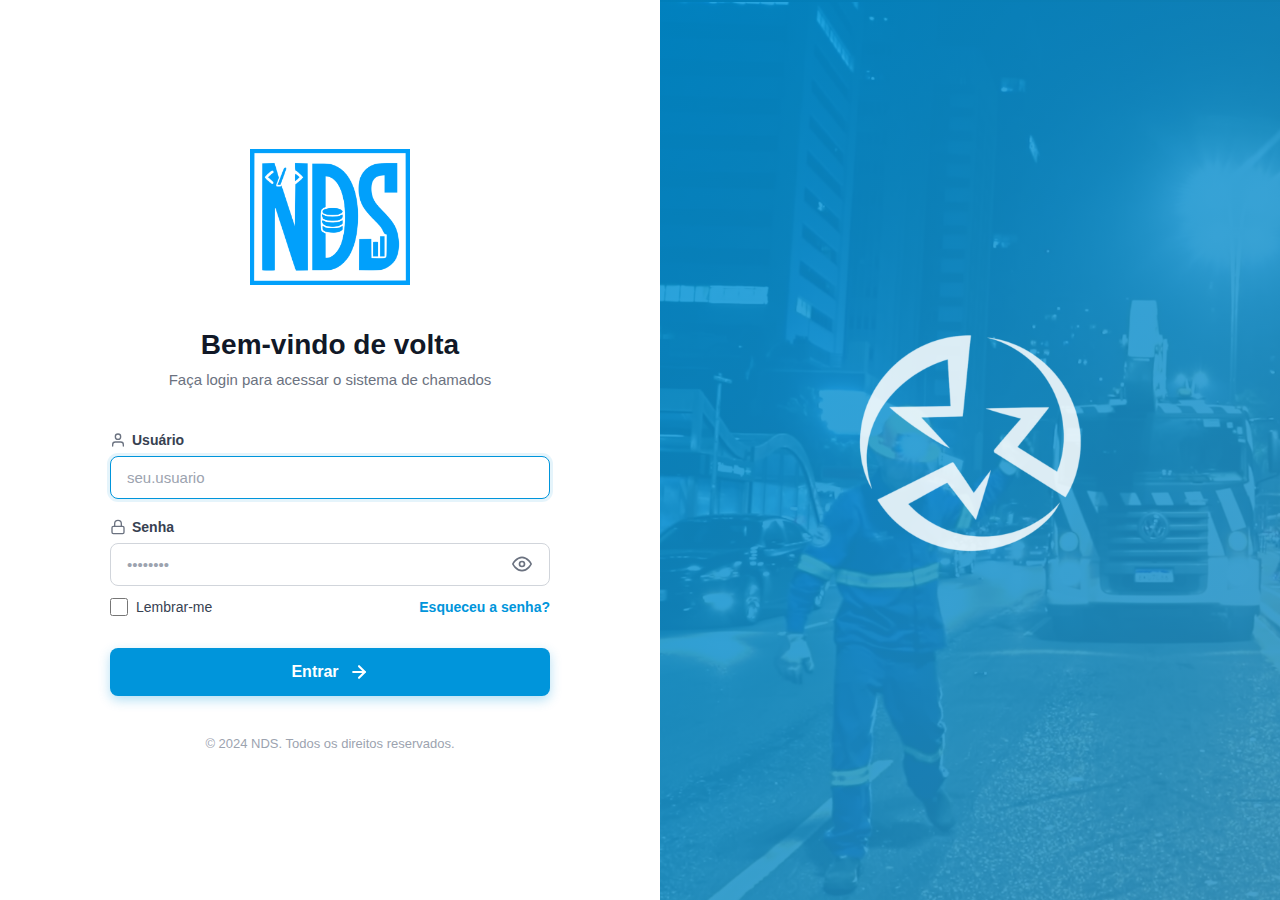
<file: modelos-teste/index.html>
<!DOCTYPE html>
<html lang="pt-BR">

<head>
    <meta charset="UTF-8">
    <meta name="viewport" content="width=device-width, initial-scale=1.0">
    <title>Sistema de Chamados - NDS</title>

    <!--
        CSS — Ordem de importação:
        1. 00-geral.css                    → Variáveis, reset, componentes globais
        2. 02-tela-principal.css           → Sidebar, layout, filtros, cards de chamados
        3. 03-novo-chamado-e-detalhes.css  → Formulário de novo chamado + tela de detalhes
        4. 04-etapas.css                   → Fluxo de etapas (workflow)
    -->
    <link rel="stylesheet" href="css/00-geral.css">
    <link rel="stylesheet" href="css/02-tela-principal.css">
    <link rel="stylesheet" href="css/03-novo-chamado-e-detalhes.css">
    <link rel="stylesheet" href="css/04-etapas.css">
    <link rel="stylesheet" href="css/06-user-search.css">

    <!-- Auth: verifica sessão antes de renderizar a página -->
    <script src="js/auth-integration.js"></script>
</head>

<body>

    <!-- =====================================================================
         OVERLAY DA SIDEBAR (Mobile)
         Fundo escuro que aparece quando a sidebar está aberta.
         Clicar nele fecha a sidebar. Gerenciado via JavaScript.
    ====================================================================== -->
    <div class="sidebar-overlay" id="sidebarOverlay"></div>


    <!-- =====================================================================
         SIDEBAR — NAVEGAÇÃO LATERAL
         Fixa na esquerda em desktop; desliza sobre a tela em mobile.
    ====================================================================== -->
    <aside class="sidebar" id="sidebar">

        <!-- Logo NDS -->
        <div class="logo">
            <img src="img/logo_nds.png" alt="Logo NDS" class="logo-nds">
        </div>

        <!-- Divisor abaixo do logo -->
        <div class="logo-divider"></div>

        <!-- Botão de ação principal: abrir formulário de novo chamado -->
        <button class="new-ticket-btn" id="btnNovoChamado" aria-label="Abrir formulário de novo chamado">
            <!-- Ícone de "+" -->
            <svg class="btn-icon" viewBox="0 0 24 24">
                <line x1="12" y1="5" x2="12" y2="19"></line>
                <line x1="5" y1="12" x2="19" y2="12"></line>
            </svg>
            Novo Chamado
        </button>

        <!-- Itens de navegação principal -->
        <nav class="nav-section" aria-label="Menu principal">
            <div class="nav-main">

                <!-- Dashboard -->
                <div class="nav-item active" data-page="dashboardPage" role="button" tabindex="0">
                    <span class="nav-icon">
                        <svg viewBox="0 0 24 24">
                            <rect x="3" y="3" width="7" height="7"></rect>
                            <rect x="14" y="3" width="7" height="7"></rect>
                            <rect x="14" y="14" width="7" height="7"></rect>
                            <rect x="3" y="14" width="7" height="7"></rect>
                        </svg>
                    </span>
                    <span>Dashboard</span>
                </div>

                <!-- Caixa de Entrada -->
                <div class="nav-item" data-page="caixaEntradaPage" role="button" tabindex="0">
                    <span class="nav-icon">
                        <svg viewBox="0 0 24 24">
                            <polyline points="22 12 16 12 14 15 10 15 8 12 2 12"></polyline>
                            <path
                                d="M5.45 5.11L2 12v6a2 2 0 0 0 2 2h16a2 2 0 0 0 2-2v-6l-3.45-6.89A2 2 0 0 0 16.76 4H7.24a2 2 0 0 0-1.79 1.11z">
                            </path>
                        </svg>
                    </span>
                    <span>Aguardando sua ação</span>
                    <span class="nav-badge" id="badgeEntrada" style="display:none;">0</span>
                </div>

                <!-- Caixa Log -->
                <div class="nav-item" data-page="caixaLogPage" role="button" tabindex="0">
                    <span class="nav-icon">
                        <svg viewBox="0 0 24 24">
                            <path d="M14 2H6a2 2 0 0 0-2 2v16a2 2 0 0 0 2 2h12a2 2 0 0 0 2-2V8z"></path>
                            <polyline points="14 2 14 8 20 8"></polyline>
                            <line x1="16" y1="13" x2="8" y2="13"></line>
                            <line x1="16" y1="17" x2="8" y2="17"></line>
                            <polyline points="10 9 9 9 8 9"></polyline>
                        </svg>
                    </span>
                    <span>Em andamento</span>
                    <span class="nav-badge" id="badgeLog" style="display:none;">0</span>
                </div>

                <!-- Caixa de Saída -->
                <div class="nav-item" data-page="caixaSaidaPage" role="button" tabindex="0">
                    <span class="nav-icon">
                        <svg viewBox="0 0 24 24">
                            <path d="M21 15v4a2 2 0 0 1-2 2H5a2 2 0 0 1-2-2v-4"></path>
                            <polyline points="7 10 12 15 17 10"></polyline>
                            <line x1="12" y1="15" x2="12" y2="3"></line>
                        </svg>
                    </span>
                    <span>Finalizados</span>
                    <span class="nav-badge" id="badgeSaida" style="display:none;">0</span>
                </div>

            </div>

            <!-- Divisor antes das configurações -->
            <div class="nav-divider"></div>

            <!-- Configurações (fixas no final da nav) -->
            <div class="nav-settings">
                <div class="nav-item" data-page="configPage" role="button" tabindex="0">
                    <span class="nav-icon">
                        <svg viewBox="0 0 24 24">
                            <circle cx="12" cy="12" r="3"></circle>
                            <path
                                d="M12 1v6m0 6v6m8.66-13.66l-4.24 4.24m-4.24 4.24l-4.24 4.24m13.66 0l-4.24-4.24m-4.24-4.24l-4.24-4.24">
                            </path>
                        </svg>
                    </span>
                    <span>Configurações</span>
                </div>
            </div>
        </nav>

        <!-- Perfil do usuário + botão de logout (rodapé da sidebar) -->
        <div class="sidebar-footer">
            <div class="user-profile">
                <!-- Iniciais do usuário (preenchidas via JavaScript) -->
                <div class="user-avatar" id="userAvatar">US</div>
                <div class="user-info">
                    <div class="user-name" id="userName">Usuário</div>
                    <div class="user-email" id="userEmail">Carregando...</div>
                </div>
                <!-- Botão de logout -->
                <button class="logout-btn" onclick="logout()" title="Sair do sistema" aria-label="Sair do sistema">
                    <svg viewBox="0 0 24 24">
                        <path d="M9 21H5a2 2 0 0 1-2-2V5a2 2 0 0 1 2-2h4"></path>
                        <polyline points="16 17 21 12 16 7"></polyline>
                        <line x1="21" y1="12" x2="9" y2="12"></line>
                    </svg>
                </button>
            </div>
        </div>

    </aside>
    <!-- /SIDEBAR -->


    <!-- =====================================================================
         CONTEÚDO PRINCIPAL
         Ocupa todo o espaço à direita da sidebar.
    ====================================================================== -->
    <main class="main-content">

        <!-- Cabeçalho mobile: visível apenas em telas pequenas -->
        <header class="mobile-header">
            <!-- Botão hambúrguer que abre/fecha a sidebar -->
            <button class="menu-toggle" id="menuToggle" aria-label="Abrir menu de navegação">
                <svg viewBox="0 0 24 24">
                    <line x1="3" y1="12" x2="21" y2="12"></line>
                    <line x1="3" y1="6" x2="21" y2="6"></line>
                    <line x1="3" y1="18" x2="21" y2="18"></line>
                </svg>
            </button>
            <h1 class="mobile-header-title">Sistema de Chamados</h1>
        </header>

        <!-- Área de conteúdo com scroll -->
        <div class="content">

            <!-- =============================================================
                 PÁGINA: DASHBOARD
                 Visível por padrão (classe .active). Conteúdo inserido via JS.
            ============================================================== -->
            <div id="dashboardPage" class="page-content active">
                <div class="page-header">
                    <h1 class="page-title">Dashboard</h1>
                </div>
                <div class="table-container">
                    <p>Conteúdo do dashboard...</p>
                </div>
            </div>

            <!-- =============================================================
                 PÁGINA: CAIXA DE ENTRADA
                 Lista chamados que aguardam ação do usuário logado.
            ============================================================== -->
            <div id="caixaEntradaPage" class="page-content">
                <div class="page-header">
                    <h1 class="page-title">Aguardando sua ação</h1>
                </div>

                <!-- Filtros de busca -->
                <div class="filters-container">
                    <div class="filter-group">
                        <input type="text" class="filter-input" id="filtroEntradaNumero"
                            placeholder="Buscar por número ou nome...">
                    </div>
                    <div class="filter-group">
                        <input type="date" class="filter-input" id="filtroEntradaData">
                    </div>
                    <div class="filter-group">
                        <select class="filter-select" id="filtroEntradaTipo">
                            <option value="">Todos os tipos</option>
                            <option value="manutencao">Manutenção</option>
                            <option value="pedido_anual">Pedido Anual</option>
                            <option value="pedido_avulso">Pedido Avulso</option>
                        </select>
                    </div>
                </div>

                <!-- Grade de cards — preenchida via JavaScript -->
                <div class="tickets-grid" id="ticketsEntradaGrid"></div>
            </div>

            <!-- =============================================================
                 PÁGINA: CAIXA LOG
                 Histórico de todos os chamados finalizados/arquivados.
            ============================================================== -->
            <div id="caixaLogPage" class="page-content">
                <div class="page-header">
                    <h1 class="page-title">Em andamento</h1>
                </div>

                <!-- Filtros de busca -->
                <div class="filters-container">
                    <div class="filter-group">
                        <input type="text" class="filter-input" id="filtroLogNumero"
                            placeholder="Buscar por número ou nome...">
                    </div>
                    <div class="filter-group">
                        <input type="date" class="filter-input" id="filtroLogData">
                    </div>
                    <div class="filter-group">
                        <select class="filter-select" id="filtroLogTipo">
                            <option value="">Todos os tipos</option>
                            <option value="manutencao">Manutenção</option>
                            <option value="pedido_anual">Pedido Anual</option>
                            <option value="pedido_avulso">Pedido Avulso</option>
                        </select>
                    </div>
                </div>

                <!-- Grade de cards — preenchida via JavaScript -->
                <div class="tickets-grid" id="ticketsLogGrid"></div>
            </div>

            <!-- =============================================================
                 PÁGINA: CAIXA DE SAÍDA
                 Chamados criados pelo usuário logado (acompanhamento).
            ============================================================== -->
            <div id="caixaSaidaPage" class="page-content">
                <div class="page-header">
                    <h1 class="page-title">Finalizados</h1>
                </div>

                <!-- Filtros de busca -->
                <div class="filters-container">
                    <div class="filter-group">
                        <input type="text" class="filter-input" id="filtroSaidaNumero"
                            placeholder="Buscar por número ou nome...">
                    </div>
                    <div class="filter-group">
                        <input type="date" class="filter-input" id="filtroSaidaData">
                    </div>
                    <div class="filter-group">
                        <select class="filter-select" id="filtroSaidaTipo">
                            <option value="">Todos os tipos</option>
                            <option value="manutencao">Manutenção</option>
                            <option value="pedido_anual">Pedido Anual</option>
                            <option value="pedido_avulso">Pedido Avulso</option>
                        </select>
                    </div>
                </div>

                <!-- Grade de cards — preenchida via JavaScript -->
                <div class="tickets-grid" id="ticketsSaidaGrid"></div>
            </div>

        </div>
        <!-- /ÁREA DE CONTEÚDO -->

    </main>
    <!-- /CONTEÚDO PRINCIPAL -->


    <!-- =====================================================================
         TELA SOBREPOSTA: NOVO CHAMADO
         Painel que cobre o conteúdo principal ao criar um chamado.
         Ativado via JavaScript (classe .active) ao clicar em "Novo Chamado".
    ====================================================================== -->
    <div class="new-ticket-screen" id="newTicketScreen">

        <!-- Cabeçalho fixo com botão voltar e título -->
        <div class="ticket-header">
            <div class="ticket-header-left">
                <button class="back-btn" id="btnVoltar" aria-label="Voltar para a lista">
                    <svg viewBox="0 0 24 24">
                        <line x1="19" y1="12" x2="5" y2="12"></line>
                        <polyline points="12 19 5 12 12 5"></polyline>
                    </svg>
                </button>
                <h2 class="ticket-title">Novo Chamado</h2>
            </div>
        </div>

        <!-- Formulário de criação de chamado -->
        <div class="ticket-form-container">
            <div class="ticket-form-card">
                <form id="newTicketForm">
                    <div class="form-grid">

                        <!-- CAMPO: TIPO DE CHAMADO -->
                        <div class="form-group">
                            <label class="form-label required">Tipo de Chamado</label>
                            <select class="form-select" id="ticketType" required>
                                <option value="">Selecione o tipo</option>
                                <option value="manutencao">Manutenção</option>
                                <option value="pedido_anual">Pedido Anual</option>
                                <option value="pedido_avulso">Pedido Avulso</option>
                            </select>
                        </div>

                        <!-- =====================================================
                             SEÇÃO: MANUTENÇÃO
                             Oculta por padrão; exibida quando tipo = "manutencao".
                        ====================================================== -->
                        <div class="ticket-fields hidden" id="manutencaoFields">
                            <h3 class="section-title">Detalhes da Manutenção</h3>

                            <!-- Linha com Unidade e Local lado a lado -->
                            <div class="form-row-2">
                                <div class="form-group">
                                    <label class="form-label required">Unidade</label>
                                    <select class="form-select" id="unidade">
                                        <option value="">Selecione</option>
                                        <option value="CANTEIRO ZONA OESTE">CANTEIRO ZONA OESTE</option>
                                        <option value="CANTEIRO ZONA LESTE">CANTEIRO ZONA LESTE</option>
                                        <option value="CANTEIRO ZONA SUL">CANTEIRO ZONA SUL</option>
                                        <option value="CANTEIRO CAIEIRAS">CANTEIRO CAIEIRAS</option>
                                        <option value="BOSQUE">BOSQUE</option>
                                        <option value="HUNGRIA">HUNGRIA</option>
                                    </select>
                                </div>

                                <div class="form-group">
                                    <label class="form-label required">Local</label>
                                    <select class="form-select" id="local">
                                        <option value="">Selecione</option>
                                        <option value="SALA">SALA</option>
                                        <option value="COZINHA">COZINHA</option>
                                        <option value="BANHEIRO">BANHEIRO</option>
                                        <option value="VESTIARIO">VESTIÁRIO</option>
                                        <option value="REFEITORIO">REFEITÓRIO</option>
                                        <option value="CPD">CPD</option>
                                        <option value="PATIO">PÁTIO</option>
                                        <option value="OUTRO">OUTRO</option>
                                    </select>
                                </div>
                            </div>

                            <!-- Campo extra: especificar local (exibido quando Local = "OUTRO") -->
                            <div class="form-group hidden" id="localOutroGroup">
                                <label class="form-label required">Especifique o Local</label>
                                <input type="text" class="form-input" id="localOutro" placeholder="Digite o local">
                            </div>

                            <!-- =====================================================
                                 CAMPO: SOLICITANTE (busca de usuário com autocomplete)
                                 O dropdown de sugestões e a lógica de seleção são
                                 gerenciados por js/user-search.js.
                                 O ID do usuário selecionado fica em #solicitanteId (hidden).
                            ====================================================== -->
                            <div class="form-group">
                                <label class="form-label required">Solicitante</label>
                                <div class="user-search-wrapper">
                                    <div class="user-search-input-wrapper">
                                        <!-- Ícone de lupa (estilizado em 06-user-search.css) -->
                                        <svg class="search-icon" viewBox="0 0 24 24">
                                            <circle cx="11" cy="11" r="8"></circle>
                                            <line x1="21" y1="21" x2="16.65" y2="16.65"></line>
                                        </svg>
                                        <input
                                            type="text"
                                            class="user-search-input"
                                            id="solicitanteSearch"
                                            placeholder="Pesquisar por nome ou matrícula..."
                                            autocomplete="off"
                                        >
                                    </div>
                                    <!-- Dropdown de sugestões (preenchido via js/user-search.js) -->
                                    <div class="user-search-dropdown" id="solicitanteDropdown" role="listbox"></div>
                                    <!-- Chip exibido após seleção do usuário -->
                                    <div class="user-selected-chip" id="solicitanteChip">
                                        <div class="chip-avatar" id="solicitanteChipAvatar">--</div>
                                        <span class="chip-name" id="solicitanteChipName"></span>
                                        <button type="button" class="chip-remove" id="solicitanteChipRemove" aria-label="Remover seleção">
                                            <svg viewBox="0 0 24 24">
                                                <line x1="18" y1="6" x2="6" y2="18"></line>
                                                <line x1="6" y1="6" x2="18" y2="18"></line>
                                            </svg>
                                        </button>
                                    </div>
                                    <!-- Campo oculto que armazena o ID do usuário selecionado -->
                                    <input type="hidden" id="solicitanteId" name="solicitanteId">
                                </div>
                            </div>

                            <!-- =====================================================
                                 CAMPO: E-MAIL DO SOLICITANTE
                                 Campo livre para digitação do e-mail de contato.
                            ====================================================== -->
                            <div class="form-group">
                                <label class="form-label required">E-mail do Solicitante</label>
                                <input
                                    type="email"
                                    class="form-input"
                                    id="emailSolicitante"
                                    name="emailSolicitante"
                                    placeholder="exemplo@empresa.com.br"
                                    autocomplete="email"
                                >
                            </div>

                            <!-- Checkboxes: tipo de manutenção (múltipla seleção) -->
                            <div class="form-group">
                                <label class="form-label required">Tipo de Manutenção (Selecione uma ou mais)</label>
                                <div class="tipo-manutencao-checkboxes">
                                    <label class="tipo-checkbox">
                                        <input type="checkbox" name="tipoManutencao" value="ELÉTRICA">
                                        <span>Elétrica</span>
                                    </label>
                                    <label class="tipo-checkbox">
                                        <input type="checkbox" name="tipoManutencao" value="HIDRÁULICA">
                                        <span>Hidráulica</span>
                                    </label>
                                    <label class="tipo-checkbox">
                                        <input type="checkbox" name="tipoManutencao" value="PINTURA">
                                        <span>Pintura</span>
                                    </label>
                                    <label class="tipo-checkbox">
                                        <input type="checkbox" name="tipoManutencao" value="CARPINTARIA">
                                        <span>Carpintaria</span>
                                    </label>
                                    <label class="tipo-checkbox">
                                        <input type="checkbox" name="tipoManutencao" value="LIMPEZA">
                                        <span>Limpeza</span>
                                    </label>
                                    <label class="tipo-checkbox">
                                        <input type="checkbox" name="tipoManutencao" value="OUTRO" id="checkOutroTipo">
                                        <span>Outro</span>
                                    </label>
                                </div>
                            </div>

                            <!-- Campo extra: especificar tipo (exibido quando "Outro" está marcado) -->
                            <div class="form-group hidden" id="tipoManutencaoOutroGroup">
                                <label class="form-label required">Especifique o Tipo de Manutenção</label>
                                <input type="text" class="form-input" id="tipoManutencaoOutro"
                                    placeholder="Digite o tipo de manutenção">
                            </div>

                            <!-- Título do chamado -->
                            <div class="form-group">
                                <label class="form-label required">Título</label>
                                <input type="text" class="form-input" id="tituloManutencao"
                                    placeholder="Breve descrição do problema">
                            </div>

                            <!-- Observação detalhada -->
                            <div class="form-group">
                                <label class="form-label required">Observação Detalhada</label>
                                <textarea class="form-textarea" id="observacaoManutencao"
                                    placeholder="Descreva detalhadamente o problema..."></textarea>
                            </div>

                            <!-- Upload de foto (opcional) -->
                            <div class="form-group">
                                <label class="form-label">Foto (Opcional)</label>
                                <div class="file-upload">
                                    <label for="fotoUpload" class="file-upload-btn">
                                        <svg viewBox="0 0 24 24">
                                            <path d="M21 15v4a2 2 0 0 1-2 2H5a2 2 0 0 1-2-2v-4"></path>
                                            <polyline points="17 8 12 3 7 8"></polyline>
                                            <line x1="12" y1="3" x2="12" y2="15"></line>
                                        </svg>
                                        Selecionar Foto
                                    </label>
                                    <input type="file" id="fotoUpload" accept="image/*" style="display: none;">
                                    <span class="file-name" id="fileName">Nenhum arquivo selecionado</span>
                                </div>
                            </div>
                        </div>
                        <!-- /SEÇÃO MANUTENÇÃO -->

                        <!-- =====================================================
                             SEÇÃO: PEDIDO ANUAL
                             Oculta por padrão; exibida quando tipo = "pedido_anual".
                        ====================================================== -->
                        <div class="ticket-fields hidden" id="pedidoAnualFields">
                            <h3 class="section-title">Detalhes do Pedido Anual</h3>

                            <div class="form-group">
                                <label class="form-label required">Descrição do Item</label>
                                <input type="text" class="form-input" id="descricaoPedidoAnual"
                                    placeholder="Ex: Notebooks para laboratório">
                            </div>

                            <div class="form-group">
                                <label class="form-label required">Quantidade</label>
                                <input type="number" class="form-input" id="quantidadePedidoAnual" min="1"
                                    placeholder="0">
                            </div>

                            <div class="form-group">
                                <label class="form-label required">Justificativa</label>
                                <textarea class="form-textarea" id="justificativaPedidoAnual"
                                    placeholder="Explique a necessidade deste pedido..."></textarea>
                            </div>

                            <div class="form-group">
                                <label class="form-label">Documento Anexo (Opcional)</label>
                                <div class="file-upload">
                                    <label for="documentoPedidoAnual" class="file-upload-btn">
                                        <svg viewBox="0 0 24 24">
                                            <path d="M21 15v4a2 2 0 0 1-2 2H5a2 2 0 0 1-2-2v-4"></path>
                                            <polyline points="17 8 12 3 7 8"></polyline>
                                            <line x1="12" y1="3" x2="12" y2="15"></line>
                                        </svg>
                                        Selecionar Documento
                                    </label>
                                    <input type="file" id="documentoPedidoAnual" accept=".pdf,.doc,.docx"
                                        style="display: none;">
                                    <span class="file-name" id="fileNameAnual">Nenhum arquivo selecionado</span>
                                </div>
                            </div>
                        </div>
                        <!-- /SEÇÃO PEDIDO ANUAL -->

                        <!-- =====================================================
                             SEÇÃO: PEDIDO AVULSO
                             Oculta por padrão; exibida quando tipo = "pedido_avulso".
                        ====================================================== -->
                        <div class="ticket-fields hidden" id="pedidoAvulsoFields">
                            <h3 class="section-title">Detalhes do Pedido Avulso</h3>

                            <div class="form-group">
                                <label class="form-label required">Item Solicitado</label>
                                <input type="text" class="form-input" id="itemPedidoAvulso" placeholder="Ex: Papel A4">
                            </div>

                            <div class="form-group">
                                <label class="form-label required">Quantidade</label>
                                <input type="number" class="form-input" id="quantidadePedidoAvulso" min="1"
                                    placeholder="0">
                            </div>

                            <div class="form-group">
                                <label class="form-label required">Urgência</label>
                                <select class="form-select" id="urgenciaPedidoAvulso">
                                    <option value="">Selecione</option>
                                    <option value="BAIXA">Baixa</option>
                                    <option value="MÉDIA">Média</option>
                                    <option value="ALTA">Alta</option>
                                    <option value="URGENTE">Urgente</option>
                                </select>
                            </div>

                            <div class="form-group">
                                <label class="form-label required">Motivo</label>
                                <textarea class="form-textarea" id="motivoPedidoAvulso"
                                    placeholder="Explique o motivo deste pedido avulso..."></textarea>
                            </div>

                            <div class="form-group">
                                <label class="form-label">Documento Anexo (Opcional)</label>
                                <div class="file-upload">
                                    <label for="documentoPedidoAvulso" class="file-upload-btn">
                                        <svg viewBox="0 0 24 24">
                                            <path d="M21 15v4a2 2 0 0 1-2 2H5a2 2 0 0 1-2-2v-4"></path>
                                            <polyline points="17 8 12 3 7 8"></polyline>
                                            <line x1="12" y1="3" x2="12" y2="15"></line>
                                        </svg>
                                        Selecionar Documento
                                    </label>
                                    <input type="file" id="documentoPedidoAvulso" accept=".pdf,.doc,.docx"
                                        style="display: none;">
                                    <span class="file-name" id="fileNameAvulso">Nenhum arquivo selecionado</span>
                                </div>
                            </div>
                        </div>
                        <!-- /SEÇÃO PEDIDO AVULSO -->

                    </div>
                    <!-- /form-grid -->

                    <!-- Botões de ação do formulário -->
                    <div class="form-actions">
                        <button type="button" class="btn-cancel" id="btnCancelar">Cancelar</button>
                        <button type="submit" class="btn-submit">Criar Chamado</button>
                    </div>

                </form>
            </div>
        </div>

    </div>
    <!-- /TELA NOVO CHAMADO -->


    <!-- =====================================================================
         TELA SOBREPOSTA: DETALHES DO CHAMADO
         Desliza da direita para a esquerda ao selecionar um card.
         Ativada via JavaScript (classe .active).
    ====================================================================== -->
    <div class="chamado-detalhes-screen" id="ticketDetailsScreen">

        <div class="chamado-detalhes-header">
            <div class="chamado-detalhes-header-left">

                <button class="chamado-voltar-btn" id="btnVoltarDetalhes" aria-label="Voltar para a lista">
                    <svg viewBox="0 0 24 24" fill="none" stroke="currentColor" stroke-width="2.5" stroke-linecap="round"
                        stroke-linejoin="round">
                        <polyline points="15 18 9 12 15 6"></polyline>
                    </svg>
                    Voltar
                </button>

                <div class="chamado-detalhes-titulo-wrapper">
                    <div class="chamado-detalhes-top">
                        <h2 class="chamado-detalhes-numero" id="detailsTicketNumber">#20260001</h2>
                        <span class="chamado-detalhes-badge" id="detailsStatusBadge">Em andamento</span>
                    </div>
                    <p class="chamado-detalhes-titulo" id="detailsTicketTitle">Título do Chamado</p>
                </div>
            </div>
        </div>

        <div class="chamado-progresso-wrapper">
            <div class="chamado-progresso-scroll">
                <div class="chamado-progresso-linha" id="progressoLinha"></div>
            </div>
        </div>

        <div class="chamado-etapa-atual-panel" id="etapaAtualPanel">
            <div class="chamado-etapa-atual-info">
                <div class="chamado-etapa-atual-icone" id="etapaAtualIcone">2</div>
                <div>
                    <p class="chamado-etapa-atual-label">Etapa atual</p>
                    <h3 class="chamado-etapa-atual-titulo" id="etapaAtualTitulo">Agendamento da Avaliação</h3>
                    <p class="chamado-etapa-atual-resp">
                        Responsável: <strong id="etapaAtualResponsavel">Administração de Manutenção</strong>
                    </p>
                </div>
            </div>
            <div id="etapaAtualPermissao" class="chamado-etapa-sem-permissao">
                Sem permissão para atender esta etapa
            </div>
        </div>

        <div class="chamado-abas-wrapper">

            <div class="chamado-abas-nav" role="tablist">

                <button class="chamado-aba-btn active" data-aba="mensagens" role="tab" aria-selected="true">
                    <svg viewBox="0 0 24 24" fill="none" stroke="currentColor" stroke-width="2" stroke-linecap="round"
                        stroke-linejoin="round">
                        <path d="M21 15a2 2 0 0 1-2 2H7l-4 4V5a2 2 0 0 1 2-2h14a2 2 0 0 1 2 2z"></path>
                    </svg>
                    Mensagens
                    <span class="chamado-aba-badge" id="badgeMensagens">0</span>
                </button>

                <button class="chamado-aba-btn" data-aba="formulario" role="tab" aria-selected="false">
                    <svg viewBox="0 0 24 24" fill="none" stroke="currentColor" stroke-width="2" stroke-linecap="round"
                        stroke-linejoin="round">
                        <path d="M14 2H6a2 2 0 0 0-2 2v16a2 2 0 0 0 2 2h12a2 2 0 0 0 2-2V8z"></path>
                        <polyline points="14 2 14 8 20 8"></polyline>
                        <line x1="16" y1="13" x2="8" y2="13"></line>
                        <line x1="16" y1="17" x2="8" y2="17"></line>
                    </svg>
                    Formulário
                </button>

                <button class="chamado-aba-btn" data-aba="anexos" role="tab" aria-selected="false">
                    <svg viewBox="0 0 24 24" fill="none" stroke="currentColor" stroke-width="2" stroke-linecap="round"
                        stroke-linejoin="round">
                        <path
                            d="M21.44 11.05l-9.19 9.19a6 6 0 0 1-8.49-8.49l9.19-9.19a4 4 0 0 1 5.66 5.66l-9.2 9.19a2 2 0 0 1-2.83-2.83l8.49-8.48">
                        </path>
                    </svg>
                    Anexos
                </button>
            </div>

            <div class="chamado-aba-conteudo active" id="aba-mensagens" role="tabpanel">
                <div class="chamado-mensagens-lista" id="historyMessages"></div>
            </div>

            <div class="chamado-aba-conteudo" id="aba-formulario" role="tabpanel">
                <div id="chamadoFormularioContainer"></div>
            </div>

            <div class="chamado-aba-conteudo" id="aba-anexos" role="tabpanel">
                <div class="chamado-anexos-lista" id="chamadoAnexosLista">
                    <div class="chamado-sem-anexos">
                        <svg viewBox="0 0 24 24" fill="none" stroke="currentColor" stroke-width="1.5"
                            stroke-linecap="round">
                            <path
                                d="M21.44 11.05l-9.19 9.19a6 6 0 0 1-8.49-8.49l9.19-9.19a4 4 0 0 1 5.66 5.66l-9.2 9.19a2 2 0 0 1-2.83-2.83l8.49-8.48">
                            </path>
                        </svg>
                        <p>Nenhum anexo enviado</p>
                    </div>
                </div>
            </div>

        </div>
        <!-- /ABAS -->

    </div>
    <!-- /TELA DETALHES DO CHAMADO -->


    <!-- Scripts (carregados no final para não bloquear a renderização) -->
    <script src="js/fluxo-chamados.js"></script>
    <script src="js/renderizador-etapas.js"></script>
    <script src="js/user-search.js"></script>
    <script src="js/script.js"></script>
    <script src="js/user-search.js"></script>

</body>

</html>
</file>
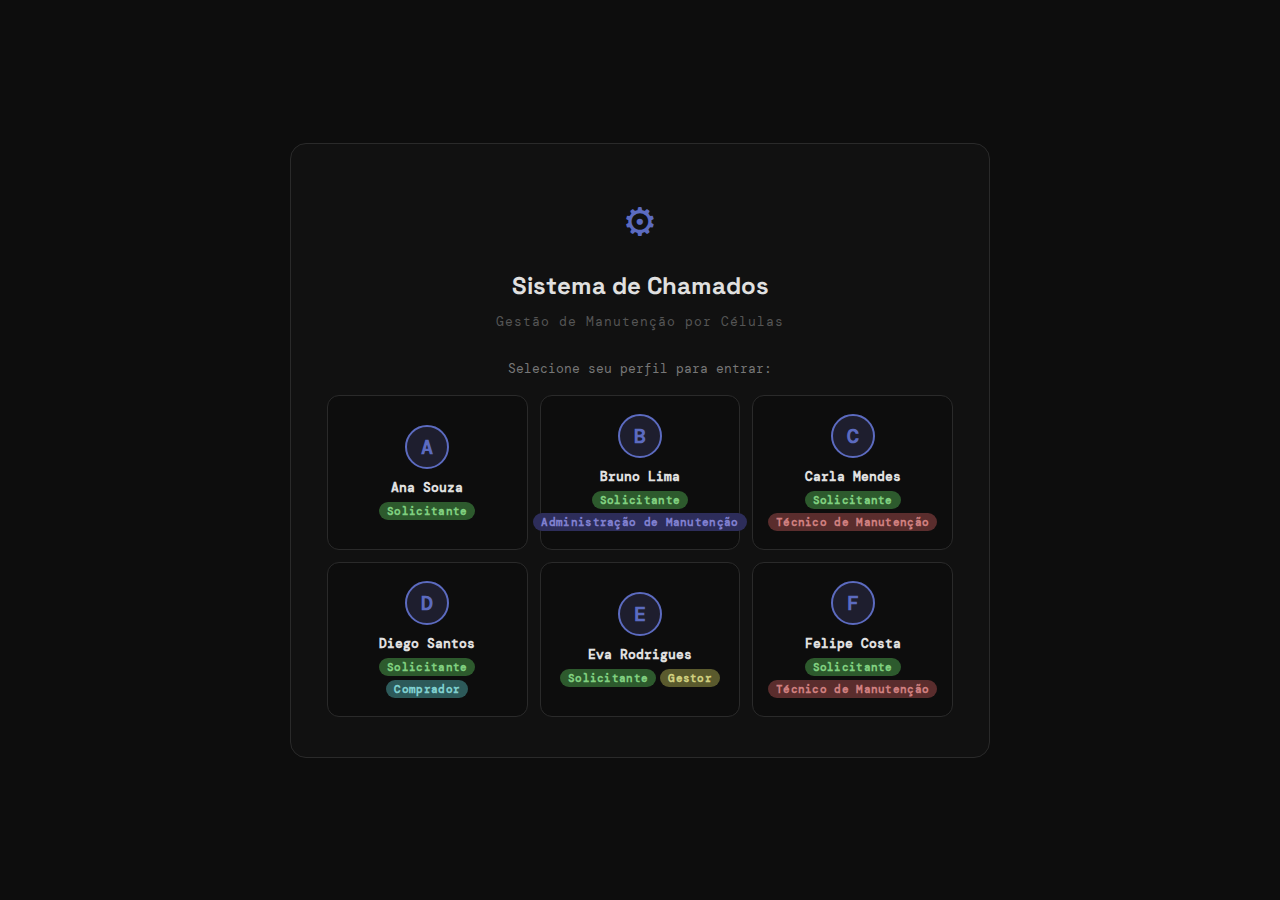
<file: novo/index.html>
<!DOCTYPE html>
<html lang="pt-BR">

<head>
  <meta charset="UTF-8">
  <meta name="viewport" content="width=device-width, initial-scale=1.0">
  <title>Sistema de Chamados — Gestão de Manutenção</title>
  <link
    href="https://fonts.googleapis.com/css2?family=DM+Mono:ital,wght@0,300;0,400;0,500;1,400&family=Space+Grotesk:wght@400;500;600;700&display=swap"
    rel="stylesheet">
  <style>
    *,
    *::before,
    *::after {
      box-sizing: border-box;
      margin: 0;
      padding: 0;
    }

    :root {
      --bg: #0d0d0d;
      --bg1: #111111;
      --bg2: #1a1a1a;
      --border: #1e1e1e;
      --border2: #2a2a2a;
      --text: #e0e0e0;
      --muted: #555;
      --muted2: #888;
      --accent: #5c6bc0;
      --accent-l: #7f7fcf;
      --green: #4caf50;
      --red: #ef5350;
      --yellow: #ffa726;
      --mono: 'DM Mono', 'Courier New', monospace;
      --sans: 'Space Grotesk', sans-serif;
    }

    body {
      background: var(--bg);
      color: var(--text);
      font-family: var(--mono);
      min-height: 100vh;
      font-size: 14px;
      line-height: 1.5;
    }

    /* ── NOTIFICAÇÃO ── */
    #notif {
      position: fixed;
      top: 16px;
      right: 16px;
      z-index: 9999;
      padding: 12px 20px;
      border-radius: 8px;
      border: 1px solid;
      font-size: 14px;
      font-weight: 600;
      box-shadow: 0 4px 20px rgba(0, 0, 0, .5);
      transition: opacity .3s, transform .3s;
      display: none;
      align-items: center;
      gap: 8px;
      max-width: 340px;
    }

    #notif.show {
      display: flex;
    }

    #notif.ok {
      background: #1e4d2b;
      border-color: #2d7a47;
      color: #7fcf7f;
    }

    #notif.erro {
      background: #4d1e1e;
      border-color: #7a2d2d;
      color: #cf7f7f;
    }

    /* ── HEADER ── */
    #header {
      background: var(--bg1);
      border-bottom: 1px solid var(--border2);
      padding: 14px 28px;
      display: flex;
      justify-content: space-between;
      align-items: center;
      position: sticky;
      top: 0;
      z-index: 100;
    }

    .header-logo {
      display: flex;
      align-items: center;
      gap: 14px;
    }

    .logo-icon {
      font-size: 28px;
      color: var(--accent);
    }

    .logo-title {
      font-weight: 700;
      font-size: 15px;
      letter-spacing: 2px;
      color: var(--text);
    }

    .logo-sub {
      font-size: 11px;
      color: var(--muted);
      letter-spacing: 1px;
    }

    .header-user {
      display: flex;
      align-items: center;
      gap: 16px;
    }

    .user-info {
      text-align: right;
    }

    .user-name {
      font-weight: 700;
      font-size: 14px;
      color: var(--text);
    }

    .user-cats {
      display: flex;
      gap: 6px;
      justify-content: flex-end;
      margin-top: 4px;
      flex-wrap: wrap;
    }

    /* ── MAIN ── */
    main {
      max-width: 1100px;
      margin: 0 auto;
      padding: 24px 20px;
    }

    /* ── TELAS ── */
    .screen {
      display: none;
    }

    .screen.active {
      display: block;
    }

    /* ── LOGIN ── */
    #screen-login {
      min-height: 100vh;
      background: var(--bg);
      display: none;
      align-items: center;
      justify-content: center;
      padding: 20px;
    }

    #screen-login.active {
      display: flex;
    }

    .login-box {
      background: var(--bg1);
      border: 1px solid var(--border2);
      border-radius: 16px;
      padding: 40px 36px;
      max-width: 700px;
      width: 100%;
      text-align: center;
    }

    .login-icon {
      font-size: 48px;
      margin-bottom: 12px;
      color: var(--accent);
    }

    .login-title {
      font-size: 24px;
      font-weight: 700;
      color: var(--text);
      margin-bottom: 8px;
      font-family: var(--sans);
    }

    .login-sub {
      color: var(--muted);
      font-size: 13px;
      letter-spacing: 1px;
      margin-bottom: 28px;
    }

    .login-instr {
      color: #777;
      font-size: 13px;
      margin-bottom: 16px;
    }

    .login-grid {
      display: grid;
      grid-template-columns: repeat(auto-fill, minmax(180px, 1fr));
      gap: 12px;
    }

    .login-card {
      background: var(--bg);
      border: 1px solid var(--border2);
      border-radius: 12px;
      padding: 18px 12px;
      cursor: pointer;
      transition: border-color .2s, transform .15s, box-shadow .2s;
      color: var(--text);
      font-family: var(--mono);
    }

    .login-card:hover {
      border-color: var(--accent);
      transform: translateY(-2px);
      box-shadow: 0 6px 20px rgba(92, 107, 192, .2);
    }

    .login-avatar {
      width: 44px;
      height: 44px;
      border-radius: 50%;
      background: #1e1e2e;
      border: 2px solid var(--accent);
      display: flex;
      align-items: center;
      justify-content: center;
      font-size: 20px;
      font-weight: 700;
      color: var(--accent);
      margin: 0 auto 10px;
    }

    .login-name {
      font-weight: 600;
      font-size: 13px;
      color: var(--text);
    }

    .login-tags {
      display: flex;
      flex-wrap: wrap;
      gap: 4px;
      justify-content: center;
      margin-top: 6px;
    }

    /* ── PÁGINA GENÉRICA ── */
    .page-wrap {
      display: flex;
      flex-direction: column;
      gap: 20px;
    }

    .page-header {
      display: flex;
      align-items: center;
      gap: 16px;
      flex-wrap: wrap;
    }

    .page-title {
      font-size: 20px;
      font-weight: 700;
      color: var(--text);
      font-family: var(--sans);
    }

    .page-sub {
      font-size: 13px;
      color: #666;
      margin-top: 4px;
    }

    /* ── BOTÕES ── */
    .btn-sair {
      background: var(--bg2);
      border: 1px solid #333;
      color: var(--muted2);
      padding: 6px 14px;
      border-radius: 6px;
      cursor: pointer;
      font-size: 13px;
      font-family: var(--mono);
      transition: border-color .2s, color .2s;
    }

    .btn-sair:hover {
      border-color: var(--accent);
      color: var(--text);
    }

    .btn-voltar {
      background: none;
      border: 1px solid #333;
      color: var(--muted2);
      padding: 8px 14px;
      border-radius: 8px;
      cursor: pointer;
      font-size: 13px;
      font-family: var(--mono);
      transition: border-color .2s;
      white-space: nowrap;
    }

    .btn-voltar:hover {
      border-color: var(--accent);
      color: var(--text);
    }

    .btn-primary {
      background: var(--accent);
      border: none;
      color: #fff;
      padding: 10px 20px;
      border-radius: 8px;
      cursor: pointer;
      font-weight: 700;
      font-size: 14px;
      letter-spacing: .5px;
      font-family: var(--mono);
      transition: opacity .2s, transform .15s;
    }

    .btn-primary:hover {
      opacity: .88;
      transform: translateY(-1px);
    }

    .btn-primary:disabled {
      opacity: .4;
      cursor: not-allowed;
      transform: none;
    }

    .btn-secondary {
      background: var(--bg2);
      border: 1px solid #333;
      color: #aaa;
      padding: 10px 20px;
      border-radius: 8px;
      cursor: pointer;
      font-size: 14px;
      font-family: var(--mono);
      transition: border-color .2s;
    }

    .btn-secondary:hover {
      border-color: var(--muted);
    }

    /* ── FILTROS ── */
    .filtro-row {
      display: flex;
      gap: 8px;
      flex-wrap: wrap;
    }

    .filtro-btn {
      background: var(--bg2);
      border: 1px solid #2a2a2a;
      color: #666;
      padding: 7px 14px;
      border-radius: 20px;
      cursor: pointer;
      font-size: 13px;
      font-family: var(--mono);
      transition: all .2s;
    }

    .filtro-btn:hover {
      border-color: var(--accent);
      color: var(--accent-l);
    }

    .filtro-btn.active {
      background: #1e1e2e;
      border-color: var(--accent);
      color: var(--accent-l);
    }

    /* ── CARDS ── */
    .cards-grid {
      display: grid;
      grid-template-columns: repeat(auto-fill, minmax(320px, 1fr));
      gap: 16px;
    }

    .card {
      background: var(--bg1);
      border: 1px solid var(--border);
      border-radius: 12px;
      padding: 18px;
      cursor: pointer;
      transition: border-color .2s, box-shadow .2s, transform .15s;
      position: relative;
      overflow: hidden;
    }

    .card:hover {
      transform: translateY(-2px);
      box-shadow: 0 8px 24px rgba(0, 0, 0, .4);
    }

    .card.destaque {
      border-color: var(--accent);
      box-shadow: 0 0 0 1px rgba(92, 107, 192, .18), 0 4px 20px rgba(92, 107, 192, .15);
    }

    .card.encerrado {
      opacity: .7;
      border-color: #1e2e1e;
    }

    .card-badge {
      position: absolute;
      top: 0;
      right: 0;
      background: var(--accent);
      color: #fff;
      font-size: 11px;
      font-weight: 700;
      padding: 4px 10px;
      border-radius: 0 12px 0 8px;
    }

    .card-top {
      display: flex;
      justify-content: space-between;
      align-items: center;
      margin-bottom: 10px;
    }

    .card-id {
      font-size: 12px;
      color: var(--muted);
      font-weight: 700;
      letter-spacing: 1px;
    }

    .card-title {
      font-weight: 700;
      font-size: 15px;
      color: var(--text);
      margin-bottom: 10px;
      line-height: 1.4;
      font-family: var(--sans);
    }

    .card-meta {
      display: flex;
      gap: 14px;
      font-size: 12px;
      color: var(--muted);
      margin-bottom: 10px;
      flex-wrap: wrap;
    }

    .card-step {
      background: var(--bg2);
      border-radius: 8px;
      padding: 8px 12px;
      margin-bottom: 10px;
    }

    .card-step-num {
      font-size: 11px;
      color: var(--accent);
      font-weight: 700;
      letter-spacing: 1px;
    }

    .card-step-name {
      font-size: 13px;
      color: #aaa;
      margin-top: 2px;
    }

    /* ── STATUS TAG ── */
    .status-tag {
      font-size: 11px;
      font-weight: 700;
      padding: 3px 10px;
      border-radius: 12px;
      letter-spacing: .5px;
      white-space: nowrap;
    }

    .status-open {
      background: #1e2a3a;
      color: #5c9bc0;
    }

    .status-done {
      background: #1e2e1e;
      color: #5cb05c;
    }

    /* ── PROGRESSO ── */
    .progress-wrap {
      height: 4px;
      background: var(--bg2);
      border-radius: 2px;
      margin-top: 10px;
      overflow: hidden;
    }

    .progress-bar {
      height: 100%;
      border-radius: 2px;
      transition: width .4s ease;
    }

    .vazio {
      text-align: center;
      padding: 60px 20px;
      color: var(--muted);
    }

    .vazio-icon {
      font-size: 48px;
      margin-bottom: 12px;
      opacity: .3;
    }

    .vazio-msg {
      color: var(--muted2);
    }

    /* ── FORM ── */
    .form-box {
      background: var(--bg1);
      border: 1px solid var(--border);
      border-radius: 12px;
      padding: 24px;
      max-width: 700px;
    }

    label.lbl {
      display: block;
      font-size: 12px;
      color: #666;
      margin-bottom: 6px;
      letter-spacing: .5px;
      font-weight: 600;
    }

    input.inp,
    textarea.inp {
      width: 100%;
      background: var(--bg);
      border: 1px solid var(--border2);
      border-radius: 8px;
      padding: 10px 12px;
      color: var(--text);
      font-size: 14px;
      margin-bottom: 16px;
      outline: none;
      font-family: var(--mono);
      transition: border-color .2s;
    }

    input.inp:focus,
    textarea.inp:focus {
      border-color: var(--accent);
    }

    textarea.inp {
      resize: vertical;
    }

    .etapa-banner {
      background: #1e1e2e;
      border: 1px solid #2a2a3e;
      border-radius: 8px;
      padding: 10px 14px;
      margin-bottom: 20px;
      display: flex;
      gap: 12px;
      align-items: center;
    }

    .etapa-num-big {
      font-size: 11px;
      font-weight: 700;
      color: var(--accent);
      letter-spacing: 1px;
    }

    .etapa-nome-big {
      font-size: 14px;
      color: #9fa8da;
    }

    /* ── BARRA ETAPAS ── */
    .steps-bar {
      display: flex;
      overflow-x: auto;
      gap: 0;
      background: var(--bg1);
      border: 1px solid var(--border);
      border-radius: 12px;
      padding: 12px 16px;
      scrollbar-width: thin;
      scrollbar-color: var(--border2) transparent;
    }

    .steps-bar::-webkit-scrollbar {
      height: 4px;
    }

    .steps-bar::-webkit-scrollbar-track {
      background: transparent;
    }

    .steps-bar::-webkit-scrollbar-thumb {
      background: var(--border2);
      border-radius: 2px;
    }

    .step-item {
      display: flex;
      flex-direction: column;
      align-items: center;
      min-width: 80px;
      padding: 0 8px;
      text-align: center;
      gap: 4px;
    }

    .step-circle {
      width: 28px;
      height: 28px;
      border-radius: 50%;
      display: flex;
      align-items: center;
      justify-content: center;
      font-size: 12px;
      font-weight: 700;
      color: var(--bg);
    }

    .step-label {
      font-size: 10px;
      line-height: 1.3;
    }

    .step-item.past .step-circle {
      background: var(--green);
    }

    .step-item.past .step-label {
      color: var(--green);
    }

    .step-item.current .step-circle {
      background: var(--accent-l);
    }

    .step-item.current .step-label {
      color: var(--accent-l);
    }

    .step-item.future .step-circle {
      background: #333;
    }

    .step-item.future .step-label {
      color: #333;
    }

    /* ── ETAPA ATUAL BOX ── */
    .current-step-box {
      background: var(--bg1);
      border: 1px solid #2a2a3e;
      border-radius: 12px;
      padding: 20px;
      display: flex;
      justify-content: space-between;
      align-items: center;
      gap: 16px;
      flex-wrap: wrap;
    }

    .current-step-num {
      font-weight: 700;
      font-size: 15px;
      color: #9fa8da;
      font-family: var(--sans);
    }

    .current-step-desc {
      color: #666;
      font-size: 13px;
      margin-top: 4px;
    }

    .btn-atender {
      background: var(--accent);
      color: #fff;
      border: none;
      padding: 12px 22px;
      border-radius: 8px;
      cursor: pointer;
      font-weight: 700;
      font-size: 14px;
      white-space: nowrap;
      font-family: var(--mono);
      transition: opacity .2s, transform .15s;
    }

    .btn-atender:hover {
      opacity: .88;
      transform: translateY(-1px);
    }

    .sem-permissao {
      font-size: 12px;
      color: var(--muted);
      padding: 10px 14px;
      background: var(--bg2);
      border-radius: 8px;
      border: 1px solid var(--border2);
    }

    /* ── FORM ATENDER ── */
    .form-atender {
      background: var(--bg1);
      border: 1px solid #2a2a3e;
      border-radius: 12px;
      padding: 24px;
    }

    .form-atender h3 {
      color: var(--text);
      margin-bottom: 16px;
      font-size: 15px;
      font-family: var(--sans);
    }

    .btn-opcao {
      flex: 1;
      background: var(--bg2);
      border: 1px solid #333;
      color: var(--muted2);
      padding: 10px 16px;
      border-radius: 8px;
      cursor: pointer;
      font-size: 13px;
      font-weight: 600;
      font-family: var(--mono);
      transition: all .2s;
    }

    .btn-opcao:hover {
      border-color: var(--muted);
    }

    .btn-opcao.ativo-verde {
      background: #1a2a1a;
      border-color: var(--green);
      color: #7fcf7f;
    }

    .btn-opcao.ativo-vermelho {
      background: #2a1a1a;
      border-color: var(--red);
      color: #cf7f7f;
    }

    .stock-hint {
      margin-top: 8px;
      font-size: 13px;
      color: var(--muted2);
    }

    /* ── ESTRELAS ── */
    .estrela-btn {
      background: none;
      border: none;
      cursor: pointer;
      font-size: 28px;
      transition: transform .15s;
      padding: 2px;
    }

    .estrela-btn:hover {
      transform: scale(1.2);
    }

    /* ── HISTÓRICO ── */
    .historico-wrap {
      display: flex;
      flex-direction: column;
      gap: 14px;
    }

    .historico-title {
      font-size: 15px;
      font-weight: 700;
      color: var(--muted2);
      letter-spacing: 1px;
      padding-bottom: 8px;
      border-bottom: 1px solid var(--border);
      font-family: var(--sans);
    }

    .msg-card {
      background: var(--bg1);
      border: 1px solid var(--border);
      border-left: 3px solid var(--accent);
      border-radius: 10px;
      padding: 16px 18px;
      animation: fadeIn .3s ease;
    }

    @keyframes fadeIn {
      from {
        opacity: 0;
        transform: translateY(6px);
      }

      to {
        opacity: 1;
        transform: none;
      }
    }

    .msg-header {
      display: flex;
      justify-content: space-between;
      align-items: center;
      margin-bottom: 6px;
    }

    .msg-num {
      font-size: 12px;
      font-weight: 700;
      color: var(--accent);
      letter-spacing: 1px;
    }

    .msg-etapa {
      font-size: 12px;
      color: var(--muted);
      margin-bottom: 6px;
    }

    .msg-meta {
      display: flex;
      gap: 16px;
      font-size: 12px;
      color: var(--muted);
      margin-bottom: 10px;
      flex-wrap: wrap;
    }

    .msg-texto {
      font-size: 14px;
      color: #ccc;
      line-height: 1.6;
    }

    .msg-anexo {
      margin-top: 10px;
      padding: 6px 10px;
      background: var(--bg2);
      border: 1px solid var(--border2);
      border-radius: 6px;
      font-size: 12px;
      color: var(--accent-l);
      display: inline-block;
    }

    .avaliacao-final {
      background: var(--bg1);
      border: 1px solid #1e2e1e;
      border-radius: 10px;
      padding: 16px 18px;
      text-align: center;
    }

    /* ── TAG CATEGORIA ── */
    .tag-cat {
      font-size: 11px;
      padding: 2px 8px;
      border-radius: 10px;
      font-weight: 600;
      letter-spacing: .3px;
      white-space: nowrap;
    }

    /* ── ANEXO ── */
    .anexo-wrap {
      margin-bottom: 16px;
    }

    .btn-anexo {
      background: var(--bg2);
      border: 1px dashed #333;
      color: #666;
      padding: 10px 16px;
      border-radius: 8px;
      cursor: pointer;
      font-size: 13px;
      font-family: var(--mono);
      transition: border-color .2s, color .2s;
    }

    .btn-anexo:hover {
      border-color: var(--accent);
      color: var(--accent-l);
    }

    .anexo-ativo {
      background: #1a1a2a;
      border: 1px solid #2a2a3e;
      border-radius: 8px;
      padding: 10px 14px;
      font-size: 13px;
      color: var(--accent-l);
      display: flex;
      align-items: center;
      gap: 8px;
    }

    .btn-remover-anexo {
      background: none;
      border: none;
      color: var(--red);
      cursor: pointer;
      font-size: 16px;
      line-height: 1;
      padding: 0 2px;
      transition: opacity .2s;
    }

    .btn-remover-anexo:hover {
      opacity: .7;
    }

    /* ── CHAMADO INFO ── */
    .chamado-info-row {
      display: flex;
      justify-content: space-between;
      align-items: center;
      gap: 16px;
      flex-wrap: wrap;
    }

    .chamado-meta-row {
      display: flex;
      gap: 14px;
      font-size: 12px;
      color: var(--muted);
      flex-wrap: wrap;
    }

    .step-item.sub .step-circle {
      width: 24px;
      height: 24px;
      font-size: 10px;
      border: 1px dashed currentColor;
      background: transparent !important;
      color: inherit;
    }

    .step-item.sub.past .step-circle {
      background: transparent !important;
      color: var(--green);
      border-color: var(--green);
    }

    .step-item.sub.current .step-circle {
      background: transparent !important;
      color: var(--accent-l);
      border-color: var(--accent-l);
    }

    .step-item.sub.future .step-circle {
      background: transparent !important;
      color: #333;
      border-color: #333;
    }

    .step-item.sub .step-circle {
      display: flex;
      align-items: center;
      justify-content: center;
    }

    .step-item.sub {
      min-width: 68px;
    }

    /* ── MODAL ── */
    .modal-overlay {
      position: fixed;
      inset: 0;
      background: rgba(0, 0, 0, .7);
      z-index: 1000;
      display: flex;
      align-items: center;
      justify-content: center;
      padding: 20px;
      animation: fadeIn .2s ease;
    }

    .modal-box {
      background: var(--bg1);
      border: 1px solid var(--border2);
      border-radius: 16px;
      padding: 28px;
      width: 100%;
      max-width: 500px;
      box-shadow: 0 20px 60px rgba(0, 0, 0, .6);
    }

    .modal-title {
      font-size: 16px;
      font-weight: 700;
      color: var(--text);
      margin-bottom: 6px;
      font-family: var(--sans);
      display: flex;
      align-items: center;
      gap: 8px;
    }

    .modal-sub {
      font-size: 13px;
      color: var(--muted);
      margin-bottom: 20px;
    }

    select.inp {
      width: 100%;
      background: var(--bg);
      border: 1px solid var(--border2);
      border-radius: 8px;
      padding: 10px 12px;
      color: var(--text);
      font-size: 14px;
      margin-bottom: 16px;
      outline: none;
      font-family: var(--mono);
      transition: border-color .2s;
      cursor: pointer;
      appearance: none;
    }

    select.inp:focus {
      border-color: var(--accent);
    }

    .btn-danger {
      background: #4d1e1e;
      border: 1px solid var(--red);
      color: #cf7f7f;
      padding: 10px 20px;
      border-radius: 8px;
      cursor: pointer;
      font-weight: 700;
      font-size: 14px;
      font-family: var(--mono);
      transition: opacity .2s;
    }

    .btn-danger:hover {
      opacity: .85;
    }

    @media (max-width: 600px) {
      #header {
        padding: 12px 16px;
      }

      main {
        padding: 16px 12px;
      }

      .login-box {
        padding: 28px 20px;
      }

      .form-box {
        padding: 16px;
      }

      .form-atender {
        padding: 16px;
      }

      .current-step-box {
        flex-direction: column;
        align-items: flex-start;
      }
    }
  </style>
</head>

<body>

  <!-- NOTIFICAÇÃO -->
  <div id="notif"></div>

  <!-- HEADER (oculto na tela de login) -->
  <div id="header" style="display:none">
    <div class="header-logo">
      <div class="logo-icon">⚙</div>
      <div>
        <div class="logo-title">SISTEMA DE CHAMADOS</div>
        <div class="logo-sub">Gestão de Manutenção</div>
      </div>
    </div>
    <div class="header-user">
      <div class="user-info">
        <div class="user-name" id="header-nome"></div>
        <div class="user-cats" id="header-cats"></div>
      </div>
      <button class="btn-sair" onclick="fazerLogout()">Sair</button>
    </div>
  </div>

  <!-- TELA LOGIN -->
  <div id="screen-login" class="screen active">
    <div class="login-box">
      <div class="login-icon">⚙</div>
      <h1 class="login-title">Sistema de Chamados</h1>
      <p class="login-sub">Gestão de Manutenção por Células</p>
      <p class="login-instr">Selecione seu perfil para entrar:</p>
      <div class="login-grid" id="login-grid"></div>
    </div>
  </div>

  <!-- MAIN (telas internas) -->
  <main id="main-area" style="display:none">

    <!-- TELA LISTA -->
    <div id="screen-lista" class="screen">
      <div class="page-wrap">
        <div class="page-header">
          <div>
            <h2 class="page-title">Central de Chamados</h2>
            <p class="page-sub" id="lista-sub">0 chamado(s) registrado(s)</p>
          </div>
          <button class="btn-primary" onclick="irParaNovo()">+ Novo Chamado</button>
        </div>
        <div class="filtro-row" id="filtro-row">
          <button class="filtro-btn active" data-filtro="todos" onclick="setFiltro(this,'todos')">Todos</button>
          <button class="filtro-btn" data-filtro="meus" onclick="setFiltro(this,'meus')">Aguardando minha ação</button>
          <button class="filtro-btn" data-filtro="encerrados" onclick="setFiltro(this,'encerrados')">Encerrados</button>
        </div>
        <div id="cards-container"></div>
      </div>
    </div>

    <!-- TELA NOVO CHAMADO -->
    <div id="screen-novo" class="screen">
      <div class="page-wrap">
        <div class="page-header">
          <button class="btn-voltar" onclick="irParaLista()">← Voltar</button>
          <h2 class="page-title">Novo Chamado</h2>
        </div>
        <div class="form-box">
          <div class="etapa-banner">
            <span class="etapa-num-big">Etapa 1</span>
            <span class="etapa-nome-big">Abertura do Chamado</span>
          </div>
          <label class="lbl">Título do Chamado *</label>
          <input class="inp" type="text" id="novo-titulo" placeholder="Ex: Ar-condicionado sala 3 não funciona"
            oninput="validarNovo()">
          <label class="lbl">Descrição do Problema *</label>
          <textarea class="inp" id="novo-desc" rows="5" placeholder="Descreva detalhadamente o problema observado..."
            oninput="validarNovo()"></textarea>
          <label class="lbl">Anexar Imagem (opcional)</label>
          <div id="novo-anexo-wrap" class="anexo-wrap"></div>
          <div style="display:flex;gap:12px;margin-top:24px">
            <button class="btn-secondary" onclick="irParaLista()">Cancelar</button>
            <button class="btn-primary" id="btn-enviar" onclick="criarChamado()" disabled>Enviar Chamado</button>
          </div>
        </div>
      </div>
    </div>

    <!-- TELA CHAMADO -->
    <div id="screen-chamado" class="screen">
      <div class="page-wrap">
        <div class="page-header">
          <button class="btn-voltar" onclick="irParaLista()">← Voltar</button>
          <div>
            <h2 class="page-title" id="chamado-titulo-hdr"></h2>
            <p class="page-sub" id="chamado-sub-hdr"></p>
          </div>
          <span id="chamado-status-tag" class="status-tag" style="align-self:center"></span>
        </div>
        <div id="chamado-steps-bar" class="steps-bar"></div>
        <div id="chamado-current-box"></div>
        <div id="chamado-form-atender"></div>
        <div class="historico-wrap">
          <h3 class="historico-title">Histórico do Chamado</h3>
          <div id="chamado-historico"></div>
        </div>
      </div>
    </div>

  </main>

  <!-- MODAL VOLTAR ETAPA -->
  <div id="modal-voltar" style="display:none">
    <div class="modal-overlay" onclick="fecharModalVoltar(event)">
      <div class="modal-box" onclick="event.stopPropagation()">
        <div class="modal-title">↩ Voltar Etapa</div>
        <div class="modal-sub" id="modal-voltar-sub"></div>
        <label class="lbl">Motivo da Devolução *</label>
        <select class="inp" id="modal-motivo-select" onchange="syncMotivoSelect()">
          <option value="">— Selecione um motivo —</option>
          <option>Informações insuficientes</option>
          <option>Erro no diagnóstico</option>
          <option>Orçamento incorreto ou incompleto</option>
          <option>Material recebido com defeito ou divergente</option>
          <option>Serviço executado incorretamente</option>
          <option>Documento / anexo faltando</option>
          <option>Solicitação de revisão pelo gestor</option>
          <option>Outro</option>
        </select>
        <label class="lbl">Observação *</label>
        <textarea class="inp" id="modal-obs" rows="4"
          placeholder="Descreva o motivo detalhado da devolução..."></textarea>
        <div style="display:flex;gap:12px;margin-top:8px">
          <button class="btn-secondary" onclick="fecharModalVoltar()">Cancelar</button>
          <button class="btn-danger" onclick="confirmarVoltarEtapa()">↩ Confirmar Devolução</button>
        </div>
      </div>
    </div>
  </div>

  <script>
    // ── DADOS ──────────────────────────────────────────────────────────────────────

    const USUARIOS = [
      { id: 1, nome: "Ana Souza", categorias: ["Solicitante"] },
      { id: 2, nome: "Bruno Lima", categorias: ["Solicitante", "Administração de Manutenção"] },
      { id: 3, nome: "Carla Mendes", categorias: ["Solicitante", "Técnico de Manutenção"] },
      { id: 4, nome: "Diego Santos", categorias: ["Solicitante", "Comprador"] },
      { id: 5, nome: "Eva Rodrigues", categorias: ["Solicitante", "Gestor"] },
      { id: 6, nome: "Felipe Costa", categorias: ["Solicitante", "Técnico de Manutenção"] },
    ];

    const ETAPAS = {
      1: { nome: "Abertura do Chamado", responsavel: "Solicitante", descricao: "Descrição do problema pelo solicitante", grupo: null },
      2: { nome: "Agendamento da Avaliação", responsavel: "Administração de Manutenção", descricao: "Agendamento da visita técnica", grupo: null },
      3: { nome: "Avaliação Técnica", responsavel: "Técnico de Manutenção", descricao: "Diagnóstico do problema", grupo: null },
      4: { nome: "Verificação de Estoque", responsavel: "Técnico de Manutenção", descricao: "Verificação de disponibilidade de material", grupo: null },
      "5.1": { nome: "Cotação", responsavel: "Comprador", descricao: "Informar data prevista e enviar os 3 orçamentos", grupo: 5, subIdx: 1 },
      "5.2": { nome: "Envio do Orçamento", responsavel: "Comprador", descricao: "Enviar os 3 orçamentos obtidos para aprovação", grupo: 5, subIdx: 2 },
      "5.3": { nome: "Aprovação do Gestor", responsavel: "Gestor", descricao: "Aprovar ou reprovar os orçamentos — reprovação retorna à Cotação", grupo: 5, subIdx: 3 },
      "5.4": { nome: "Programar Entrega", responsavel: "Comprador", descricao: "Informar a data prevista de chegada da mercadoria", grupo: 5, subIdx: 4 },
      6: { nome: "Recebimento de Mercadoria", responsavel: "Administração de Manutenção", descricao: "Confirmação do recebimento e nota fiscal", grupo: null },
      7: { nome: "Programação do Serviço", responsavel: "Técnico de Manutenção", descricao: "Agendamento da execução", grupo: null },
      8: { nome: "Execução da Manutenção", responsavel: "Técnico de Manutenção", descricao: "Realização e registro do serviço (foto obrigatória)", grupo: null },
      9: { nome: "Finalização do Chamado", responsavel: "Solicitante", descricao: "Avaliação e encerramento", grupo: null },
    };

    // Ordem canônica das etapas para a barra de progresso
    const ETAPAS_ORDEM = [1, 2, 3, 4, "5.1", "5.2", "5.3", "5.4", 6, 7, 8, 9];

    const CORES = {
      "Solicitante": { tag: "#2d5a2d", text: "#7fcf7f", dot: "#4caf50" },
      "Administração de Manutenção": { tag: "#2d2d5a", text: "#7f7fcf", dot: "#5c6bc0" },
      "Técnico de Manutenção": { tag: "#5a2d2d", text: "#cf7f7f", dot: "#ef5350" },
      "Comprador": { tag: "#2d5a5a", text: "#7fcfcf", dot: "#26c6da" },
      "Gestor": { tag: "#5a5a2d", text: "#cfcf7f", dot: "#ffa726" },
    };

    const NOMES_ANEXO = [
      "foto_problema.jpg", "diagnostico.pdf", "nota_fiscal.pdf",
      "orcamento.pdf", "foto_servico.jpg", "comprovante.pdf",
    ];

    // ── ESTADO ────────────────────────────────────────────────────────────────────

    let usuarioAtual = null;
    let chamados = [];
    let chamadoAberto = null;
    let filtroAtual = "todos";
    let novoAnexo = null;
    let atenderObs = "";
    let atenderAnexo = null;
    let atenderMaterial = null;
    let atenderAprovacao = null;
    let atenderAvaliacao = 0;
    let modoAtender = false;

    // ── UTILS ─────────────────────────────────────────────────────────────────────

    function gerarId() {
      const ano = new Date().getFullYear();
      const seq = String(chamados.length + 1).padStart(4, "0");
      return Number(`${ano}${seq}`);
    }

    function dataAgora() {
      return new Date().toLocaleString("pt-BR", {
        day: "2-digit", month: "2-digit", year: "numeric", hour: "2-digit", minute: "2-digit"
      });
    }

    function mostrarNotif(msg, tipo = "ok") {
      const el = document.getElementById("notif");
      el.className = "show " + tipo;
      el.innerHTML = `<span>${tipo === "ok" ? "✓" : "✕"}</span> ${msg}`;
      clearTimeout(window._notifTimer);
      window._notifTimer = setTimeout(() => { el.className = ""; }, 3200);
    }

    function tagCat(cat, extra = "") {
      const c = CORES[cat] || { tag: "#333", text: "#ccc" };
      return `<span class="tag-cat${extra}" style="background:${c.tag};color:${c.text}">${cat}</span>`;
    }

    function barraProgresso(etapa, encerrado) {
      const total = ETAPAS_ORDEM.length;
      const idx = ETAPAS_ORDEM.indexOf(etapa);
      const atual = encerrado ? total : Math.max(0, idx);
      const pct = (atual / total) * 100;
      const cor = encerrado ? "#4caf50" : "#5c6bc0";
      return `<div class="progress-wrap"><div class="progress-bar" style="width:${pct}%;background:${cor}"></div></div>`;
    }

    function estrelas(n) {
      return "★".repeat(n) + "☆".repeat(5 - n);
    }

    // ── NAVEGAÇÃO ─────────────────────────────────────────────────────────────────

    function mostrarTela(id) {
      document.querySelectorAll(".screen").forEach(s => s.classList.remove("active"));
      document.getElementById("screen-" + id).classList.add("active");
    }

    function irParaLogin() {
      document.getElementById("header").style.display = "none";
      document.getElementById("main-area").style.display = "none";
      mostrarTela("login");
    }

    function irParaLista() {
      renderLista();
      mostrarTela("lista");
    }

    function irParaNovo() {
      novoAnexo = null;
      document.getElementById("novo-titulo").value = "";
      document.getElementById("novo-desc").value = "";
      renderAnexo("novo-anexo-wrap", novoAnexo, val => { novoAnexo = val; });
      validarNovo();
      mostrarTela("novo");
    }

    function fazerLogout() {
      usuarioAtual = null;
      chamadoAberto = null;
      document.getElementById("header").style.display = "none";
      document.getElementById("main-area").style.display = "none";
      mostrarTela("login");
    }

    // ── LOGIN ─────────────────────────────────────────────────────────────────────

    function renderLogin() {
      const grid = document.getElementById("login-grid");
      grid.innerHTML = USUARIOS.map(u => {
        const inicial = u.nome.charAt(0);
        const tags = u.categorias.map(c => tagCat(c)).join("");
        return `
      <button class="login-card" onclick="loginComo(${u.id})">
        <div class="login-avatar">${inicial}</div>
        <div class="login-name">${u.nome}</div>
        <div class="login-tags">${tags}</div>
      </button>`;
      }).join("");
    }

    function loginComo(id) {
      usuarioAtual = USUARIOS.find(u => u.id === id);
      document.getElementById("header-nome").textContent = usuarioAtual.nome;

      const cats = document.getElementById("header-cats");
      cats.innerHTML = usuarioAtual.categorias
        .filter(c => c !== "Solicitante")
        .map(c => tagCat(c))
        .join("") + tagCat("Solicitante");

      document.getElementById("header").style.display = "flex";
      document.getElementById("main-area").style.display = "block";
      irParaLista();
    }

    // ── LISTA ─────────────────────────────────────────────────────────────────────

    function meusEtapasFn() {
      return Object.keys(ETAPAS)
        .filter(k => usuarioAtual.categorias.includes(ETAPAS[k].responsavel))
        .map(k => isNaN(k) ? k : Number(k));
    }

    function setFiltro(btn, valor) {
      filtroAtual = valor;
      document.querySelectorAll(".filtro-btn").forEach(b => b.classList.remove("active"));
      btn.classList.add("active");
      renderCards();
    }

    function renderLista() {
      document.getElementById("lista-sub").textContent = `${chamados.length} chamado(s) registrado(s)`;
      renderCards();
    }

    function renderCards() {
      const container = document.getElementById("cards-container");
      const meusEtapas = meusEtapasFn();

      const filtrados = chamados.filter(c => {
        if (filtroAtual === "meus") {
          if (c.status === "encerrado") return false;
          if (!meusEtapas.some(e => String(e) === String(c.etapaAtual))) return false;
          if (c.etapaAtual === 9 && c.solicitante.id !== usuarioAtual.id) return false;
          return true;
        }
        if (filtroAtual === "encerrados") return c.status === "encerrado";
        return true;
      });

      if (filtrados.length === 0) {
        container.innerHTML = `<div class="vazio"><div class="vazio-icon">📋</div><div class="vazio-msg">Nenhum chamado encontrado</div></div>`;
        return;
      }

      const html = filtrados.map(c => {
        const etapa = ETAPAS[c.etapaAtual];
        const minhaVez = meusEtapas.includes(c.etapaAtual) && c.status !== "encerrado";
        const enc = c.status === "encerrado";
        const badge = "";
        const statusCls = enc ? "status-done" : "status-open";
        const statusTxt = enc ? "Encerrado" : "Em andamento";
        const stepBox = !enc ? `<div class="card-step"><div class="card-step-num">Etapa ${c.etapaAtual}</div><div class="card-step-name">${etapa?.nome}</div></div>` : "";
        const avBox = (enc && c.avaliacao) ? `<div style="margin-top:8px;color:#ffa726;font-size:14px">${estrelas(c.avaliacao)}</div>` : "";
        return `
      <div class="card${minhaVez ? " destaque" : ""}${enc ? " encerrado" : ""}" onclick="abrirChamado(${c.id})">
        ${badge}
        <div class="card-top">
          <span class="card-id">#${c.id}</span>
          <span class="status-tag ${statusCls}">${statusTxt}</span>
        </div>
        <div class="card-title">${c.titulo}</div>
        <div class="card-meta">
          <span>👤 ${c.solicitante.nome}</span>
          <span>🕐 ${c.criadoEm}</span>
        </div>
        ${stepBox}${avBox}
        ${barraProgresso(c.etapaAtual, enc)}
      </div>`;
      }).join("");

      container.innerHTML = `<div class="cards-grid">${html}</div>`;
    }

    // ── NOVO CHAMADO ──────────────────────────────────────────────────────────────

    function validarNovo() {
      const t = document.getElementById("novo-titulo").value.trim();
      const d = document.getElementById("novo-desc").value.trim();
      document.getElementById("btn-enviar").disabled = !(t && d);
    }

    function criarChamado() {
      const titulo = document.getElementById("novo-titulo").value.trim();
      const descricao = document.getElementById("novo-desc").value.trim();
      if (!titulo || !descricao) return;

      const novo = {
        id: gerarId(),
        titulo,
        etapaAtual: 2,
        status: "aberto",
        criadoEm: dataAgora(),
        solicitante: usuarioAtual,
        mensagens: [{
          num: 1,
          etapa: 1,
          nomeEtapa: ETAPAS[1].nome,
          usuario: usuarioAtual.nome,
          categoria: "Solicitante",
          data: dataAgora(),
          texto: descricao,
          anexo: novoAnexo || null,
        }],
        avaliacao: null,
      };

      chamados.unshift(novo);
      mostrarNotif(`Chamado #${novo.id} aberto com sucesso!`);
      irParaLista();
    }

    // ── CHAMADO ABERTO ────────────────────────────────────────────────────────────

    function abrirChamado(id) {
      chamadoAberto = chamados.find(c => c.id === id);
      modoAtender = false;
      atenderObs = "";
      atenderAnexo = null;
      atenderMaterial = null;
      atenderAprovacao = null;
      atenderAvaliacao = 0;
      renderChamado();
      mostrarTela("chamado");
    }

    function renderChamado() {
      if (!chamadoAberto) return;
      const c = chamadoAberto;
      const etapaAtual = c.etapaAtual;
      const etapaInfo = ETAPAS[etapaAtual];
      const enc = c.status === "encerrado";

      // Verifica se o usuário tem permissão para atender a etapa atual
      const podeAtender = !enc
        && usuarioAtual.categorias.includes(etapaInfo?.responsavel)
        && (etapaAtual !== 9 || chamadoAberto.solicitante.id === usuarioAtual.id);

      // header
      document.getElementById("chamado-titulo-hdr").textContent = `Chamado #${c.id}`;
      document.getElementById("chamado-sub-hdr").textContent = c.titulo;
      const stTag = document.getElementById("chamado-status-tag");
      stTag.className = "status-tag " + (enc ? "status-done" : "status-open");
      stTag.textContent = enc ? "Encerrado" : "Em andamento";

      // barra de etapas
      const bar = document.getElementById("chamado-steps-bar");
      bar.innerHTML = ETAPAS_ORDEM.map(key => {
        const e = ETAPAS[key];
        const idxAtual = ETAPAS_ORDEM.indexOf(c.etapaAtual);
        const idxItem = ETAPAS_ORDEM.indexOf(key);
        const passada = enc ? true : idxItem < idxAtual;
        const atual = !enc && String(key) === String(c.etapaAtual);
        const cls = atual ? "current" : passada ? "past" : "future";
        const isSub = e.grupo !== null && e.grupo !== undefined;
        const label = (passada && !atual) ? "✓" : String(key);
        return `
      <div class="step-item ${cls}${isSub ? " sub" : ""}">
        <div class="step-circle">${label}</div>
        <div class="step-label">${e.nome}</div>
      </div>`;
      }).join("");

      // box etapa atual
      const box = document.getElementById("chamado-current-box");
      if (!enc) {
        const corResp = CORES[etapaInfo.responsavel]?.dot || "#aaa";

        // ── CORREÇÃO: botão "Voltar Etapa" só aparece para quem pode atender a etapa atual
        const podeVoltar = podeAtender
          && MOTIVOS_VOLTAR[etapaAtual] !== null
          && MOTIVOS_VOLTAR[etapaAtual] !== undefined;

        const btnAtender = podeAtender && !modoAtender
          ? `<button class="btn-atender" onclick="abrirModoAtender()">Atender Chamado</button>`
          : !podeAtender
            ? `<div class="sem-permissao">Sem permissão para atender esta etapa</div>`
            : "";
        const btnVoltar = podeVoltar && !modoAtender
          ? `<button class="btn-secondary" onclick="abrirModalVoltar()" style="border-color:#ef535044;color:#cf7f7f">↩ Voltar Etapa</button>`
          : "";
        box.innerHTML = `
      <div class="current-step-box">
        <div>
          <div class="current-step-num">Etapa ${etapaAtual} — ${etapaInfo.nome}</div>
          <div class="current-step-desc">${etapaInfo.descricao}</div>
          <div style="margin-top:6px;font-size:13px;color:#888">
            Responsável: <span style="color:${corResp}">${etapaInfo.responsavel}</span>
          </div>
        </div>
        <div style="display:flex;gap:10px;flex-wrap:wrap;justify-content:flex-end">
          ${btnVoltar}
          ${btnAtender}
        </div>
      </div>`;
        box.style.display = "";
      } else {
        box.innerHTML = "";
        box.style.display = "none";
      }

      // form atender
      renderFormAtender();

      // histórico
      renderHistorico();
    }

    function abrirModoAtender() {
      modoAtender = true;
      atenderObs = "";
      atenderAnexo = null;
      atenderMaterial = null;
      atenderAprovacao = null;
      atenderAvaliacao = 0;
      renderChamado();
    }

    function cancelarAtender() {
      modoAtender = false;
      atenderAprovacao = null;
      renderChamado();
    }

    function renderFormAtender() {
      const formEl = document.getElementById("chamado-form-atender");
      if (!modoAtender) { formEl.innerHTML = ""; return; }

      const c = chamadoAberto;
      const etapaAtual = c.etapaAtual;
      const etapaInfo = ETAPAS[etapaAtual];

      const placeholders = {
        2: "Informe a data e horário agendado para a visita técnica...",
        3: "Descreva o diagnóstico técnico do problema...",
        4: "Registre a verificação de estoque...",
        "5.1": "Informe a data prevista para o envio dos orçamentos...",
        "5.2": "Descreva os orçamentos obtidos e anexe os arquivos...",
        "5.3": "Justifique sua decisão de aprovação ou reprovação...",
        "5.4": "Informe a data prevista de chegada da mercadoria...",
        6: "Confirme o recebimento da mercadoria e registre a nota fiscal...",
        7: "Informe a data programada para execução do serviço...",
        8: "Registre a execução do serviço realizado...",
        9: "Descreva sua experiência (opcional)...",
      };
      const ph = placeholders[etapaAtual] || "Digite sua observação...";

      // estoque (etapa 4)
      const estoqueHtml = etapaAtual === 4 ? `
    <div style="margin-bottom:16px">
      <label class="lbl">Situação do Estoque *</label>
      <div style="display:flex;gap:12px">
        <button id="btn-mat-sim" class="btn-opcao${atenderMaterial === true ? " ativo-verde" : ""}" onclick="setMaterial(true)">✓ Material Disponível</button>
        <button id="btn-mat-nao" class="btn-opcao${atenderMaterial === false ? " ativo-vermelho" : ""}" onclick="setMaterial(false)">✗ Sem Material</button>
      </div>
      ${atenderMaterial !== null ? `<div class="stock-hint">${atenderMaterial ? "→ Chamado avançará para Etapa 7 (Programação do Serviço)" : "→ Chamado avançará para Etapa 5 (Processo de Compras)"}</div>` : ""}
    </div>` : "";

      // avaliação (etapa 9)
      const aval = NOTAS_ESTRELAS().map(n => `
    <button class="estrela-btn" onclick="setAvaliacao(${n})"
      style="color:${n <= atenderAvaliacao ? "#ffa726" : "#444"}">
      ${n <= atenderAvaliacao ? "★" : "☆"}
    </button>`).join("");
      const avaliacaoHtml = etapaAtual === 9 ? `
    <div style="margin-bottom:16px">
      <label class="lbl">Avaliação do Atendimento *</label>
      <div style="display:flex;gap:8px;margin-top:8px">${aval}</div>
    </div>` : "";

      // aprovação gestor (etapa 5.3)
      const aprovacaoHtml = etapaAtual === "5.3" ? `
    <div style="margin-bottom:16px">
      <label class="lbl">Decisão do Gestor *</label>
      <div style="display:flex;gap:12px">
        <button class="btn-opcao${atenderAprovacao === true ? " ativo-verde" : ""}" onclick="setAprovacao(true)">✓ Aprovar Orçamento</button>
        <button class="btn-opcao${atenderAprovacao === false ? " ativo-vermelho" : ""}" onclick="setAprovacao(false)">✗ Reprovar — Nova Cotação</button>
      </div>
      ${atenderAprovacao !== null ? `<div class="stock-hint">${atenderAprovacao
          ? "→ Chamado avançará para Etapa 5.4 (Programar Entrega)"
          : "→ Chamado retornará à Etapa 5.1 (Cotação)"}</div>` : ""}
    </div>` : "";

      const anexoLabel = etapaAtual === 8 ? "Foto do Serviço (OBRIGATÓRIO) *" : etapaAtual === "5.2" ? "Orçamentos (opcional)" : "Anexar Arquivo (opcional)";
      const btnLabel = etapaAtual === 9 ? "Finalizar Chamado"
        : etapaAtual === "5.3" && atenderAprovacao === false ? "Reprovar e Recotizar"
          : "Avançar Chamado →";

      formEl.innerHTML = `
    <div class="form-atender">
      <h3>Atendendo — Etapa ${etapaAtual}: ${etapaInfo.nome}</h3>
      ${estoqueHtml}
      ${aprovacaoHtml}
      ${avaliacaoHtml}
      <label class="lbl">Observação *</label>
      <textarea class="inp" id="atender-obs" rows="4" placeholder="${ph}" oninput="atenderObs=this.value">${atenderObs}</textarea>
      <label class="lbl">${anexoLabel}</label>
      <div id="atender-anexo-wrap" class="anexo-wrap"></div>
      <div style="display:flex;gap:12px;margin-top:20px">
        <button class="btn-secondary" onclick="cancelarAtender()">Cancelar</button>
        <button class="btn-primary" onclick="avancarChamado()">${btnLabel}</button>
      </div>
    </div>`;

      renderAnexo("atender-anexo-wrap", atenderAnexo, val => {
        atenderAnexo = val;
        renderFormAtender();
      });
    }

    function NOTAS_ESTRELAS() { return [1, 2, 3, 4, 5]; }

    function setMaterial(val) {
      atenderMaterial = val;
      renderFormAtender();
    }

    function setAprovacao(val) {
      atenderAprovacao = val;
      renderFormAtender();
    }

    function setAvaliacao(n) {
      atenderAvaliacao = n;
      renderFormAtender();
    }

    function proximaEtapa(etapaAtual) {
      if (etapaAtual === 4) {
        if (atenderMaterial === null) { mostrarNotif("Informe se há material em estoque.", "erro"); return null; }
        return atenderMaterial ? 7 : "5.1";
      }
      if (etapaAtual === "5.3") {
        if (atenderAprovacao === null) { mostrarNotif("Informe se os orçamentos foram aprovados.", "erro"); return null; }
        return atenderAprovacao ? "5.4" : "5.1";
      }
      if (etapaAtual === 9) return "encerrar";
      const mapa = { 1: 2, 2: 3, 3: 4, "5.1": "5.2", "5.2": "5.3", "5.4": 6, 6: 7, 7: 8, 8: 9 };
      return mapa[etapaAtual] ?? etapaAtual + 1;
    }

    function validarAvanco(etapaAtual) {
      const obs = document.getElementById("atender-obs")?.value.trim() || atenderObs.trim();
      atenderObs = obs;
      if (etapaAtual === 8 && !atenderAnexo) {
        mostrarNotif("A Etapa 8 exige anexo de foto do serviço realizado!", "erro"); return false;
      }
      if (etapaAtual === 9 && atenderAvaliacao === 0) {
        mostrarNotif("Por favor, avalie o atendimento antes de finalizar.", "erro"); return false;
      }
      if (etapaAtual === "5.3" && atenderAprovacao === null) {
        mostrarNotif("Informe se os orçamentos foram aprovados ou reprovados.", "erro"); return false;
      }
      if (!obs) {
        mostrarNotif("O campo de observação é obrigatório.", "erro"); return false;
      }
      return true;
    }

    function avancarChamado() {
      const c = chamadoAberto;
      const etapaAtual = c.etapaAtual;
      const etapaInfo = ETAPAS[etapaAtual];
      atenderObs = document.getElementById("atender-obs")?.value.trim() || atenderObs;

      if (!validarAvanco(etapaAtual)) return;
      const prox = proximaEtapa(etapaAtual);
      if (prox === null) return;

      const novaMsg = {
        num: c.mensagens.length + 1,
        etapa: etapaAtual,
        nomeEtapa: etapaInfo.nome,
        usuario: usuarioAtual.nome,
        categoria: usuarioAtual.categorias.find(ct => ct === etapaInfo.responsavel) || usuarioAtual.categorias[0],
        data: dataAgora(),
        texto: atenderObs,
        anexo: atenderAnexo,
        ...(etapaAtual === 4 ? { temMaterial: atenderMaterial } : {}),
        ...(etapaAtual === "5.3" ? { aprovado: atenderAprovacao } : {}),
        ...(etapaAtual === 9 ? { avaliacao: atenderAvaliacao } : {}),
      };

      const atualizado = {
        ...c,
        mensagens: [...c.mensagens, novaMsg],
        etapaAtual: prox === "encerrar" ? 9 : prox,
        status: prox === "encerrar" ? "encerrado" : "aberto",
        avaliacao: prox === "encerrar" ? atenderAvaliacao : c.avaliacao,
      };

      chamados = chamados.map(ch => ch.id === atualizado.id ? atualizado : ch);
      chamadoAberto = atualizado;
      modoAtender = false;
      atenderObs = "";
      atenderAnexo = null;
      atenderMaterial = null;
      atenderAprovacao = null;
      atenderAvaliacao = 0;

      let notifMsg;
      if (prox === "encerrar") notifMsg = "Chamado encerrado com sucesso!";
      else if (etapaAtual === "5.3" && !atenderAprovacao) notifMsg = "Orçamento reprovado — retornando à Cotação (5.1)";
      else notifMsg = `Chamado avançado para Etapa ${prox}`;
      mostrarNotif(notifMsg);
      renderChamado();
    }

    function renderHistorico() {
      const c = chamadoAberto;
      const enc = c.status === "encerrado";
      const wrap = document.getElementById("chamado-historico");

      const msgs = c.mensagens.map(msg => {
        const cor = CORES[msg.categoria] || { tag: "#333", text: "#ccc", dot: "#888" };
        const materialInfo = msg.temMaterial !== undefined
          ? `<div style="margin-top:8px;font-size:13px;color:${msg.temMaterial ? "#4caf50" : "#ef5350"}">
           ${msg.temMaterial ? "✓ Material disponível em estoque" : "✗ Material indisponível — encaminhado para compras"}
         </div>` : "";
        const aprovadoInfo = msg.aprovado !== undefined
          ? `<div style="margin-top:8px;font-size:13px;color:${msg.aprovado ? "#4caf50" : "#ef5350"}">
           ${msg.aprovado ? "✓ Orçamento aprovado pelo Gestor" : "✗ Orçamento reprovado — retornou à Cotação (5.1)"}
         </div>` : "";
        const avalInfo = msg.avaliacao
          ? `<div style="margin-top:8px;color:#ffa726;font-size:16px">${estrelas(msg.avaliacao)}</div>` : "";
        const devolucaoInfo = msg.devolucao
          ? `<div style="margin-top:8px;padding:8px 12px;background:#2a1a1a;border:1px solid #ef535044;border-radius:8px;font-size:13px">
           <span style="color:#cf7f7f;font-weight:700">↩ Devolução</span>
           <span style="color:#888"> — Motivo: </span><span style="color:#e0a0a0">${msg.devolucao.motivo}</span>
           <div style="color:#666;margin-top:2px;font-size:12px">Devolvido para Etapa ${msg.devolucao.para} — ${msg.devolucao.nomeEtapa}</div>
         </div>` : "";
        const anexoInfo = msg.anexo
          ? `<div class="msg-anexo">📎 ${msg.anexo.nome}</div>` : "";

        return `
      <div class="msg-card" style="border-left-color:${cor.dot}">
        <div class="msg-header">
          <div class="msg-num">Mensagem ${msg.num}</div>
          <span class="tag-cat" style="background:${cor.tag};color:${cor.text}">${msg.categoria}</span>
        </div>
        <div class="msg-etapa">Etapa ${msg.etapa} — ${msg.nomeEtapa}</div>
        <div class="msg-meta">
          <span>👤 ${msg.usuario}</span>
          <span>🕐 ${msg.data}</span>
        </div>
        <div class="msg-texto">${msg.texto}</div>
        ${materialInfo}${aprovadoInfo}${avalInfo}${devolucaoInfo}${anexoInfo}
      </div>`;
      }).join("");

      const avaliacaoFinal = (enc && c.avaliacao)
        ? `<div class="avaliacao-final">
         <div style="font-size:13px;color:#888;margin-bottom:4px">Avaliação do solicitante</div>
         <div style="font-size:26px;color:#ffa726">${estrelas(c.avaliacao)}</div>
       </div>` : "";

      wrap.innerHTML = msgs + avaliacaoFinal;
    }

    // ── VOLTAR ETAPA ─────────────────────────────────────────────────────────────

    const MOTIVOS_VOLTAR = {
      1: null, // primeira etapa, não pode voltar
      2: 1,
      3: 2,
      4: 3,
      "5.1": 4,
      "5.2": "5.1",
      "5.3": "5.2",
      "5.4": "5.3",
      6: "5.4",
      7: 6,
      8: 7,
      9: 8,
    };

    function abrirModalVoltar() {
      const c = chamadoAberto;
      const etapaAtual = c.etapaAtual;
      const anterior = MOTIVOS_VOLTAR[etapaAtual];
      if (!anterior) return;
      const sub = document.getElementById("modal-voltar-sub");
      sub.innerHTML = `Etapa atual: <strong style="color:#9fa8da">Etapa ${etapaAtual} — ${ETAPAS[etapaAtual].nome}</strong><br>
    Será devolvida para: <strong style="color:#cf7f7f">Etapa ${anterior} — ${ETAPAS[anterior].nome}</strong>`;
      document.getElementById("modal-motivo-select").value = "";
      document.getElementById("modal-obs").value = "";
      document.getElementById("modal-voltar").style.display = "block";
    }

    function fecharModalVoltar(event) {
      if (event && event.target !== document.querySelector("#modal-voltar .modal-overlay")) return;
      document.getElementById("modal-voltar").style.display = "none";
    }

    function syncMotivoSelect() {
      const sel = document.getElementById("modal-motivo-select").value;
      const obs = document.getElementById("modal-obs");
      if (sel && sel !== "Outro" && !obs.value) obs.placeholder = sel;
    }

    function confirmarVoltarEtapa() {
      const motivo = document.getElementById("modal-motivo-select").value;
      const obs = document.getElementById("modal-obs").value.trim();
      if (!motivo) { mostrarNotif("Selecione um motivo de devolução.", "erro"); return; }
      if (!obs) { mostrarNotif("O campo de observação é obrigatório.", "erro"); return; }

      const c = chamadoAberto;
      const etapaAtual = c.etapaAtual;
      const anterior = MOTIVOS_VOLTAR[etapaAtual];
      const etapaInfo = ETAPAS[etapaAtual];

      const novaMsg = {
        num: c.mensagens.length + 1,
        etapa: etapaAtual,
        nomeEtapa: etapaInfo.nome,
        usuario: usuarioAtual.nome,
        categoria: usuarioAtual.categorias.find(ct => ct === etapaInfo.responsavel) || usuarioAtual.categorias[0],
        data: dataAgora(),
        texto: obs,
        anexo: null,
        devolucao: { motivo, para: anterior, nomeEtapa: ETAPAS[anterior].nome },
      };

      const atualizado = { ...c, mensagens: [...c.mensagens, novaMsg], etapaAtual: anterior };
      chamados = chamados.map(ch => ch.id === atualizado.id ? atualizado : ch);
      chamadoAberto = atualizado;

      document.getElementById("modal-voltar").style.display = "none";
      modoAtender = false;
      mostrarNotif(`Chamado devolvido para Etapa ${anterior} — ${ETAPAS[anterior].nome}`);
      renderChamado();
    }

    // ── SIMULADOR ANEXO ───────────────────────────────────────────────────────────

    function renderAnexo(containerId, valor, onChange) {
      const wrap = document.getElementById(containerId);
      if (!wrap) return;
      if (!valor) {
        wrap.innerHTML = `<button class="btn-anexo" onclick="simularUpload('${containerId}')">📎 Simular Upload de Arquivo</button>`;
        wrap._onChange = onChange;
      } else {
        wrap.innerHTML = `
      <div class="anexo-ativo">
        <span>📎 ${valor.nome}</span>
        <button class="btn-remover-anexo" onclick="removerAnexo('${containerId}')">✕</button>
      </div>`;
        wrap._onChange = onChange;
      }
    }

    function simularUpload(containerId) {
      const nome = NOMES_ANEXO[Math.floor(Math.random() * NOMES_ANEXO.length)];
      const wrap = document.getElementById(containerId);
      const cb = wrap._onChange;
      cb({ nome });
      renderAnexo(containerId, { nome }, cb);

      if (containerId === "novo-anexo-wrap") novoAnexo = { nome };
      if (containerId === "atender-anexo-wrap") {
        atenderAnexo = { nome };
        renderFormAtender();
      }
    }

    function removerAnexo(containerId) {
      const wrap = document.getElementById(containerId);
      const cb = wrap._onChange;
      cb(null);

      if (containerId === "novo-anexo-wrap") novoAnexo = null;
      if (containerId === "atender-anexo-wrap") {
        atenderAnexo = null;
        renderFormAtender();
      }
      renderAnexo(containerId, null, cb);
    }

    // ── INIT ──────────────────────────────────────────────────────────────────────

    renderLogin();
  </script>
</body>

</html>
</file>
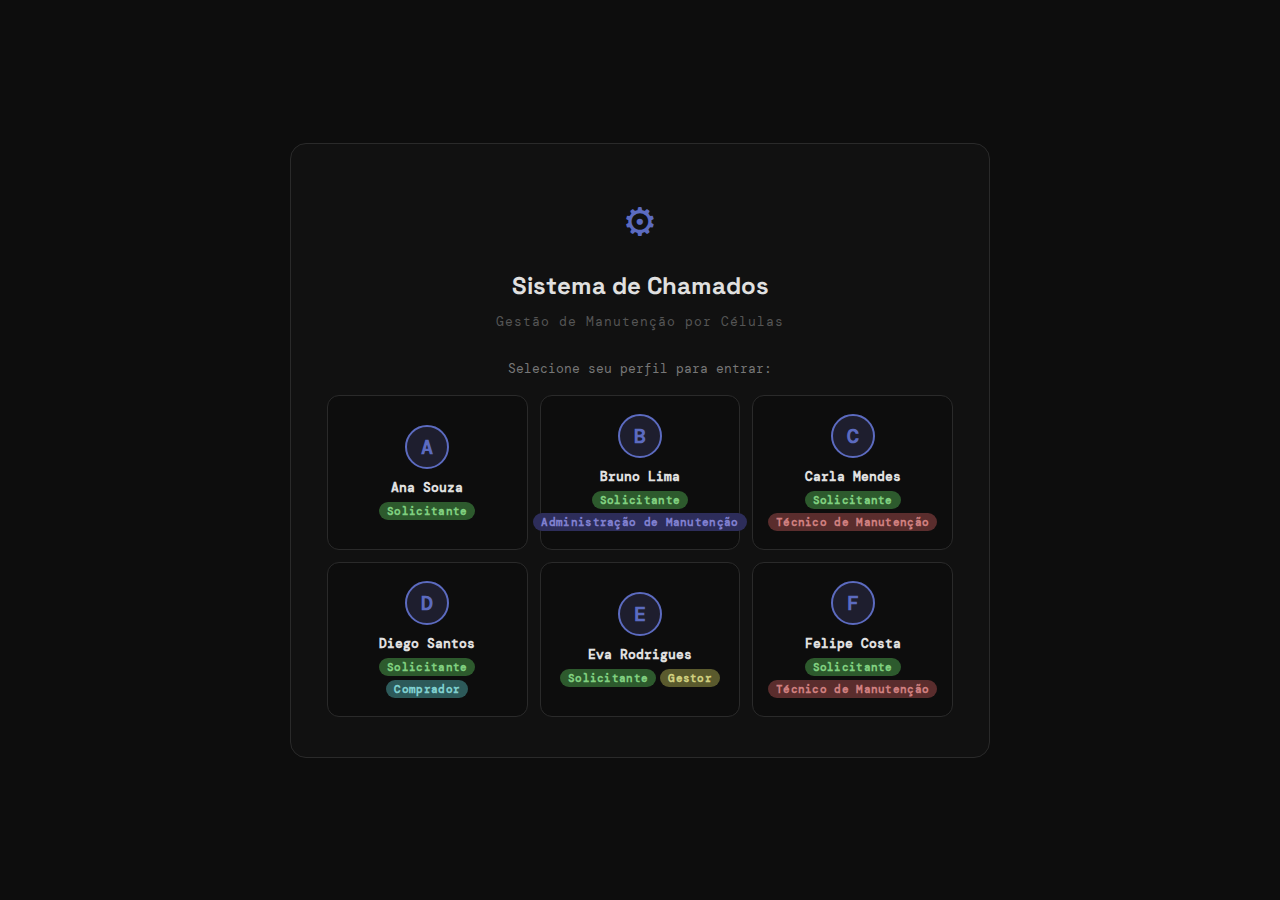
<file: novo_3 - Copia/index.html>
<!DOCTYPE html>
<html lang="pt-BR">

<head>
  <meta charset="UTF-8">
  <meta name="viewport" content="width=device-width, initial-scale=1.0">
  <title>Sistema de Chamados — Gestão de Manutenção</title>
  <link href="https://fonts.googleapis.com/css2?family=DM+Mono:ital,wght@0,300;0,400;0,500;1,400&family=Space+Grotesk:wght@400;500;600;700&display=swap" rel="stylesheet">
  <link rel="stylesheet" href="styles.css">
</head>

<body>

  <!-- NOTIFICAÇÃO -->
  <div id="notif"></div>

  <!-- HEADER (oculto na tela de login) -->
  <div id="header" style="display:none">
    <div class="header-logo">
      <div class="logo-icon">⚙</div>
      <div>
        <div class="logo-title">SISTEMA DE CHAMADOS</div>
        <div class="logo-sub">Gestão de Manutenção</div>
      </div>
    </div>
    <div class="header-user">
      <div class="user-info">
        <div class="user-name" id="header-nome"></div>
        <div class="user-cats" id="header-cats"></div>
      </div>
      <button class="btn-sair" onclick="fazerLogout()">Sair</button>
    </div>
  </div>

  <!-- TELA LOGIN -->
  <div id="screen-login" class="screen active">
    <div class="login-box">
      <div class="login-icon">⚙</div>
      <h1 class="login-title">Sistema de Chamados</h1>
      <p class="login-sub">Gestão de Manutenção por Células</p>
      <p class="login-instr">Selecione seu perfil para entrar:</p>
      <div class="login-grid" id="login-grid"></div>
    </div>
  </div>

  <!-- MAIN (telas internas) -->
  <main id="main-area" style="display:none">

    <!-- TELA LISTA -->
    <div id="screen-lista" class="screen">
      <div class="page-wrap">
        <div class="page-header">
          <div>
            <h2 class="page-title">Central de Chamados</h2>
            <p class="page-sub" id="lista-sub">0 chamado(s) registrado(s)</p>
          </div>
          <button class="btn-primary" onclick="irParaNovo()">+ Novo Chamado</button>
        </div>
        <div class="filtro-row" id="filtro-row">
          <button class="filtro-btn active" data-filtro="todos" onclick="setFiltro(this,'todos')">Todos</button>
          <button class="filtro-btn" data-filtro="meus" onclick="setFiltro(this,'meus')">Aguardando minha ação</button>
          <button class="filtro-btn" data-filtro="encerrados" onclick="setFiltro(this,'encerrados')">Encerrados</button>
        </div>
        <div id="cards-container"></div>
      </div>
    </div>

    <!-- TELA NOVO CHAMADO -->
    <div id="screen-novo" class="screen">
      <div class="page-wrap">
        <div class="page-header">
          <button class="btn-voltar" onclick="irParaLista()">← Voltar</button>
          <h2 class="page-title">Novo Chamado</h2>
        </div>
        <div class="form-box">
          <div class="etapa-banner">
            <span class="etapa-num-big">Etapa 1</span>
            <span class="etapa-nome-big">Abertura do Chamado</span>
          </div>

          <label class="lbl">Tipo de Chamado *</label>
          <div id="tipo-selector-wrap"></div>

          <div id="campos-tipo"></div>

          <div style="display:flex;gap:12px;margin-top:24px">
            <button class="btn-secondary" onclick="irParaLista()">Cancelar</button>
            <button class="btn-primary" id="btn-enviar" onclick="criarChamado()" disabled>Abrir Chamado</button>
          </div>
        </div>
      </div>
    </div>

    <!-- TELA CHAMADO -->
    <div id="screen-chamado" class="screen">
      <div class="page-wrap" style="gap:0">

        <!-- CABEÇALHO FIXO -->
        <div class="chamado-sticky-header">
          <div class="chamado-sticky-inner">
            <div class="page-header" style="margin:0">
              <button class="btn-voltar" onclick="irParaLista()">← Voltar</button>
              <div>
                <h2 class="page-title" id="chamado-titulo-hdr"></h2>
                <p class="page-sub" id="chamado-sub-hdr"></p>
              </div>
              <span id="chamado-status-tag" class="status-tag" style="align-self:center"></span>
            </div>
            <div id="chamado-steps-bar" class="steps-bar"></div>
            <div id="chamado-current-box"></div>

            <!-- ABAS (fixas no sticky header) -->
            <div class="chamado-tabs">
              <button class="tab-btn active" onclick="setTab('mensagens',this)">
                💬 Mensagens
                <span class="tab-badge" id="badge-mensagens">0</span>
              </button>
              <button class="tab-btn" onclick="setTab('formulario',this)">
                📋 Formulário
              </button>
              <button class="tab-btn" onclick="setTab('anexos',this)">
                📎 Anexos
                <span class="tab-badge" id="badge-anexos" style="display:none">0</span>
              </button>
            </div>
          </div>
        </div>

        <!-- CONTEÚDO SCROLLÁVEL -->
        <div style="display:flex;flex-direction:column;gap:20px;padding-top:20px">

          <!-- PAINEL MENSAGENS -->
          <div id="tab-mensagens" class="tab-panel active">
            <div class="historico-wrap">
              <div id="chamado-historico"></div>
              <!-- Formulário de atendimento aparece aqui, após as mensagens -->
              <div id="chamado-form-atender"></div>
            </div>
          </div>

          <!-- PAINEL FORMULÁRIO -->
          <div id="tab-formulario" class="tab-panel">
            <div id="chamado-formulario"></div>
          </div>

          <!-- PAINEL ANEXOS -->
          <div id="tab-anexos" class="tab-panel">
            <div id="chamado-anexos"></div>
          </div>

        </div><!-- fim conteúdo scrollável -->
      </div>
    </div>

  </main>

  <!-- MODAL VOLTAR ETAPA -->
  <div id="modal-voltar" style="display:none">
    <div class="modal-overlay" onclick="fecharModalVoltar(event)">
      <div class="modal-box" onclick="event.stopPropagation()">
        <div class="modal-title">↩ Voltar Etapa</div>
        <div class="modal-sub" id="modal-voltar-sub"></div>
        <label class="lbl">Motivo da Devolução *</label>
        <select class="inp" id="modal-motivo-select" onchange="syncMotivoSelect()">
          <option value="">— Selecione um motivo —</option>
          <option>Informações insuficientes</option>
          <option>Erro no diagnóstico</option>
          <option>Orçamento incorreto ou incompleto</option>
          <option>Material recebido com defeito ou divergente</option>
          <option>Serviço executado incorretamente</option>
          <option>Documento / anexo faltando</option>
          <option>Solicitação de revisão pelo gestor</option>
          <option>Outro</option>
        </select>
        <label class="lbl">Observação *</label>
        <textarea class="inp" id="modal-obs" rows="4" placeholder="Descreva o motivo detalhado da devolução..."></textarea>
        <div style="display:flex;gap:12px;margin-top:8px">
          <button class="btn-secondary" onclick="fecharModalVoltar()">Cancelar</button>
          <button class="btn-danger" onclick="confirmarVoltarEtapa()">↩ Confirmar Devolução</button>
        </div>
      </div>
    </div>
  </div>

  <!-- MODAL ANEXO -->
  <div id="modal-anexo" style="display:none">
    <div class="modal-anexo-overlay" onclick="fecharModalAnexo(event)">
      <div class="modal-anexo-box" onclick="event.stopPropagation()">
        <div class="modal-anexo-header">
          <div class="modal-anexo-nome" id="modal-anexo-nome"></div>
          <button class="btn-fechar-modal" onclick="fecharModalAnexo()">✕</button>
        </div>
        <div id="modal-anexo-preview"></div>
        <div style="display:flex;align-items:center;justify-content:space-between;flex-wrap:wrap;gap:10px">
          <div style="font-size:12px;color:var(--muted)" id="modal-anexo-meta"></div>
          <a id="btn-baixar-anexo" class="btn-baixar" download>⬇ Baixar Arquivo</a>
        </div>
      </div>
    </div>
  </div>

  <script src="app.js"></script>
</body>

</html>
</file>
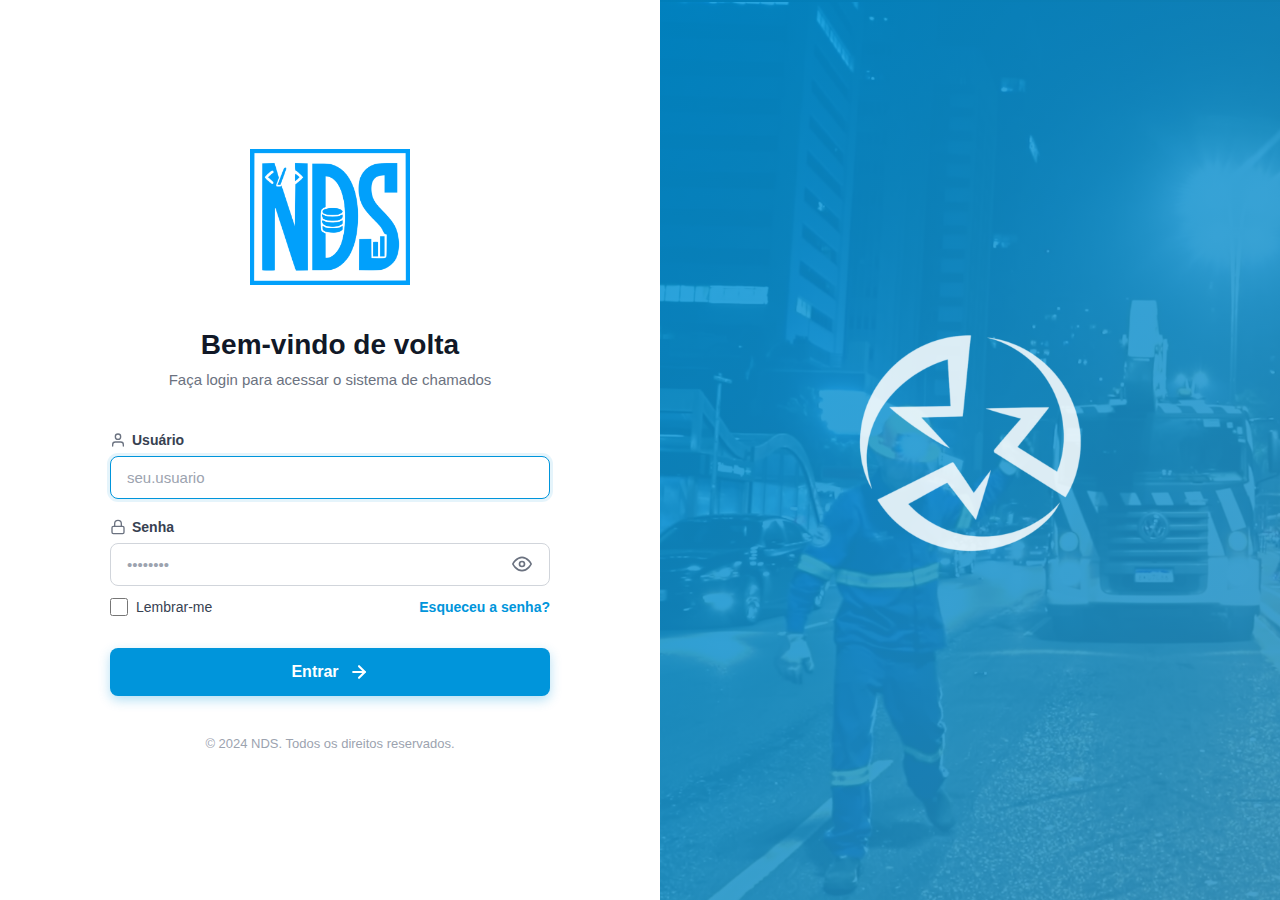
<file: modelos-teste/login.html>
<!DOCTYPE html>
<html lang="pt-BR">

<head>
    <meta charset="UTF-8">
    <meta name="viewport" content="width=device-width, initial-scale=1.0">
    <title>Login - Sistema de Chamados NDS</title>

    <!--
        CSS — Ordem de importação:
        1. 00-geral.css  → Variáveis, reset, componentes globais (botões, inputs, checkboxes)
        2. 01-login.css  → Estilos exclusivos desta tela (layout, modal, alertas)
    -->
    <link rel="stylesheet" href="css/00-geral.css">
    <link rel="stylesheet" href="css/01-login.css">
</head>

<body>

    <!-- =====================================================================
         CONTAINER PRINCIPAL
         Divide a tela em dois painéis:
         - Esquerdo (.login-form-side): formulário de autenticação
         - Direito  (.login-image-side): imagem + logo (oculto no mobile)
    ====================================================================== -->
    <div class="login-container">

        <!-- =================================================================
             PAINEL ESQUERDO — FORMULÁRIO
        ================================================================== -->
        <div class="login-form-side">
            <div class="login-form-wrapper">

                <!-- Logo NDS -->
                <div class="login-logo">
                    <img src="img/logo_nds.png" alt="Logo NDS" class="logo-img">
                </div>

                <!-- Título e subtítulo -->
                <div class="login-header">
                    <h1 class="login-title">Bem-vindo de volta</h1>
                    <p class="login-subtitle">Faça login para acessar o sistema de chamados</p>
                </div>

                <!-- Alerta de feedback (sucesso/erro) — exibido via JavaScript -->
                <div id="loginAlert" class="alert"></div>

                <!-- Formulário de Login -->
                <form class="login-form" id="loginForm">

                    <!-- Campo: Usuário -->
                    <div class="form-group">
                        <label class="form-label" for="username">
                            <!-- Ícone de pessoa -->
                            <svg class="label-icon" viewBox="0 0 24 24">
                                <path d="M20 21v-2a4 4 0 0 0-4-4H8a4 4 0 0 0-4 4v2"></path>
                                <circle cx="12" cy="7" r="4"></circle>
                            </svg>
                            Usuário
                        </label>
                        <input
                            type="text"
                            id="username"
                            class="form-input"
                            placeholder="seu.usuario"
                            required
                            autocomplete="username">
                    </div>

                    <!-- Campo: Senha (com toggle mostrar/ocultar) -->
                    <div class="form-group">
                        <label class="form-label" for="password">
                            <!-- Ícone de cadeado -->
                            <svg class="label-icon" viewBox="0 0 24 24">
                                <rect x="3" y="11" width="18" height="11" rx="2" ry="2"></rect>
                                <path d="M7 11V7a5 5 0 0 1 10 0v4"></path>
                            </svg>
                            Senha
                        </label>
                        <div class="password-input-wrapper">
                            <input
                                type="password"
                                id="password"
                                class="form-input"
                                placeholder="••••••••"
                                required
                                autocomplete="current-password">

                            <!-- Botão de mostrar/ocultar senha -->
                            <button type="button" class="toggle-password" id="togglePassword" aria-label="Mostrar ou ocultar senha">
                                <!-- Ícone olho aberto (senha oculta) -->
                                <svg class="eye-icon" id="eyeIcon" viewBox="0 0 24 24">
                                    <path d="M1 12s4-8 11-8 11 8 11 8-4 8-11 8-11-8-11-8z"></path>
                                    <circle cx="12" cy="12" r="3"></circle>
                                </svg>
                                <!-- Ícone olho fechado (senha visível) -->
                                <svg class="eye-off-icon hidden" id="eyeOffIcon" viewBox="0 0 24 24">
                                    <path d="M17.94 17.94A10.07 10.07 0 0 1 12 20c-7 0-11-8-11-8a18.45 18.45 0 0 1 5.06-5.94M9.9 4.24A9.12 9.12 0 0 1 12 4c7 0 11 8 11 8a18.5 18.5 0 0 1-2.16 3.19m-6.72-1.07a3 3 0 1 1-4.24-4.24"></path>
                                    <line x1="1" y1="1" x2="23" y2="23"></line>
                                </svg>
                            </button>
                        </div>
                    </div>

                    <!-- Opções: Lembrar-me + Esqueceu a senha -->
                    <div class="form-options">
                        <label class="checkbox-label">
                            <input type="checkbox" id="rememberMe" class="checkbox-input">
                            <span class="checkbox-text">Lembrar-me</span>
                        </label>
                        <a href="#" class="forgot-password" id="forgotPassword">Esqueceu a senha?</a>
                    </div>

                    <!-- Botão principal: Entrar -->
                    <button type="submit" class="btn-login">
                        Entrar
                        <!-- Ícone de seta para a direita -->
                        <svg class="btn-icon" viewBox="0 0 24 24">
                            <line x1="5" y1="12" x2="19" y2="12"></line>
                            <polyline points="12 5 19 12 12 19"></polyline>
                        </svg>
                    </button>

                </form>

                <!-- Rodapé da tela -->
                <div class="login-footer">
                    <p class="footer-text">© 2024 NDS. Todos os direitos reservados.</p>
                </div>

            </div>
        </div>
        <!-- /PAINEL ESQUERDO -->

        <!-- =================================================================
             PAINEL DIREITO — IMAGEM DECORATIVA (visível apenas em desktop)
        ================================================================== -->
        <div class="login-image-side">
            <!-- Foto de fundo -->
            <img src="img/img_telabloq.png" alt="Imagem de fundo" class="background-image">
            <!-- Overlay azul com logo da empresa centralizado -->
            <div class="image-overlay">
                <img src="img/logo_empresa_trans.png" alt="Logo da Empresa" class="logo-empresa">
            </div>
        </div>
        <!-- /PAINEL DIREITO -->

    </div>
    <!-- /CONTAINER PRINCIPAL -->


    <!-- =====================================================================
         MODAL — RECUPERAÇÃO DE SENHA
         Ativado ao clicar em "Esqueceu a senha?".
         Controlado via JavaScript (classe .active no .modal-overlay).
    ====================================================================== -->
    <div class="modal-overlay" id="forgotPasswordModal" role="dialog" aria-modal="true" aria-labelledby="modalTitle">
        <div class="modal-content">

            <!-- Cabeçalho do modal: título + botão fechar -->
            <div class="modal-header">
                <h3 class="modal-title" id="modalTitle">Recuperar Senha</h3>
                <button type="button" class="modal-close" id="closeModal" aria-label="Fechar modal">
                    <!-- Ícone X -->
                    <svg viewBox="0 0 24 24">
                        <line x1="18" y1="6" x2="6" y2="18"></line>
                        <line x1="6" y1="6" x2="18" y2="18"></line>
                    </svg>
                </button>
            </div>

            <!-- Formulário de recuperação -->
            <form id="forgotPasswordForm">
                <p class="modal-description">
                    Digite seu usuário para receber instruções de recuperação de senha.
                </p>

                <!-- Campo: Usuário para recuperação -->
                <div class="form-group">
                    <label class="form-label" for="recoveryUsername">Usuário</label>
                    <input
                        type="text"
                        id="recoveryUsername"
                        class="form-input"
                        placeholder="seu.usuario"
                        required>
                </div>

                <!-- Ações do modal: Cancelar e Enviar -->
                <div class="modal-actions">
                    <button type="button" class="btn-cancel" id="cancelRecovery">Cancelar</button>
                    <button type="submit" class="btn-submit">Enviar Link</button>
                </div>
            </form>

        </div>
    </div>
    <!-- /MODAL RECUPERAÇÃO DE SENHA -->


    <!-- Scripts -->
    <script src="js/login.js"></script>
    <script src="js/auth-integration.js"></script>

</body>
</html>
</file>
<file: modelos-teste/css/02-tela-principal.css>
/* ==========================================================================
   02-TELA-PRINCIPAL.CSS — TELA PRINCIPAL / DASHBOARD
   Contém: Sidebar de navegação, cabeçalho mobile, área de conteúdo,
   filtros de busca, grade de cards de chamados e badges de status/tipo.
   Depende de: 00-geral.css (variáveis, reset, botões, inputs)
   ========================================================================== */


/* --------------------------------------------------------------------------
   LAYOUT RAIZ
   Divide a tela entre sidebar fixa (196px) e conteúdo principal flexível.
   -------------------------------------------------------------------------- */
body {
    display: flex;
    height: 100vh;
    overflow: hidden;   /* Impede scroll no body; cada painel rola individualmente */
    position: relative;
}

.main-content {
    flex: 1;
    display: flex;
    flex-direction: column;
    overflow: hidden;
    margin-left: var(--sidebar-width);          /* Recua para não sobrepor a sidebar */
    transition: margin-left 0.3s cubic-bezier(0.4, 0, 0.2, 1);
}


/* ==========================================================================
   SIDEBAR — BARRA DE NAVEGAÇÃO LATERAL
   ========================================================================== */

/* Container principal da sidebar — posição fixa na borda esquerda */
.sidebar {
    width: var(--sidebar-width);                /* 196px definido em 00-geral.css */
    background: linear-gradient(180deg, #0095db 0%, #2a91c2 100%);
    color: white;
    display: flex;
    flex-direction: column;
    padding: 16px 0;
    position: fixed;
    left: 0;
    top: 0;
    bottom: 0;
    z-index: 1000;                              /* Fica acima do conteúdo principal */
    transition: transform 0.3s cubic-bezier(0.4, 0, 0.2, 1);
}

/* --- LOGOTIPO NA SIDEBAR --- */
.logo {
    display: flex;
    align-items: center;
    justify-content: center;
    padding: 12px;
    margin-bottom: 0;
}

.logo-nds {
    width: 100%;
    max-width: 120px;
    height: auto;
}

/* Linha divisória fina abaixo do logo */
.logo-divider {
    width: calc(100% - 24px);
    height: 1px;
    background: rgba(255, 255, 255, 0.2);
    margin: 12px 12px;
}

/* Quadradinho branco com ícone SVG azul (variante de logo) */
.logo-icon {
    width: 36px;
    height: 36px;
    background: white;
    border-radius: var(--radius-md);
    display: flex;
    align-items: center;
    justify-content: center;
}

.logo-icon svg {
    width: 20px;
    height: 20px;
    fill: var(--color-primary);
}

.logo-text {
    font-size: 16px;
    font-weight: 600;
}

/* --- ÁREA DE NAVEGAÇÃO --- */
.nav-section {
    flex: 1;
    overflow-y: auto;
    display: flex;
    flex-direction: column;
}

.nav-main { flex: 1; }   /* Itens principais empurram as configs para baixo */

/* Linha divisória entre grupos de itens de nav */
.nav-divider {
    width: calc(100% - 24px);
    height: 1px;
    background: rgba(255, 255, 255, 0.15);
    margin: 8px 12px;
}

/* Grupo de configurações fixo no fundo da sidebar */
.nav-settings {
    margin-top: auto;
    padding-bottom: 10px;
}

/* --- BOTÃO "NOVO CHAMADO" (outline branco) --- */
.new-ticket-btn {
    width: calc(100% - 16px);
    margin: 0 8px 12px;
    padding: 12px 16px;
    background: transparent;
    color: white;
    border: 2px solid white;           /* Estilo outline (só contorno) */
    border-radius: 0;                  /* Borda sem arredondamento por design */
    font-size: 13px;
    font-weight: 600;
    cursor: pointer;
    display: flex;
    align-items: center;
    justify-content: center;
    gap: 8px;
    transition: background 0.2s, border-color 0.2s, transform 0.1s;
    letter-spacing: 0.5px;
}

.new-ticket-btn:hover {
    background: rgba(255, 255, 255, 0.1);
    border-color: rgba(255, 255, 255, 0.9);
}

.new-ticket-btn:active { transform: scale(0.98); }

/* Ícone "+" dentro do botão */
.new-ticket-btn .btn-icon {
    width: 18px;
    height: 18px;
    stroke: white;
    fill: none;
    stroke-width: 2.5;
    stroke-linecap: round;
    stroke-linejoin: round;
}

/* --- ITENS DE NAVEGAÇÃO --- */
.nav-item {
    display: flex;
    align-items: center;
    gap: 10px;
    padding: 10px 12px;
    color: rgba(255, 255, 255, 0.8);   /* Levemente transparente quando inativo */
    cursor: pointer;
    transition: background 0.2s, color 0.2s;
    margin: 2px 8px;
    border-radius: var(--radius-md);
    font-size: 13px;
}

.nav-item:hover {
    background: rgba(255, 255, 255, 0.1);
    color: white;
}

/* Item de nav ativo/selecionado */
.nav-item.active {
    background: rgba(255, 255, 255, 0.15);
    color: white;
}

/* Container do ícone SVG do item de nav */
.nav-icon {
    width: 20px;
    height: 20px;
    display: flex;
    align-items: center;
    justify-content: center;
}

.nav-icon svg {
    width: 20px;
    height: 20px;
    stroke: currentColor;
    fill: none;
    stroke-width: 2;
    stroke-linecap: round;
    stroke-linejoin: round;
}

/* --- PERFIL DO USUÁRIO (rodapé da sidebar) --- */
.sidebar-footer {
    padding: 0 12px;
}

.user-profile {
    display: flex;
    align-items: center;
    gap: 8px;
    padding: 10px;
    background: rgba(255, 255, 255, 0.1);
    border-radius: 10px;
    position: relative;
}

/* Avatar com iniciais do usuário */
.user-avatar {
    width: 36px;
    height: 36px;
    border-radius: var(--radius-md);
    background: #ddd;
    display: flex;
    align-items: center;
    justify-content: center;
    font-weight: 600;
    font-size: 13px;
    color: #666;
    flex-shrink: 0;
}

.user-info {
    flex: 1;
    min-width: 0;          /* Permite que texto longo seja truncado com ellipsis */
}

.user-name {
    font-size: 13px;
    font-weight: 600;
    color: white;
    white-space: nowrap;
    overflow: hidden;
    text-overflow: ellipsis;
}

.user-email {
    font-size: 11px;
    color: rgba(255, 255, 255, 0.7);
    white-space: nowrap;
    overflow: hidden;
    text-overflow: ellipsis;
}

/* Botão de logout posicionado à direita do perfil */
.logout-btn {
    position: absolute;
    right: 8px;
    top: 50%;
    transform: translateY(-50%);
    width: 28px;
    height: 28px;
    border: none;
    background: rgba(255, 255, 255, 0.15);
    border-radius: var(--radius-sm);
    cursor: pointer;
    display: flex;
    align-items: center;
    justify-content: center;
    transition: background 0.2s, transform 0.2s;
    padding: 0;
}

.logout-btn:hover {
    background: rgba(255, 255, 255, 0.25);
    transform: translateY(-50%) scale(1.05);
}

.logout-btn:active { transform: translateY(-50%) scale(0.95); }

.logout-btn svg {
    width: 16px;
    height: 16px;
    stroke: white;
    fill: none;
    stroke-width: 2;
    stroke-linecap: round;
    stroke-linejoin: round;
}

/* --- OVERLAY DA SIDEBAR (mobile) ---
   Fundo escuro que aparece quando a sidebar está aberta no mobile.
   Clicar nele fecha a sidebar.                                             */
.sidebar-overlay {
    display: none;
    position: fixed;
    inset: 0;
    background: rgba(0, 0, 0, 0.5);
    z-index: 999;          /* Logo abaixo da sidebar (z-index 1000) */
    opacity: 0;
    transition: opacity 0.3s;
}

.sidebar-overlay.active {
    display: block;
    opacity: 1;
}


/* ==========================================================================
   CABEÇALHO MOBILE
   Visível apenas em telas menores; exibe botão de menu e título da página.
   ========================================================================== */
.mobile-header {
    display: none;             /* Escondido no desktop */
    align-items: center;
    gap: 16px;
    padding: 16px 20px;
    background: white;
    border-bottom: 1px solid var(--color-gray-200);
    position: sticky;
    top: 0;
    z-index: 100;
}

/* Botão hambúrguer que abre a sidebar no mobile */
.menu-toggle {
    width: 40px;
    height: 40px;
    border: none;
    background: transparent;
    cursor: pointer;
    display: flex;
    align-items: center;
    justify-content: center;
    padding: 0;
    transition: transform 0.1s;
}

.menu-toggle:active { transform: scale(0.95); }

.menu-toggle svg {
    width: 24px;
    height: 24px;
    stroke: var(--color-gray-700);
    stroke-width: 2;
    stroke-linecap: round;
    fill: none;
}

.mobile-header-title {
    font-size: 18px;
    font-weight: 600;
    color: var(--color-gray-900);
}


/* ==========================================================================
   ÁREA DE CONTEÚDO PRINCIPAL
   ========================================================================== */

.content {
    flex: 1;
    padding: 40px;
    overflow-y: auto;
    -webkit-overflow-scrolling: touch;  /* Scroll suave no iOS */
}

/* Cabeçalho da página (título) */
.page-header {
    margin-bottom: 30px;
}

.page-title {
    font-size: 32px;
    font-weight: 700;
    color: var(--color-gray-900);
}

/* Container genérico de tabela/listagem com fundo branco */
.table-container {
    background: white;
    border-radius: var(--radius-lg);
    padding: 20px;
    box-shadow: var(--shadow-sm);
}

/* Controle de qual página de conteúdo está visível */
.page-content { display: none; }
.page-content.active { display: block; }


/* ==========================================================================
   FILTROS DE BUSCA
   Grade com 3 colunas: busca por texto | status | tipo.
   ========================================================================== */
.filters-container {
    display: grid;
    grid-template-columns: 2fr 1fr 1fr;  /* Busca ocupa mais espaço */
    gap: 16px;
    margin-bottom: 24px;
    background: white;
    padding: 20px;
    border-radius: var(--radius-lg);
    box-shadow: var(--shadow-sm);
}

.filter-group {
    display: flex;
    flex-direction: column;
}

/* Inputs e selects dos filtros — mesmos estilos de 00-geral.css */
.filter-input,
.filter-select {
    width: 100%;
    padding: 10px 14px;
    border: 1px solid var(--color-gray-300);
    border-radius: var(--radius-md);
    font-size: 14px;
    color: var(--color-gray-900);
    background: white;
    transition: border-color 0.2s, box-shadow 0.2s;
    font-family: inherit;
}

.filter-input:focus,
.filter-select:focus {
    outline: none;
    border-color: var(--color-primary);
    box-shadow: var(--shadow-focus);
}


/* ==========================================================================
   GRADE DE CARDS DE CHAMADOS
   Layout responsivo com colunas automáticas de no mínimo 350px.
   ========================================================================== */
.tickets-grid {
    display: grid;
    grid-template-columns: repeat(auto-fill, minmax(350px, 1fr));
    gap: 20px;
}

/* Mensagem quando não há chamados para exibir */
.no-tickets {
    grid-column: 1 / -1;      /* Ocupa toda a largura da grade */
    text-align: center;
    padding: 60px 20px;
    color: var(--color-gray-500);
    font-size: 15px;
}


/* ==========================================================================
   CARD DE CHAMADO
   Card clicável com informações resumidas do chamado.
   ========================================================================== */
.ticket-card {
    background: white;
    border-radius: var(--radius-lg);
    padding: 20px;
    box-shadow: var(--shadow-sm);
    cursor: pointer;
    transition: box-shadow 0.2s, transform 0.2s, border-color 0.2s;
    border: 1px solid var(--color-gray-200);
}

/* Hover: eleva o card e destaca a borda com o azul primário */
.ticket-card:hover {
    box-shadow: 0 4px 12px rgba(0, 0, 0, 0.15);
    transform: translateY(-2px);
    border-color: var(--color-primary);
}

/* --- CABEÇALHO DO CARD (badge de tipo + número) --- */
.ticket-card-header {
    display: flex;
    justify-content: space-between;
    align-items: center;
    margin-bottom: 12px;
}

/* Badge colorido indicando o tipo do chamado */
.ticket-type-badge {
    padding: 6px 12px;
    border-radius: var(--radius-sm);
    font-size: 12px;
    font-weight: 600;
    text-transform: uppercase;
    letter-spacing: 0.5px;
}

/* Cores por tipo de chamado */
.ticket-type-badge.tipo-manutencao     { background: #fef3c7; color: #92400e; } /* Amarelo */
.ticket-type-badge.tipo-pedido_anual   { background: #dbeafe; color: #1e40af; } /* Azul */
.ticket-type-badge.tipo-pedido_avulso  { background: #d1fae5; color: #065f46; } /* Verde */

/* Número identificador do chamado */
.ticket-card-number {
    font-size: 14px;
    font-weight: 700;
    color: var(--color-primary);
}

/* --- TÍTULO DO CHAMADO --- */
.ticket-card-title {
    font-size: 16px;
    font-weight: 600;
    color: var(--color-gray-900);
    margin-bottom: 16px;
    line-height: 1.4;
}

/* --- INFORMAÇÕES SECUNDÁRIAS (solicitante, local, data) --- */
.ticket-card-info {
    display: flex;
    flex-direction: column;
    gap: 10px;
    margin-bottom: 16px;
    padding-bottom: 16px;
    border-bottom: 1px solid var(--color-gray-200);
}

.ticket-card-info .info-item {
    display: flex;
    align-items: center;
    gap: 8px;
    font-size: 13px;
    color: var(--color-gray-500);
}

/* Ícone de cada item de informação */
.info-icon {
    width: 16px;
    height: 16px;
    stroke: var(--color-gray-400);
    fill: none;
    stroke-width: 2;
    stroke-linecap: round;
    stroke-linejoin: round;
    flex-shrink: 0;
}

/* --- RODAPÉ DO CARD (SLA e responsável) --- */
.ticket-card-footer {
    display: flex;
    flex-direction: column;
    gap: 8px;
}

.footer-item {
    display: flex;
    justify-content: space-between;
    align-items: center;
    font-size: 13px;
}

.footer-label {
    color: var(--color-gray-500);
    font-weight: 500;
}

.footer-value {
    color: var(--color-gray-900);
    font-weight: 600;
}

/* Cores de SLA por urgência */
.sla-no-prazo          { color: #059669 !important; }  /* Verde — dentro do prazo */
.sla-atrasado          { color: #dc2626 !important; }  /* Vermelho — atrasado */
.sla-proximo-do-prazo  { color: #f59e0b !important; }  /* Amarelo — próximo do limite */


/* ==========================================================================
   RESPONSIVIDADE — TELA PRINCIPAL
   ========================================================================== */

/* --- Tablet (≤ 1024px) --- */
@media (max-width: 1024px) {
    .content { padding: 30px 24px; }
    .page-title { font-size: 28px; }

    /* Cards menores */
    .tickets-grid {
        grid-template-columns: repeat(auto-fill, minmax(300px, 1fr));
    }

    /* Filtros: busca em linha própria, status e tipo lado a lado */
    .filters-container {
        grid-template-columns: 1fr 1fr;
    }

    .filter-group:first-child {
        grid-column: 1 / -1;     /* Campo de busca ocupa toda a largura */
    }
}

/* --- Mobile (≤ 768px) ---
   Sidebar se move para fora da tela; cabeçalho mobile aparece.            */
@media (max-width: 768px) {
    /* Esconde a sidebar (visível via toggle) */
    .sidebar { transform: translateX(-100%); }

    /* Abre a sidebar quando a classe .open é adicionada */
    .sidebar.open {
        transform: translateX(0);
        box-shadow: 4px 0 12px rgba(0, 0, 0, 0.15);
    }

    /* Conteúdo ocupa tela inteira sem margem da sidebar */
    .main-content { margin-left: 0; }

    /* Exibe o cabeçalho mobile */
    .mobile-header { display: flex; }

    .content { padding: 20px 16px; }
    .page-title { font-size: 24px; }
    .table-container { padding: 16px; }

    /* Filtros em coluna única */
    .filters-container {
        grid-template-columns: 1fr;
        padding: 16px;
    }

    /* Cards em coluna única */
    .tickets-grid {
        grid-template-columns: 1fr;
        gap: 16px;
    }
}

/* --- Smartphones pequenos (≤ 480px) --- */
@media (max-width: 480px) {
    .mobile-header { padding: 12px 16px; }
    .mobile-header-title { font-size: 16px; }
    .menu-toggle { width: 36px; height: 36px; }
    .content { padding: 16px 12px; }
    .page-title { font-size: 22px; }
    .new-ticket-btn { font-size: 14px; padding: 11px 18px; }
    .nav-item { font-size: 13px; }
    .sidebar { width: 260px; }  /* Ligeiramente mais larga para telas pequenas */
}

/* --- Correção de altura para iOS Safari --- */
@supports (-webkit-touch-callout: none) {
    .sidebar { height: -webkit-fill-available; }
}


/* --- BADGE DE CONTAGEM NOS ITENS DE NAV --- */
.nav-badge {
    margin-left: auto;
    min-width: 20px;
    height: 20px;
    padding: 0 6px;
    background: white;
    color: var(--color-primary);
    border-radius: 10px;
    font-size: 11px;
    font-weight: 700;
    display: flex;
    align-items: center;
    justify-content: center;
    flex-shrink: 0;
}

/* Badge vermelho quando há itens na Entrada (ação necessária) */
.nav-item[data-page="caixaEntradaPage"] .nav-badge {
    background: #ff4444;
    color: white;
}
</file>
<file: modelos-teste/css/03-novo-chamado-e-detalhes.css>
/* ==========================================================================
   03-NOVO-CHAMADO.CSS — TELA DE NOVO CHAMADO E DETALHES DO CHAMADO
   Contém: Formulário de abertura de chamado (sobreposição full-screen),
   tela de detalhes com abas, barra de progresso de etapas, mensagens e
   card de informações do chamado.
   Depende de: 00-geral.css (variáveis, reset, botões, checkboxes, inputs)
               02-tela-principal.css (sidebar, layout raiz)
   ========================================================================== */


/* ==========================================================================
   TELA DE NOVO CHAMADO
   Painel deslizante que cobre o conteúdo principal ao criar um chamado.
   ========================================================================== */

/* Container principal — ocupa o espaço à direita da sidebar */
.new-ticket-screen {
    display: none;                  /* Oculto por padrão */
    position: fixed;
    top: 0;
    left: var(--sidebar-width);     /* 196px — começa após a sidebar */
    right: 0;
    bottom: 0;
    background: var(--color-bg);
    z-index: 100;
    overflow-y: auto;
    -webkit-overflow-scrolling: touch;
    transition: left 0.3s cubic-bezier(0.4, 0, 0.2, 1);
}

/* Exibe a tela quando a classe .active é adicionada via JavaScript */
.new-ticket-screen.active { display: block; }

/* --- CABEÇALHO DO FORMULÁRIO (fixo no topo) --- */
.ticket-header {
    background: white;
    padding: 16px 24px;
    border-bottom: 1px solid var(--color-gray-200);
    display: flex;
    align-items: center;
    justify-content: space-between;
    position: sticky;
    top: 0;
    z-index: 10;
}

.ticket-header-left {
    display: flex;
    align-items: center;
    gap: 12px;
}

/* Botão de voltar (seta para esquerda) */
.back-btn {
    width: 40px;
    height: 40px;
    border: none;
    background: var(--color-gray-100);
    border-radius: var(--radius-md);
    cursor: pointer;
    display: flex;
    align-items: center;
    justify-content: center;
    transition: background 0.2s, transform 0.1s;
    flex-shrink: 0;
}

.back-btn:hover { background: var(--color-gray-200); }
.back-btn:active { transform: scale(0.95); }

.back-btn svg {
    width: 18px;
    height: 18px;
    stroke: var(--color-gray-700);
    stroke-width: 2;
    stroke-linecap: round;
    fill: none;
}

.ticket-title {
    font-size: 20px;
    font-weight: 600;
    color: var(--color-gray-900);
}

/* --- ÁREA DE FORMULÁRIO --- */
.ticket-form-container {
    max-width: 1400px;
    margin: 20px auto;
    padding: 0 32px;
}

/* Card branco que envolve o formulário */
.ticket-form-card {
    background: white;
    border-radius: var(--radius-lg);
    padding: 24px;
    box-shadow: var(--shadow-sm);
}

/* Grade vertical de grupos de campo */
.form-grid {
    display: grid;
    gap: 18px;
}

/* Linha com dois campos lado a lado */
.form-row-2 {
    display: grid;
    grid-template-columns: 1fr 1fr;
    gap: 16px;
}

.form-group {
    display: flex;
    flex-direction: column;
}

/* --- CAMPOS ESPECÍFICOS POR TIPO DE CHAMADO ---
   Mostrados/ocultados dinamicamente via JavaScript conforme o tipo selecionado. */
.ticket-fields {
    display: grid;
    gap: 16px;
    margin-top: 16px;
    padding-top: 16px;
    border-top: 1px solid var(--color-gray-200);
}

.ticket-fields.hidden { display: none !important; }

/* --- GRADE DE TIPO DE MANUTENÇÃO (3 colunas) --- */
.tipo-manutencao-grid {
    display: grid;
    grid-template-columns: repeat(3, 1fr);
    gap: 12px;
}

/* Grade de checkboxes de tipo de manutenção (3 colunas) */
.tipo-manutencao-checkboxes {
    display: grid;
    grid-template-columns: repeat(3, 1fr);
    gap: 10px;
}

/* --- AÇÕES DO FORMULÁRIO (rodapé) --- */
.form-actions {
    display: flex;
    gap: 12px;
    justify-content: flex-end;
    margin-top: 24px;
    padding-top: 20px;
    border-top: 1px solid var(--color-gray-200);
}

/* Os botões .btn-cancel e .btn-submit estão definidos em 00-geral.css */


/* ==========================================================================
   TELA DE DETALHES DO CHAMADO (VERSÃO LEGADA)
   Painel sobreposto exibindo detalhes do chamado selecionado.
   Nota: Esta é a versão anterior; o componente atual é .chamado-detalhes-screen
   ========================================================================== */
.ticket-details-screen {
    display: none;
    position: fixed;
    top: 0;
    left: var(--sidebar-width);
    right: 0;
    bottom: 0;
    background: var(--color-bg);
    z-index: 100;
    overflow-y: auto;
    -webkit-overflow-scrolling: touch;
}

.ticket-details-screen.active { display: block; }

/* Número do chamado no cabeçalho */
.ticket-number {
    font-size: 14px;
    color: var(--color-primary);
    font-weight: 600;
}

/* Container central com largura máxima */
.ticket-details-container {
    max-width: 1200px;
    margin: 20px auto;
    padding: 0 32px;
}

/* --- CARD DE INFORMAÇÕES DO CHAMADO --- */
.ticket-info-card {
    background: white;
    border-radius: var(--radius-lg);
    padding: 24px;
    margin-bottom: 20px;
    box-shadow: var(--shadow-sm);
}

/* Grade de 2 colunas para os campos de informação */
.info-row {
    display: grid;
    grid-template-columns: repeat(2, 1fr);
    gap: 20px;
    margin-bottom: 16px;
}

.info-row:last-child { margin-bottom: 0; }

.info-item {
    display: flex;
    flex-direction: column;
    gap: 4px;
}

/* Rótulo do campo (em maiúsculas pequenas) */
.info-label {
    font-size: 12px;
    font-weight: 600;
    color: var(--color-gray-500);
    text-transform: uppercase;
    letter-spacing: 0.5px;
}

.info-value {
    font-size: 14px;
    font-weight: 500;
    color: var(--color-gray-900);
}

.sla-status { font-weight: 600; }

/* --- HISTÓRICO DE ATUALIZAÇÕES (estilo timeline) --- */
.ticket-history {
    background: white;
    border-radius: var(--radius-lg);
    padding: 24px;
    margin-bottom: 20px;
    box-shadow: var(--shadow-sm);
}

.history-title {
    font-size: 18px;
    font-weight: 700;
    color: var(--color-gray-900);
    margin-bottom: 20px;
    padding-bottom: 12px;
    border-bottom: 2px solid var(--color-primary);
}

.history-messages {
    display: flex;
    flex-direction: column;
    gap: 16px;
}

/* Cada mensagem do histórico (linha do tempo) */
.history-message {
    background: var(--color-gray-50);
    border-left: 4px solid var(--color-primary);  /* Linha azul à esquerda */
    border-radius: var(--radius-md);
    padding: 16px;
    transition: background 0.2s, box-shadow 0.2s;
}

.history-message:hover {
    background: var(--color-gray-100);
    box-shadow: 0 2px 8px rgba(0, 0, 0, 0.08);
}

/* Cabeçalho da mensagem: etapa + timestamp */
.message-header {
    display: flex;
    justify-content: space-between;
    align-items: center;
    margin-bottom: 10px;
}

.message-etapa {
    font-size: 14px;
    font-weight: 700;
    color: var(--color-primary);
}

.message-time {
    font-size: 12px;
    color: var(--color-gray-500);
}

/* Linha do responsável pela etapa */
.message-responsavel {
    display: flex;
    align-items: center;
    gap: 8px;
    font-size: 13px;
    font-weight: 600;
    color: var(--color-gray-700);
    margin-bottom: 10px;
}

.message-icon {
    width: 16px;
    height: 16px;
    stroke: var(--color-primary);
    fill: none;
    stroke-width: 2;
    stroke-linecap: round;
    stroke-linejoin: round;
}

/* Corpo do texto da mensagem/observação */
.message-observacao {
    font-size: 14px;
    color: var(--color-gray-900);
    line-height: 1.6;
    padding: 12px;
    background: white;
    border-radius: var(--radius-sm);
}

/* Placeholder quando não há histórico */
.no-history {
    text-align: center;
    padding: 40px 20px;
    color: var(--color-gray-500);
    font-size: 14px;
}

/* --- CARD PARA ADICIONAR NOVA ETAPA --- */
.add-step-card {
    background: white;
    border-radius: var(--radius-lg);
    padding: 24px;
    box-shadow: var(--shadow-sm);
}


/* ==========================================================================
   TELA DE DETALHES DO CHAMADO (VERSÃO ATUAL — com animação)
   Painel deslizante da direita com cabeçalho, progresso, abas e conteúdo.
   ========================================================================== */

/* Container — começa fora da tela (translateX 100%) e desliza para dentro */
.chamado-detalhes-screen {
    position: fixed;
    top: 0;
    left: var(--sidebar-width);
    right: 0;
    bottom: 0;
    background: #f4f6f9;
    z-index: 500;
    display: flex;
    flex-direction: column;
    overflow: hidden;

    /* Estado inicial: invisível e deslocado para a direita */
    transform: translateX(100%);
    opacity: 0;
    pointer-events: none;
    transition: transform 0.35s cubic-bezier(0.4, 0, 0.2, 1),
                opacity   0.35s cubic-bezier(0.4, 0, 0.2, 1);
}

/* Estado ativo: visível e na posição correta */
.chamado-detalhes-screen.active {
    transform: translateX(0);
    opacity: 1;
    pointer-events: all;
}

/* --- CABEÇALHO DA TELA DE DETALHES --- */
.chamado-detalhes-header {
    background: white;
    padding: 14px 28px;
    display: flex;
    align-items: center;
    justify-content: space-between;
    border-bottom: 1px solid var(--color-gray-200);
    flex-shrink: 0;  /* Não comprime quando o conteúdo cresce */
    gap: 20px;
}

.chamado-detalhes-header-left {
    display: flex;
    align-items: center;
    gap: 16px;
    min-width: 0;
}

/* Botão "← Voltar" */
.chamado-voltar-btn {
    display: flex;
    align-items: center;
    gap: 6px;
    padding: 8px 14px;
    background: var(--color-gray-100);
    border: 1px solid var(--color-gray-200);
    border-radius: var(--radius-md);
    font-size: 13px;
    font-weight: 600;
    color: var(--color-gray-700);
    cursor: pointer;
    transition: background 0.2s, border-color 0.2s;
    white-space: nowrap;
    flex-shrink: 0;
}

.chamado-voltar-btn:hover {
    background: var(--color-gray-200);
    border-color: var(--color-gray-300);
}

.chamado-voltar-btn svg {
    width: 16px;
    height: 16px;
    stroke: var(--color-gray-700);
}

.chamado-detalhes-titulo-wrapper { min-width: 0; }

/* Linha superior: número + badge de status */
.chamado-detalhes-top {
    display: flex;
    align-items: center;
    gap: 10px;
    margin-bottom: 2px;
}

.chamado-detalhes-numero {
    font-size: 17px;
    font-weight: 700;
    color: var(--color-gray-900);
}

/* Badge de status do chamado (em aberto / finalizado) */
.chamado-detalhes-badge {
    display: inline-flex;
    align-items: center;
    padding: 3px 10px;
    border-radius: 20px;
    font-size: 11px;
    font-weight: 700;
    text-transform: uppercase;
    letter-spacing: 0.6px;
    background: var(--color-primary-bg);
    color: #1d4ed8;
}

.chamado-detalhes-badge.finalizado {
    background: var(--color-success-light);
    color: #065f46;
}

/* Subtítulo (título do chamado truncado) */
.chamado-detalhes-titulo {
    font-size: 13px;
    color: var(--color-gray-500);
    font-weight: 500;
    white-space: nowrap;
    overflow: hidden;
    text-overflow: ellipsis;
}

/* Lado direito: pills de meta-informação */
.chamado-detalhes-header-right {
    display: flex;
    align-items: center;
    gap: 10px;
    flex-shrink: 0;
}

/* Pill de informação (data, SLA, etc.) */
.chamado-meta-pill {
    display: flex;
    align-items: center;
    gap: 6px;
    padding: 6px 12px;
    background: var(--color-gray-50);
    border: 1px solid var(--color-gray-200);
    border-radius: var(--radius-md);
    font-size: 12px;
    color: var(--color-gray-500);
    font-weight: 500;
    white-space: nowrap;
}

.chamado-meta-pill svg {
    width: 14px;
    height: 14px;
    stroke: var(--color-gray-400);
    flex-shrink: 0;
}

/* --- BARRA DE PROGRESSO DE ETAPAS ---
   Linha horizontal com círculos numerados e conectores entre etapas.       */
.chamado-progresso-wrapper {
    background: white;
    border-bottom: 1px solid var(--color-gray-200);
    padding: 16px 28px;
    flex-shrink: 0;
}

/* Scroll horizontal quando há muitas etapas */
.chamado-progresso-scroll {
    overflow-x: auto;
    padding-bottom: 4px;
}

.chamado-progresso-scroll::-webkit-scrollbar { height: 3px; }
.chamado-progresso-scroll::-webkit-scrollbar-track { background: var(--color-gray-100); border-radius: 2px; }
.chamado-progresso-scroll::-webkit-scrollbar-thumb { background: var(--color-gray-300); border-radius: 2px; }

/* Linha de etapas lado a lado */
.chamado-progresso-linha {
    display: flex;
    align-items: flex-start;
    gap: 0;
    min-width: max-content;
    position: relative;
    padding: 4px 0;
}

/* Item individual de etapa (círculo + label) */
.progresso-item {
    display: flex;
    flex-direction: column;
    align-items: center;
    position: relative;
    cursor: pointer;
    min-width: 80px;
    padding: 0 4px;
}

/* Conector horizontal entre etapas */
.progresso-item:not(:last-child)::after {
    content: '';
    position: absolute;
    top: 18px;
    left: calc(50% + 18px);
    width: calc(100% - 36px);
    height: 2px;
    background: var(--color-gray-200);
    z-index: 0;
}

/* Conector azul para etapas já concluídas */
.progresso-item.concluida:not(:last-child)::after {
    background: var(--color-primary);
}

/* Subetapas são ligeiramente mais estreitas */
.progresso-item.subetapa { min-width: 68px; }

/* Círculo numerado da etapa */
.progresso-circulo {
    width: 36px;
    height: 36px;
    border-radius: 50%;
    border: 2px solid var(--color-gray-200);
    background: white;
    display: flex;
    align-items: center;
    justify-content: center;
    font-size: 12px;
    font-weight: 700;
    color: var(--color-gray-400);
    z-index: 1;
    position: relative;
    transition: all 0.2s;
    flex-shrink: 0;
}

/* Círculo preenchido de azul para etapas concluídas */
.progresso-item.concluida .progresso-circulo {
    background: var(--color-primary);
    border-color: var(--color-primary);
    color: white;
}

/* Círculo com borda azul e sombra para etapa atual */
.progresso-item.atual .progresso-circulo {
    background: white;
    border-color: var(--color-primary);
    border-width: 2.5px;
    color: var(--color-primary);
    box-shadow: 0 0 0 4px rgba(0, 149, 219, 0.12);
}

/* Subetapas com círculo menor */
.progresso-item.subetapa .progresso-circulo {
    width: 30px;
    height: 30px;
    font-size: 10px;
}

.progresso-item:hover .progresso-circulo { transform: scale(1.08); }

/* Ícone de check dentro de etapas concluídas */
.progresso-check {
    width: 16px;
    height: 16px;
    stroke: white;
    fill: none;
    stroke-width: 2.5;
    stroke-linecap: round;
    stroke-linejoin: round;
}

/* Label abaixo do círculo */
.progresso-label {
    font-size: 10px;
    font-weight: 500;
    color: var(--color-gray-400);
    text-align: center;
    margin-top: 6px;
    line-height: 1.3;
    max-width: 72px;
    word-break: break-word;
    hyphens: auto;
}

.progresso-item.concluida .progresso-label { color: var(--color-primary); font-weight: 600; }
.progresso-item.atual .progresso-label     { color: var(--color-primary); font-weight: 700; }

/* --- PAINEL DA ETAPA ATUAL (abaixo do progresso) --- */
.chamado-etapa-atual-panel {
    background: white;
    border-bottom: 1px solid var(--color-gray-200);
    padding: 14px 28px;
    display: flex;
    align-items: center;
    justify-content: space-between;
    gap: 20px;
    flex-shrink: 0;
}

.chamado-etapa-atual-info {
    display: flex;
    align-items: center;
    gap: 14px;
}

/* Ícone quadrado com número da etapa atual */
.chamado-etapa-atual-icone {
    width: 42px;
    height: 42px;
    border-radius: 10px;
    background: linear-gradient(135deg, var(--color-primary), var(--color-primary-mid));
    color: white;
    display: flex;
    align-items: center;
    justify-content: center;
    font-size: 15px;
    font-weight: 700;
    flex-shrink: 0;
    box-shadow: 0 4px 10px rgba(0, 149, 219, 0.25);
}

/* Rótulo "ETAPA ATUAL" acima do título */
.chamado-etapa-atual-label {
    font-size: 11px;
    text-transform: uppercase;
    letter-spacing: 0.6px;
    color: var(--color-gray-400);
    font-weight: 600;
    margin-bottom: 2px;
}

.chamado-etapa-atual-titulo {
    font-size: 15px;
    font-weight: 700;
    color: var(--color-gray-900);
    margin-bottom: 2px;
}

.chamado-etapa-atual-resp {
    font-size: 12px;
    color: var(--color-gray-500);
}

.chamado-etapa-atual-resp strong {
    color: var(--color-gray-700);
    font-weight: 600;
}

/* Indicação quando o usuário não tem permissão para agir na etapa */
.chamado-etapa-sem-permissao {
    display: inline-flex;
    align-items: center;
    gap: 6px;
    padding: 8px 16px;
    background: var(--color-gray-50);
    border: 1px solid var(--color-gray-200);
    border-radius: var(--radius-md);
    font-size: 13px;
    font-weight: 500;
    color: var(--color-gray-500);
    white-space: nowrap;
}

/* Botão de ação quando o usuário tem permissão */
.chamado-etapa-com-permissao {
    display: inline-flex;
    align-items: center;
    gap: 6px;
    padding: 8px 16px;
    background: var(--color-primary);
    border-radius: var(--radius-md);
    font-size: 13px;
    font-weight: 600;
    color: white;
    cursor: pointer;
    border: none;
    transition: background 0.2s;
    white-space: nowrap;
}

.chamado-etapa-com-permissao:hover { background: var(--color-primary-dark); }

/* --- ABAS (Mensagens / Formulário / Anexos) --- */
.chamado-abas-wrapper {
    flex: 1;
    display: flex;
    flex-direction: column;
    overflow: hidden;
    min-height: 0;
}

/* Barra de navegação entre abas */
.chamado-abas-nav {
    display: flex;
    background: white;
    border-bottom: 2px solid var(--color-gray-200);
    flex-shrink: 0;
    padding: 0 28px;
}

/* Botão de cada aba */
.chamado-aba-btn {
    display: flex;
    align-items: center;
    gap: 7px;
    padding: 13px 20px;
    border: none;
    background: transparent;
    font-size: 13px;
    font-weight: 600;
    color: var(--color-gray-500);
    cursor: pointer;
    border-bottom: 2px solid transparent;
    margin-bottom: -2px;        /* Sobrepõe a borda do container para criar aba selecionada */
    transition: color 0.2s, background 0.2s;
}

.chamado-aba-btn svg {
    width: 15px;
    height: 15px;
    stroke: currentColor;
    flex-shrink: 0;
}

.chamado-aba-btn:hover {
    color: var(--color-gray-700);
    background: var(--color-gray-50);
}

/* Aba selecionada — borda azul abaixo e texto azul */
.chamado-aba-btn.active {
    color: var(--color-primary);
    border-bottom-color: var(--color-primary);
}

/* Badge numérico dentro da aba (ex: quantidade de mensagens) */
.chamado-aba-badge {
    display: inline-flex;
    align-items: center;
    justify-content: center;
    min-width: 18px;
    height: 18px;
    padding: 0 5px;
    background: var(--color-primary);
    color: white;
    border-radius: 10px;
    font-size: 10px;
    font-weight: 700;
}

/* --- CONTEÚDO DAS ABAS --- */
.chamado-aba-conteudo {
    display: none;
    flex: 1;
    overflow-y: auto;
    padding: 24px 28px;
    min-height: 0;
}

.chamado-aba-conteudo.active { display: block; }

/* Container da aba de formulário (largura limitada) */
#chamadoFormularioContainer { max-width: 640px; }


/* --- ABA DE MENSAGENS ---
   Lista de cards de mensagem/atualização do chamado.                      */
.chamado-mensagens-lista {
    display: flex;
    flex-direction: column;
    gap: 16px;
    max-width: 860px;
}

/* Card individual de mensagem */
.chamado-mensagem-card {
    background: white;
    border-radius: var(--radius-lg);
    border: 1px solid var(--color-gray-200);
    overflow: hidden;
    box-shadow: 0 1px 4px rgba(0,0,0,0.04);
}

/* Cabeçalho da mensagem (fundo cinza claro) */
.chamado-mensagem-header {
    display: flex;
    align-items: center;
    gap: 10px;
    padding: 12px 16px;
    background: var(--color-gray-50);
    border-bottom: 1px solid #f0f0f0;
}

/* Cabeçalho clicável para colapsar/expandir a mensagem */
.chamado-mensagem-header-toggle {
    cursor: pointer;
    user-select: none;
    transition: background 0.15s;
}

.chamado-mensagem-header-toggle:hover { background: #f0f4f8; }

/* Seta de colapso com transição suave */
.msg-toggle-icon {
    width: 16px;
    height: 16px;
    flex-shrink: 0;
    stroke: var(--color-gray-400);
    transition: transform 0.25s cubic-bezier(0.4, 0, 0.2, 1);
}

/* Número sequencial da mensagem */
.chamado-mensagem-num {
    font-size: 11px;
    font-weight: 700;
    color: var(--color-gray-400);
    text-transform: uppercase;
    letter-spacing: 0.5px;
}

/* Badge de perfil do autor (solicitante, técnico, etc.) */
.chamado-mensagem-perfil-badge {
    padding: 3px 10px;
    border-radius: 20px;
    font-size: 11px;
    font-weight: 700;
    text-transform: uppercase;
    letter-spacing: 0.4px;
}

/* Cores por perfil de usuário */
.badge-solicitante    { background: #dcfce7; color: #166534; }  /* Verde */
.badge-tecnico        { background: #dbeafe; color: #1e40af; }  /* Azul */
.badge-administrativo { background: #fef3c7; color: #92400e; }  /* Amarelo */
.badge-comprador      { background: #f3e8ff; color: #6b21a8; }  /* Roxo */
.badge-admin          { background: #fee2e2; color: #991b1b; }  /* Vermelho */

/* Tag com nome da etapa em que a mensagem foi criada */
.chamado-mensagem-etapa-tag {
    font-size: 11px;
    color: var(--color-gray-400);
    font-weight: 500;
}

/* Corpo colapsável da mensagem */
.chamado-mensagem-body {
    padding: 14px 16px;
    overflow: hidden;
    max-height: 600px;
    transition: max-height 0.3s cubic-bezier(0.4, 0, 0.2, 1),
                padding   0.3s cubic-bezier(0.4, 0, 0.2, 1),
                opacity   0.25s ease;
    opacity: 1;
}

/* Estado colapsado: altura zero e invisível */
.chamado-mensagem-body.collapsed {
    max-height: 0;
    padding-top: 0;
    padding-bottom: 0;
    opacity: 0;
}

/* Autor da mensagem com avatar */
.chamado-mensagem-autor {
    display: flex;
    align-items: center;
    gap: 8px;
    margin-bottom: 10px;
}

/* Círculo com iniciais do autor */
.chamado-mensagem-avatar {
    width: 30px;
    height: 30px;
    border-radius: 50%;
    background: linear-gradient(135deg, var(--color-primary), var(--color-primary-mid));
    color: white;
    font-size: 11px;
    font-weight: 700;
    display: flex;
    align-items: center;
    justify-content: center;
    flex-shrink: 0;
}

.chamado-mensagem-autor-info {
    display: flex;
    flex-direction: column;
    gap: 1px;
}

.chamado-mensagem-nome {
    font-size: 13px;
    font-weight: 600;
    color: var(--color-gray-900);
}

.chamado-mensagem-data {
    font-size: 11px;
    color: var(--color-gray-400);
}

/* Lista de campos da mensagem (label + valor) */
.chamado-mensagem-campos {
    display: flex;
    flex-direction: column;
    gap: 10px;
}

/* Card de campo individual com borda azul esquerda */
.chamado-mensagem-campo {
    background: var(--color-gray-50);
    border-radius: var(--radius-md);
    padding: 10px 14px;
    border-left: 3px solid var(--color-primary);
}

.chamado-mensagem-campo-label {
    font-size: 10px;
    text-transform: uppercase;
    letter-spacing: 0.5px;
    font-weight: 700;
    color: var(--color-gray-400);
    margin-bottom: 4px;
}

.chamado-mensagem-campo-valor {
    font-size: 13px;
    color: var(--color-gray-900);
    font-weight: 500;
    line-height: 1.5;
}

/* --- ABA DE ANEXOS (estado vazio) --- */
.chamado-sem-anexos {
    display: flex;
    flex-direction: column;
    align-items: center;
    justify-content: center;
    gap: 12px;
    padding: 60px 20px;
    color: var(--color-gray-300);
}

.chamado-sem-anexos svg {
    width: 48px;
    height: 48px;
    stroke: var(--color-gray-300);
}

.chamado-sem-anexos p {
    font-size: 14px;
    color: var(--color-gray-400);
    font-weight: 500;
}


/* ==========================================================================
   RESPONSIVIDADE — NOVO CHAMADO E DETALHES
   ========================================================================== */

/* --- Tablet (≤ 1024px) --- */
@media (max-width: 1024px) {
    .ticket-form-container { padding: 0 24px; }
}

/* --- Mobile (≤ 768px) --- */
@media (max-width: 768px) {
    /* Formulário de novo chamado ocupa tela inteira */
    .new-ticket-screen { left: 0; }
    .ticket-form-container { padding: 0 16px; margin: 16px auto; }
    .ticket-form-card { padding: 20px 16px; }
    .ticket-header { padding: 14px 16px; }
    .ticket-title { font-size: 18px; }

    /* Campos em coluna única */
    .form-row-2 { grid-template-columns: 1fr; gap: 14px; }

    /* Botões em coluna invertida (Enviar acima do Cancelar) */
    .form-actions { flex-direction: column-reverse; }
    .form-actions .btn-cancel,
    .form-actions .btn-submit { width: 100%; padding: 13px; }

    /* Upload em coluna */
    .file-upload { flex-direction: column; align-items: stretch; }
    .file-upload-btn { justify-content: center; }
    .file-name { text-align: center; font-size: 12px; }

    /* Grade de tipo de manutenção: 2 colunas */
    .tipo-manutencao-grid { grid-template-columns: repeat(2, 1fr); gap: 10px; }
    .tipo-manutencao-checkboxes { grid-template-columns: repeat(2, 1fr); gap: 8px; }
    .tipo-checkbox { padding: 10px 12px; }
    .tipo-checkbox input[type="checkbox"] { width: 16px; height: 16px; }
    .tipo-checkbox span { font-size: 13px; }
    .tipo-btn { min-height: 90px; padding: 14px 10px; font-size: 12px; }
    .tipo-icon { width: 28px; height: 28px; }

    /* Detalhes do chamado — tela cheia */
    .ticket-details-screen,
    .chamado-detalhes-screen { left: 0; z-index: 1100; }

    .ticket-details-container { padding: 0 16px; }
    .ticket-info-card { padding: 16px; }
    .ticket-history { padding: 16px; }
    .add-step-card { padding: 16px; }

    /* Info em coluna única */
    .info-row { grid-template-columns: 1fr; gap: 12px; }

    /* Cabeçalho de detalhes */
    .chamado-detalhes-header { padding: 12px 16px; flex-wrap: wrap; }
    .chamado-detalhes-header-right { display: none; } /* Oculta pills no mobile */

    .chamado-progresso-wrapper { padding: 12px 16px; }

    /* Painel da etapa atual em coluna */
    .chamado-etapa-atual-panel {
        padding: 12px 16px;
        flex-direction: column;
        align-items: flex-start;
        gap: 12px;
    }

    /* Abas com scroll horizontal e fonte menor */
    .chamado-abas-nav { padding: 0 16px; overflow-x: auto; }
    .chamado-aba-btn { padding: 12px 14px; font-size: 12px; white-space: nowrap; }
    .chamado-aba-conteudo { padding: 16px; }
}

/* --- Smartphones pequenos (≤ 480px) --- */
@media (max-width: 480px) {
    .ticket-form-card { padding: 16px 12px; }
    /* Font-size 16px evita zoom automático em inputs no iOS */
    .form-select,
    .form-input,
    .form-textarea { padding: 9px 12px; font-size: 16px; }
    .form-label { font-size: 12px; }
}


/* ==========================================================================
   SIDEBAR RECOLHIDA — ao abrir tela de detalhes do chamado
   ========================================================================== */

/* Sidebar desliza para fora da tela pela esquerda */
.sidebar.sidebar-hidden {
    transform: translateX(-100%);
}

/* Tela de detalhes expande para ocupar a tela toda (sem a sidebar) */
.chamado-detalhes-screen.fullscreen {
    left: 0;
}
</file>
<file: modelos-teste/css/04-etapas.css>
/* ==========================================================================
   04-ETAPAS.CSS — FLUXO DE ETAPAS DO CHAMADO (WORKFLOW)
   Contém: Cards de etapa expansíveis, formulários por etapa, subetapas,
   lista de produtos para orçamento, upload de arquivos, histórico de
   reprovações e banner de chamado finalizado.
   Depende de: 00-geral.css (variáveis, reset, botões, inputs)
   ========================================================================== */


/* --------------------------------------------------------------------------
   CONTAINER DO FLUXO
   Empilha os cards de etapa verticalmente com espaçamento uniforme.
   -------------------------------------------------------------------------- */
.etapas-container {
    display: flex;
    flex-direction: column;
    gap: 16px;
    padding: 20px 0;
}


/* ==========================================================================
   CARD DE ETAPA
   Caixa que representa uma etapa do fluxo de trabalho.
   Pode estar em três estados: padrão | expandida | concluída.
   ========================================================================== */
.etapa-card {
    background: white;
    border-radius: var(--radius-lg);
    box-shadow: 0 2px 8px rgba(0, 0, 0, 0.08);
    border: 2px solid var(--color-gray-200);
    overflow: hidden;
    transition: border-color 0.3s, box-shadow 0.3s;
}

/* Estado: etapa expandida (em edição) — borda e sombra azuis */
.etapa-card.expandida {
    border-color: var(--color-primary);
    box-shadow: 0 4px 12px rgba(0, 149, 219, 0.15);
}

/* Estado: etapa concluída — borda verde */
.etapa-card.concluida {
    border-color: var(--color-success);
    opacity: 0.95;
}


/* ==========================================================================
   CABEÇALHO DA ETAPA
   Barra clicável com número, título, status e botão de expandir/colapsar.
   ========================================================================== */
.etapa-header {
    display: flex;
    align-items: center;
    justify-content: space-between;
    padding: 16px 20px;
    cursor: pointer;
    background: linear-gradient(135deg, var(--color-gray-50) 0%, white 100%);
    border-bottom: 1px solid var(--color-gray-200);
    transition: background 0.2s;
}

.etapa-header:hover {
    background: linear-gradient(135deg, var(--color-gray-100) 0%, var(--color-gray-50) 100%);
}

/* Fundo azul claro quando expandida */
.etapa-card.expandida .etapa-header {
    background: linear-gradient(135deg, #dbeafe 0%, #eff6ff 100%);
    border-bottom-color: var(--color-primary);
}

/* Fundo verde claro quando concluída */
.etapa-card.concluida .etapa-header {
    background: linear-gradient(135deg, var(--color-success-light) 0%, #ecfdf5 100%);
    border-bottom-color: var(--color-success);
}

/* Lado esquerdo do cabeçalho: número + info */
.etapa-header-left {
    display: flex;
    align-items: center;
    gap: 16px;
    flex: 1;
}

/* Círculo numerado da etapa */
.etapa-numero {
    width: 48px;
    height: 48px;
    border-radius: 50%;
    background: linear-gradient(135deg, var(--color-primary) 0%, var(--color-primary-mid) 100%);
    color: white;
    display: flex;
    align-items: center;
    justify-content: center;
    font-weight: 700;
    font-size: 18px;
    box-shadow: 0 4px 12px rgba(0, 149, 219, 0.3);
    flex-shrink: 0;
}

/* Círculo verde quando a etapa está concluída */
.etapa-card.concluida .etapa-numero {
    background: linear-gradient(135deg, var(--color-success) 0%, var(--color-success-dark) 100%);
    box-shadow: 0 4px 12px rgba(16, 185, 129, 0.3);
}

/* Área de informações: título + badges de meta */
.etapa-info {
    flex: 1;
    min-width: 0;
}

.etapa-titulo {
    font-size: 16px;
    font-weight: 600;
    color: var(--color-gray-900);
    margin-bottom: 4px;
}

/* Linha com status e categoria */
.etapa-meta {
    display: flex;
    align-items: center;
    gap: 12px;
    flex-wrap: wrap;
}

/* Badge de status da etapa (pill colorida) */
.etapa-status {
    display: inline-flex;
    align-items: center;
    gap: 6px;
    padding: 4px 12px;
    border-radius: 20px;
    font-size: 12px;
    font-weight: 600;
    text-transform: uppercase;
    letter-spacing: 0.5px;
}

.etapa-status.em-andamento {
    background: var(--color-warning-light);
    color: #92400e;
}

.etapa-status.concluida {
    background: var(--color-success-light);
    color: #065f46;
}

.etapa-categoria {
    font-size: 12px;
    color: var(--color-gray-500);
    font-weight: 500;
}

/* Linha com data/hora de conclusão da etapa */
.etapa-conclusao {
    font-size: 12px;
    color: var(--color-gray-500);
    margin-top: 4px;
}

.etapa-conclusao strong {
    color: var(--color-gray-700);
    font-weight: 600;
}

/* Botão de expandir/colapsar (chevron) */
.etapa-toggle {
    width: 40px;
    height: 40px;
    border: none;
    background: var(--color-gray-100);
    border-radius: var(--radius-md);
    cursor: pointer;
    display: flex;
    align-items: center;
    justify-content: center;
    transition: background 0.2s, transform 0.1s;
    flex-shrink: 0;
}

.etapa-toggle:hover  { background: var(--color-gray-200); transform: scale(1.05); }
.etapa-toggle:active { transform: scale(0.95); }

.etapa-toggle svg {
    width: 20px;
    height: 20px;
    stroke: var(--color-gray-500);
    fill: none;
    stroke-width: 2.5;
    stroke-linecap: round;
    stroke-linejoin: round;
    transition: transform 0.3s;
}

/* Rotaciona o chevron 180° quando o card está expandido */
.etapa-card.expandida .etapa-toggle svg { transform: rotate(180deg); }


/* ==========================================================================
   CONTEÚDO EXPANSÍVEL DA ETAPA
   Animado por transição de max-height (de 0 para 3000px).
   ========================================================================== */
.etapa-conteudo {
    max-height: 0;
    overflow: hidden;
    transition: max-height 0.3s ease;
}

/* Expande o conteúdo quando o card está no estado expandido */
.etapa-card.expandida .etapa-conteudo {
    max-height: 3000px;  /* Alto o suficiente para qualquer conteúdo */
}

.etapa-conteudo-inner {
    padding: 24px;
}


/* ==========================================================================
   DADOS DA ETAPA ANTERIOR (somente leitura)
   Exibe informações preenchidas em etapas anteriores para contexto.
   ========================================================================== */
.etapa-dados-anteriores {
    background: var(--color-gray-50);
    border: 1px solid var(--color-gray-200);
    border-radius: var(--radius-md);
    padding: 16px;
    margin-bottom: 20px;
}

.etapa-dados-anteriores h4 {
    font-size: 13px;
    font-weight: 600;
    color: var(--color-gray-500);
    text-transform: uppercase;
    letter-spacing: 0.5px;
    margin-bottom: 12px;
}

/* Par label/valor de cada dado anterior */
.dado-item {
    display: flex;
    flex-direction: column;
    gap: 4px;
    margin-bottom: 12px;
}

.dado-item:last-child { margin-bottom: 0; }

.dado-label {
    font-size: 12px;
    font-weight: 600;
    color: var(--color-gray-500);
}

.dado-valor {
    font-size: 14px;
    color: var(--color-gray-900);
    font-weight: 500;
}


/* ==========================================================================
   FORMULÁRIO DA ETAPA
   Campos para preenchimento das informações da etapa atual.
   ========================================================================== */
.etapa-form {
    display: flex;
    flex-direction: column;
    gap: 16px;
}

.form-group-etapa {
    display: flex;
    flex-direction: column;
    gap: 6px;
}

/* Label do campo da etapa */
.form-label-etapa {
    font-size: 13px;
    font-weight: 600;
    color: var(--color-gray-700);
}

/* Asterisco vermelho em campos obrigatórios */
.form-label-etapa.required::after {
    content: '*';
    color: var(--color-danger);
    margin-left: 4px;
}

/* Inputs, selects e textareas da etapa (mesma base do 00-geral.css) */
.form-input-etapa,
.form-select-etapa,
.form-textarea-etapa {
    width: 100%;
    padding: 10px 14px;
    border: 1px solid var(--color-gray-300);
    border-radius: var(--radius-md);
    font-size: 14px;
    color: var(--color-gray-900);
    background: white;
    font-family: inherit;
    transition: border-color 0.2s, box-shadow 0.2s;
}

.form-input-etapa:focus,
.form-select-etapa:focus,
.form-textarea-etapa:focus {
    outline: none;
    border-color: var(--color-primary);
    box-shadow: var(--shadow-focus);
}

.form-textarea-etapa {
    min-height: 100px;
    resize: vertical;
}


/* ==========================================================================
   BOTÕES DE AÇÃO DA ETAPA
   Rodapé do formulário com botões de avançar, aprovar ou reprovar.
   ========================================================================== */
.etapa-acoes {
    display: flex;
    gap: 12px;
    margin-top: 20px;
    padding-top: 20px;
    border-top: 1px solid var(--color-gray-200);
}

/* Botão base das etapas */
.btn-etapa {
    padding: 12px 24px;
    border-radius: var(--radius-md);
    font-size: 14px;
    font-weight: 600;
    cursor: pointer;
    border: none;
    transition: background 0.2s, transform 0.2s, box-shadow 0.2s;
    display: flex;
    align-items: center;
    gap: 8px;
}

/* Azul: avançar para próxima etapa */
.btn-etapa-primary {
    background: var(--color-primary);
    color: white;
    box-shadow: 0 4px 12px rgba(0, 149, 219, 0.3);
}

.btn-etapa-primary:hover {
    background: var(--color-primary-dark);
    transform: translateY(-2px);
    box-shadow: 0 6px 16px rgba(0, 149, 219, 0.4);
}

.btn-etapa-primary:active { transform: translateY(0); }

/* Verde: aprovar/concluir etapa */
.btn-etapa-success {
    background: var(--color-success);
    color: white;
    box-shadow: 0 4px 12px rgba(16, 185, 129, 0.3);
}

.btn-etapa-success:hover {
    background: var(--color-success-dark);
    transform: translateY(-2px);
}

/* Vermelho: reprovar/rejeitar etapa */
.btn-etapa-danger {
    background: var(--color-danger);
    color: white;
    box-shadow: 0 4px 12px rgba(239, 68, 68, 0.3);
}

.btn-etapa-danger:hover {
    background: var(--color-danger-dark);
    transform: translateY(-2px);
}

/* Ícone SVG dentro dos botões de ação */
.btn-etapa svg {
    width: 18px;
    height: 18px;
    stroke: currentColor;
    fill: none;
    stroke-width: 2;
    stroke-linecap: round;
    stroke-linejoin: round;
}


/* ==========================================================================
   LISTA DE PRODUTOS (usada na etapa de orçamento)
   Grade de campos para inserção de itens/quantidades/preços.
   ========================================================================== */
.produtos-lista {
    display: flex;
    flex-direction: column;
    gap: 12px;
}

/* Item individual: descrição | quantidade | preço (3 colunas) */
.produto-item {
    display: grid;
    grid-template-columns: 2fr 1fr 1fr;
    gap: 12px;
    padding: 12px;
    background: var(--color-gray-50);
    border-radius: var(--radius-md);
    border: 1px solid var(--color-gray-200);
}

/* Número sequencial do produto (ocupa toda a linha acima dos campos) */
.produto-numero {
    grid-column: 1 / -1;
    font-size: 12px;
    font-weight: 600;
    color: var(--color-gray-500);
    margin-bottom: 4px;
}


/* ==========================================================================
   UPLOAD DE ARQUIVOS NA ETAPA
   Botão estilizado + exibição do nome do arquivo + thumbnails de imagens.
   ========================================================================== */
.file-upload-etapa {
    display: flex;
    flex-direction: column;
    gap: 8px;
}

/* Botão de seleção de arquivo */
.file-upload-btn-etapa {
    display: inline-flex;
    align-items: center;
    gap: 8px;
    padding: 10px 16px;
    background: var(--color-gray-100);
    color: var(--color-gray-700);
    border: 1px solid var(--color-gray-300);
    border-radius: var(--radius-md);
    cursor: pointer;
    font-size: 14px;
    font-weight: 600;
    transition: background 0.2s, border-color 0.2s;
    width: fit-content;
}

.file-upload-btn-etapa:hover {
    background: var(--color-gray-200);
    border-color: var(--color-gray-400);
}

.file-upload-btn-etapa svg {
    width: 18px;
    height: 18px;
    stroke: currentColor;
    fill: none;
    stroke-width: 2;
    stroke-linecap: round;
}

/* Nome do arquivo selecionado (em itálico) */
.file-name-etapa {
    font-size: 13px;
    color: var(--color-gray-500);
    font-style: italic;
}

/* --- PREVIEW DE IMAGENS ANEXADAS ---
   Thumbnails clicáveis exibidos após o upload.                            */
.anexos-preview {
    display: flex;
    gap: 12px;
    flex-wrap: wrap;
    margin-top: 12px;
}

.anexo-thumb {
    width: 100px;
    height: 100px;
    border-radius: var(--radius-md);
    border: 2px solid var(--color-gray-200);
    object-fit: cover;
    cursor: pointer;
    transition: border-color 0.2s, transform 0.2s;
}

/* Hover no thumbnail: destaca com borda azul e leve aumento */
.anexo-thumb:hover {
    border-color: var(--color-primary);
    transform: scale(1.05);
}


/* ==========================================================================
   HISTÓRICO DE REPROVAÇÕES
   Exibido quando a etapa foi reprovada anteriormente; mostra os motivos.
   ========================================================================== */
.historico-reprovacoes {
    background: #fef2f2;
    border: 1px solid #fecaca;
    border-radius: var(--radius-md);
    padding: 16px;
    margin-bottom: 20px;
}

/* Título em vermelho com ícone de alerta */
.historico-reprovacoes h4 {
    font-size: 14px;
    font-weight: 600;
    color: #991b1b;
    margin-bottom: 12px;
    display: flex;
    align-items: center;
    gap: 8px;
}

/* Card de cada reprovação individual */
.reprovacao-item {
    padding: 12px;
    background: white;
    border-radius: var(--radius-sm);
    margin-bottom: 8px;
}

.reprovacao-item:last-child { margin-bottom: 0; }

/* Meta: data e responsável pela reprovação */
.reprovacao-meta {
    font-size: 12px;
    color: var(--color-gray-500);
    margin-bottom: 6px;
}

/* Texto do motivo de reprovação */
.reprovacao-motivo {
    font-size: 14px;
    color: var(--color-gray-900);
}


/* ==========================================================================
   SUBETAPAS
   Etapas aninhadas dentro de uma etapa principal, com indentação visual.
   ========================================================================== */

/* Container indentado com linha vertical azul à esquerda */
.subetapas-container {
    margin-left: 32px;
    margin-top: 16px;
    padding-left: 20px;
    border-left: 3px solid #dbeafe;  /* Linha azul que conecta visualmente à etapa pai */
}

.subetapa-card {
    background: var(--color-gray-50);
    border: 1px solid var(--color-gray-200);
    border-radius: var(--radius-md);
    margin-bottom: 12px;
    overflow: hidden;
}

/* Subetapa expandida: fundo branco com borda azul */
.subetapa-card.expandida {
    border-color: var(--color-primary);
    background: white;
}

.subetapa-header {
    padding: 12px 16px;
    cursor: pointer;
    display: flex;
    align-items: center;
    justify-content: space-between;
    transition: background 0.2s;
}

.subetapa-header:hover { background: var(--color-gray-100); }

.subetapa-card.expandida .subetapa-header { background: #eff6ff; }

.subetapa-titulo {
    font-size: 14px;
    font-weight: 600;
    color: var(--color-gray-700);
}


/* ==========================================================================
   MODO SOMENTE LEITURA
   Etapas já concluídas ficam em modo de visualização (inputs desabilitados).
   ========================================================================== */

/* Leve desfoque para indicar que a etapa não é editável */
.etapa-card.somente-leitura { opacity: 0.9; }

/* Desativa eventos de mouse no formulário */
.etapa-card.somente-leitura .etapa-form { pointer-events: none; }

/* Visual de "desabilitado" nos campos */
.etapa-card.somente-leitura .form-input-etapa,
.etapa-card.somente-leitura .form-select-etapa,
.etapa-card.somente-leitura .form-textarea-etapa {
    background: var(--color-gray-50);
    color: var(--color-gray-500);
}


/* ==========================================================================
   BANNER DE CHAMADO FINALIZADO
   Faixa verde exibida no topo quando o chamado foi encerrado.
   ========================================================================== */
.chamado-finalizado-banner {
    background: linear-gradient(135deg, var(--color-success) 0%, var(--color-success-dark) 100%);
    color: white;
    padding: 16px 24px;
    border-radius: var(--radius-lg);
    text-align: center;
    font-weight: 600;
    font-size: 16px;
    margin-bottom: 20px;
    box-shadow: 0 4px 12px rgba(16, 185, 129, 0.3);
    display: flex;
    align-items: center;
    justify-content: center;
    gap: 12px;
}

.chamado-finalizado-banner svg {
    width: 24px;
    height: 24px;
    stroke: white;
    fill: none;
    stroke-width: 2.5;
    stroke-linecap: round;
}


/* ==========================================================================
   RESPONSIVIDADE — ETAPAS
   ========================================================================== */

/* --- Mobile (≤ 768px) --- */
@media (max-width: 768px) {
    .etapa-header-left { gap: 12px; }

    /* Círculo menor no mobile */
    .etapa-numero { width: 40px; height: 40px; font-size: 16px; }

    .etapa-titulo { font-size: 14px; }

    /* Meta em coluna no mobile */
    .etapa-meta { flex-direction: column; align-items: flex-start; gap: 6px; }

    /* Produto em coluna única */
    .produto-item { grid-template-columns: 1fr; }

    /* Botões de ação em coluna, ocupando toda a largura */
    .etapa-acoes { flex-direction: column; }
    .btn-etapa { width: 100%; justify-content: center; }

    /* Subetapas com indentação menor */
    .subetapas-container { margin-left: 16px; padding-left: 12px; }
}
</file>
<file: modelos-teste/css/06-user-search.css>
/* ==========================================================================
   06-USER-SEARCH.CSS — CAMPO DE BUSCA DE USUÁRIO (SOLICITANTE)
   Contém: Wrapper, input com ícone de lupa, dropdown de sugestões,
   chip de seleção e botão de remoção.
   Depende de: 00-geral.css (variáveis, reset, inputs)
               03-novo-chamado-e-detalhes.css (contexto do formulário)
   ========================================================================== */


/* --------------------------------------------------------------------------
   WRAPPER PRINCIPAL
   Posicionamento relativo para o dropdown absoluto.
   -------------------------------------------------------------------------- */
.user-search-wrapper {
    position: relative;
    width: 100%;
}


/* --------------------------------------------------------------------------
   INPUT COM ÍCONE DE LUPA
   Wrapper interno com o SVG posicionado à esquerda do campo.
   -------------------------------------------------------------------------- */
.user-search-input-wrapper {
    position: relative;
    display: flex;
    align-items: center;
}

/* Ícone de lupa — posicionado dentro do input, à esquerda */
.user-search-input-wrapper .search-icon {
    position: absolute;
    left: 12px;
    width: 16px;
    height: 16px;
    stroke: var(--color-gray-400);
    fill: none;
    stroke-width: 2;
    stroke-linecap: round;
    stroke-linejoin: round;
    pointer-events: none;   /* Não captura cliques */
    flex-shrink: 0;
    z-index: 1;
}

/* Campo de texto — herda o estilo de .form-input + padding esquerdo para a lupa */
.user-search-input {
    width: 100%;
    padding: 10px 14px 10px 38px;  /* 38px = 12px margem + 16px ícone + 10px gap */
    border: 1px solid var(--color-gray-300);
    border-radius: var(--radius-md);
    font-size: 14px;
    color: var(--color-gray-900);
    background: white;
    transition: border-color 0.2s, box-shadow 0.2s;
    font-family: inherit;
}

.user-search-input:focus {
    outline: none;
    border-color: var(--color-primary);
    box-shadow: var(--shadow-focus);
}

.user-search-input::placeholder {
    color: var(--color-gray-400);
}


/* --------------------------------------------------------------------------
   DROPDOWN DE SUGESTÕES
   Lista flutuante exibida abaixo do input quando há resultados.
   -------------------------------------------------------------------------- */
.user-search-dropdown {
    display: none;              /* Oculto por padrão */
    position: absolute;
    top: calc(100% + 4px);
    left: 0;
    right: 0;
    background: white;
    border: 1px solid var(--color-gray-200);
    border-radius: var(--radius-md);
    box-shadow: var(--shadow-md);
    z-index: 200;
    max-height: 240px;
    overflow-y: auto;
    -webkit-overflow-scrolling: touch;
}

/* Exibido quando a classe .open é adicionada via JavaScript */
.user-search-dropdown.open {
    display: block;
}

/* Scrollbar discreta no dropdown */
.user-search-dropdown::-webkit-scrollbar {
    width: 4px;
}

.user-search-dropdown::-webkit-scrollbar-track {
    background: transparent;
}

.user-search-dropdown::-webkit-scrollbar-thumb {
    background: var(--color-gray-200);
    border-radius: 4px;
}


/* --------------------------------------------------------------------------
   OPÇÃO DO DROPDOWN
   Cada resultado da busca: avatar + nome + cargo.
   -------------------------------------------------------------------------- */
.user-search-option {
    display: flex;
    align-items: center;
    gap: 10px;
    padding: 10px 14px;
    cursor: pointer;
    transition: background 0.15s;
    border-bottom: 1px solid var(--color-gray-100);
}

.user-search-option:last-child {
    border-bottom: none;
}

.user-search-option:hover {
    background: var(--color-primary-light);
}

/* Círculo com as iniciais do usuário */
.user-search-avatar {
    width: 34px;
    height: 34px;
    border-radius: 50%;
    background: linear-gradient(135deg, var(--color-primary), var(--color-primary-mid));
    color: white;
    font-size: 12px;
    font-weight: 700;
    display: flex;
    align-items: center;
    justify-content: center;
    flex-shrink: 0;
    letter-spacing: 0.5px;
}

/* Coluna de texto: nome + cargo */
.user-search-option-info {
    display: flex;
    flex-direction: column;
    gap: 1px;
    min-width: 0;
}

.user-search-option-name {
    font-size: 13px;
    font-weight: 600;
    color: var(--color-gray-900);
    white-space: nowrap;
    overflow: hidden;
    text-overflow: ellipsis;
}

.user-search-option-role {
    font-size: 11px;
    color: var(--color-gray-500);
    font-weight: 400;
    white-space: nowrap;
    overflow: hidden;
    text-overflow: ellipsis;
}

/* Mensagem de "nenhum resultado" */
.user-search-empty {
    padding: 14px 16px;
    font-size: 13px;
    color: var(--color-gray-400);
    text-align: center;
    font-style: italic;
}


/* --------------------------------------------------------------------------
   CHIP DE SELEÇÃO
   Exibido após a seleção de um usuário, substituindo o input de busca.
   -------------------------------------------------------------------------- */
.user-selected-chip {
    display: none;              /* Oculto por padrão */
    align-items: center;
    gap: 8px;
    padding: 6px 10px 6px 8px;
    background: var(--color-primary-light);
    border: 1px solid var(--color-primary);
    border-radius: var(--radius-md);
    width: fit-content;
    max-width: 100%;
}

/* Exibido quando a classe .visible é adicionada via JavaScript */
.user-selected-chip.visible {
    display: inline-flex;
}

/* Círculo com as iniciais (dentro do chip) */
.chip-avatar {
    width: 26px;
    height: 26px;
    border-radius: 50%;
    background: var(--color-primary);
    color: white;
    font-size: 10px;
    font-weight: 700;
    display: flex;
    align-items: center;
    justify-content: center;
    flex-shrink: 0;
    letter-spacing: 0.5px;
}

/* Nome do usuário selecionado */
.chip-name {
    font-size: 13px;
    font-weight: 600;
    color: var(--color-primary);
    white-space: nowrap;
    overflow: hidden;
    text-overflow: ellipsis;
    max-width: 260px;
}

/* Botão "x" para remover a seleção */
.chip-remove {
    width: 20px;
    height: 20px;
    background: none;
    border: none;
    cursor: pointer;
    display: flex;
    align-items: center;
    justify-content: center;
    border-radius: 50%;
    padding: 0;
    flex-shrink: 0;
    transition: background 0.15s;
}

.chip-remove:hover {
    background: rgba(0, 149, 219, 0.15);
}

.chip-remove svg {
    width: 12px;
    height: 12px;
    stroke: var(--color-primary);
    stroke-width: 2.5;
    stroke-linecap: round;
    fill: none;
}


/* ==========================================================================
   RESPONSIVIDADE
   ========================================================================== */

/* --- Mobile (≤ 480px) --- */
@media (max-width: 480px) {
    /* Font-size 16px evita o zoom automático do iOS em inputs */
    .user-search-input {
        font-size: 16px;
    }

    .user-search-dropdown {
        max-height: 200px;
    }

    .chip-name {
        max-width: 180px;
    }
}
</file>
<file: novo_3 - Copia/styles.css>
*,
*::before,
*::after {
  box-sizing: border-box;
  margin: 0;
  padding: 0;
}

:root {
  --bg: #0d0d0d;
  --bg1: #111111;
  --bg2: #1a1a1a;
  --border: #1e1e1e;
  --border2: #2a2a2a;
  --text: #e0e0e0;
  --muted: #555;
  --muted2: #888;
  --accent: #5c6bc0;
  --accent-l: #7f7fcf;
  --green: #4caf50;
  --red: #ef5350;
  --yellow: #ffa726;
  --mono: 'DM Mono', 'Courier New', monospace;
  --sans: 'Space Grotesk', sans-serif;
}

body {
  background: var(--bg);
  color: var(--text);
  font-family: var(--mono);
  min-height: 100vh;
  font-size: 14px;
  line-height: 1.5;
}

/* ── NOTIFICAÇÃO ── */
#notif {
  position: fixed;
  top: 16px;
  left: 50%;
  transform: translateX(-50%) translateY(-80px);
  z-index: 9999;
  padding: 14px 28px;
  border-radius: 10px;
  border: 1px solid;
  font-size: 15px;
  font-weight: 700;
  box-shadow: 0 8px 32px rgba(0,0,0,.7);
  transition: transform .35s cubic-bezier(.34,1.56,.64,1), opacity .3s;
  display: flex;
  align-items: center;
  gap: 10px;
  max-width: 420px;
  opacity: 0;
  pointer-events: none;
  text-align: center;
  letter-spacing: .3px;
}
#notif.show { transform: translateX(-50%) translateY(0); opacity: 1; pointer-events: auto; }
#notif.ok { background: #1e4d2b; border-color: #2d7a47; color: #7fcf7f; }
#notif.erro { background: #4d1e1e; border-color: #7a2d2d; color: #cf7f7f; }

/* ── HEADER ── */
#header {
  background: var(--bg1);
  border-bottom: 1px solid var(--border2);
  padding: 14px 28px;
  display: flex;
  justify-content: space-between;
  align-items: center;
  position: sticky;
  top: 0;
  z-index: 100;
}
.header-logo { display: flex; align-items: center; gap: 14px; }
.logo-icon { font-size: 28px; color: var(--accent); }
.logo-title { font-weight: 700; font-size: 15px; letter-spacing: 2px; color: var(--text); }
.logo-sub { font-size: 11px; color: var(--muted); letter-spacing: 1px; }
.header-user { display: flex; align-items: center; gap: 16px; }
.user-info { text-align: right; }
.user-name { font-weight: 700; font-size: 14px; color: var(--text); }
.user-cats { display: flex; gap: 6px; justify-content: flex-end; margin-top: 4px; flex-wrap: wrap; }

/* ── MAIN ── */
main { max-width: 1100px; margin: 0 auto; padding: 24px 20px; }

/* ── TELAS ── */
.screen { display: none; }
.screen.active { display: block; }

/* ── LOGIN ── */
#screen-login {
  min-height: 100vh; background: var(--bg); display: none;
  align-items: center; justify-content: center; padding: 20px;
}
#screen-login.active { display: flex; }
.login-box {
  background: var(--bg1); border: 1px solid var(--border2);
  border-radius: 16px; padding: 40px 36px; max-width: 700px; width: 100%; text-align: center;
}
.login-icon { font-size: 48px; margin-bottom: 12px; color: var(--accent); }
.login-title { font-size: 24px; font-weight: 700; color: var(--text); margin-bottom: 8px; font-family: var(--sans); }
.login-sub { color: var(--muted); font-size: 13px; letter-spacing: 1px; margin-bottom: 28px; }
.login-instr { color: #777; font-size: 13px; margin-bottom: 16px; }
.login-grid { display: grid; grid-template-columns: repeat(auto-fill, minmax(180px, 1fr)); gap: 12px; }
.login-card {
  background: var(--bg); border: 1px solid var(--border2); border-radius: 12px;
  padding: 18px 12px; cursor: pointer; transition: border-color .2s, transform .15s, box-shadow .2s;
  color: var(--text); font-family: var(--mono);
}
.login-card:hover { border-color: var(--accent); transform: translateY(-2px); box-shadow: 0 6px 20px rgba(92,107,192,.2); }
.login-avatar {
  width: 44px; height: 44px; border-radius: 50%; background: #1e1e2e;
  border: 2px solid var(--accent); display: flex; align-items: center; justify-content: center;
  font-size: 20px; font-weight: 700; color: var(--accent); margin: 0 auto 10px;
}
.login-name { font-weight: 600; font-size: 13px; color: var(--text); }
.login-tags { display: flex; flex-wrap: wrap; gap: 4px; justify-content: center; margin-top: 6px; }

/* ── PÁGINA GENÉRICA ── */
.page-wrap { display: flex; flex-direction: column; gap: 20px; }
.page-header { display: flex; align-items: center; gap: 16px; flex-wrap: wrap; }
.page-title { font-size: 20px; font-weight: 700; color: var(--text); font-family: var(--sans); }
.page-sub { font-size: 13px; color: #666; margin-top: 4px; }

/* ── BOTÕES ── */
.btn-sair {
  background: var(--bg2); border: 1px solid #333; color: var(--muted2);
  padding: 6px 14px; border-radius: 6px; cursor: pointer; font-size: 13px;
  font-family: var(--mono); transition: border-color .2s, color .2s;
}
.btn-sair:hover { border-color: var(--accent); color: var(--text); }
.btn-voltar {
  background: none; border: 1px solid #333; color: var(--muted2);
  padding: 8px 14px; border-radius: 8px; cursor: pointer; font-size: 13px;
  font-family: var(--mono); transition: border-color .2s; white-space: nowrap;
}
.btn-voltar:hover { border-color: var(--accent); color: var(--text); }
.btn-primary {
  background: var(--accent); border: none; color: #fff; padding: 10px 20px;
  border-radius: 8px; cursor: pointer; font-weight: 700; font-size: 14px;
  letter-spacing: .5px; font-family: var(--mono); transition: opacity .2s, transform .15s;
}
.btn-primary:hover { opacity: .88; transform: translateY(-1px); }
.btn-primary:disabled { opacity: .4; cursor: not-allowed; transform: none; }
.btn-secondary {
  background: var(--bg2); border: 1px solid #333; color: #aaa;
  padding: 10px 20px; border-radius: 8px; cursor: pointer;
  font-size: 14px; font-family: var(--mono); transition: border-color .2s;
}
.btn-secondary:hover { border-color: var(--muted); }

/* ── FILTROS ── */
.filtro-row { display: flex; gap: 8px; flex-wrap: wrap; }
.filtro-btn {
  background: var(--bg2); border: 1px solid #2a2a2a; color: #666;
  padding: 7px 14px; border-radius: 20px; cursor: pointer; font-size: 13px;
  font-family: var(--mono); transition: all .2s;
}
.filtro-btn:hover { border-color: var(--accent); color: var(--accent-l); }
.filtro-btn.active { background: #1e1e2e; border-color: var(--accent); color: var(--accent-l); }

/* ── CARDS ── */
.cards-grid { display: grid; grid-template-columns: repeat(auto-fill, minmax(320px, 1fr)); gap: 16px; }
.card {
  background: var(--bg1); border: 1px solid var(--border); border-radius: 12px;
  padding: 18px; cursor: pointer; transition: border-color .2s, box-shadow .2s, transform .15s;
  position: relative; overflow: hidden;
}
.card:hover { transform: translateY(-2px); box-shadow: 0 8px 24px rgba(0,0,0,.4); }
.card.destaque { border-color: var(--accent); box-shadow: 0 0 0 1px rgba(92,107,192,.18), 0 4px 20px rgba(92,107,192,.15); }
.card.encerrado { opacity: .7; border-color: #1e2e1e; }
.card-top { display: flex; justify-content: space-between; align-items: center; margin-bottom: 10px; }
.card-id { font-size: 12px; color: var(--muted); font-weight: 700; letter-spacing: 1px; }
.card-title { font-weight: 700; font-size: 15px; color: var(--text); margin-bottom: 10px; line-height: 1.4; font-family: var(--sans); }
.card-meta { display: flex; gap: 14px; font-size: 12px; color: var(--muted); margin-bottom: 10px; flex-wrap: wrap; }
.card-step { background: var(--bg2); border-radius: 8px; padding: 8px 12px; margin-bottom: 10px; }
.card-step-num { font-size: 11px; color: var(--accent); font-weight: 700; letter-spacing: 1px; }
.card-step-name { font-size: 13px; color: #aaa; margin-top: 2px; }

/* ── STATUS TAG ── */
.status-tag { font-size: 11px; font-weight: 700; padding: 3px 10px; border-radius: 12px; letter-spacing: .5px; white-space: nowrap; }
.status-open { background: #1e2a3a; color: #5c9bc0; }
.status-done { background: #1e2e1e; color: #5cb05c; }

/* ── PROGRESSO ── */
.progress-wrap { height: 4px; background: var(--bg2); border-radius: 2px; margin-top: 10px; overflow: hidden; }
.progress-bar { height: 100%; border-radius: 2px; transition: width .4s ease; }
.vazio { text-align: center; padding: 60px 20px; color: var(--muted); }
.vazio-icon { font-size: 48px; margin-bottom: 12px; opacity: .3; }
.vazio-msg { color: var(--muted2); }

/* ── FORM ── */
.form-box { background: var(--bg1); border: 1px solid var(--border); border-radius: 12px; padding: 24px; max-width: 700px; }
label.lbl { display: block; font-size: 12px; color: #666; margin-bottom: 6px; letter-spacing: .5px; font-weight: 600; }
input.inp, textarea.inp {
  width: 100%; background: var(--bg); border: 1px solid var(--border2); border-radius: 8px;
  padding: 10px 12px; color: var(--text); font-size: 14px; margin-bottom: 16px;
  outline: none; font-family: var(--mono); transition: border-color .2s;
}
input.inp:focus, textarea.inp:focus { border-color: var(--accent); }
textarea.inp { resize: vertical; }
.etapa-banner {
  background: #1e1e2e; border: 1px solid #2a2a3e; border-radius: 8px;
  padding: 10px 14px; margin-bottom: 20px; display: flex; gap: 12px; align-items: center;
}
.etapa-num-big { font-size: 11px; font-weight: 700; color: var(--accent); letter-spacing: 1px; }
.etapa-nome-big { font-size: 14px; color: #9fa8da; }

/* ── BARRA ETAPAS ── */
.steps-bar {
  display: flex; overflow-x: auto; gap: 0; background: var(--bg1);
  border: 1px solid var(--border); border-radius: 12px; padding: 12px 16px;
  scrollbar-width: thin; scrollbar-color: var(--border2) transparent;
}
.steps-bar::-webkit-scrollbar { height: 4px; }
.steps-bar::-webkit-scrollbar-track { background: transparent; }
.steps-bar::-webkit-scrollbar-thumb { background: var(--border2); border-radius: 2px; }
.step-item { display: flex; flex-direction: column; align-items: center; min-width: 80px; padding: 0 8px; text-align: center; gap: 4px; }
.step-circle { width: 28px; height: 28px; border-radius: 50%; display: flex; align-items: center; justify-content: center; font-size: 12px; font-weight: 700; color: var(--bg); }
.step-label { font-size: 10px; line-height: 1.3; }
.step-item.past .step-circle { background: var(--green); }
.step-item.past .step-label { color: var(--green); }
.step-item.current .step-circle { background: var(--accent-l); }
.step-item.current .step-label { color: var(--accent-l); }
.step-item.future .step-circle { background: #333; }
.step-item.future .step-label { color: #333; }

/* ── ETAPA ATUAL BOX ── */
.current-step-box {
  background: var(--bg1); border: 1px solid #2a2a3e; border-radius: 12px;
  padding: 20px; display: flex; justify-content: space-between; align-items: center; gap: 16px; flex-wrap: wrap;
}
.current-step-num { font-weight: 700; font-size: 15px; color: #9fa8da; font-family: var(--sans); }
.current-step-desc { color: #666; font-size: 13px; margin-top: 4px; }
.btn-atender {
  background: var(--accent); color: #fff; border: none; padding: 12px 22px;
  border-radius: 8px; cursor: pointer; font-weight: 700; font-size: 14px;
  white-space: nowrap; font-family: var(--mono); transition: opacity .2s, transform .15s;
}
.btn-atender:hover { opacity: .88; transform: translateY(-1px); }
.sem-permissao { font-size: 12px; color: var(--muted); padding: 10px 14px; background: var(--bg2); border-radius: 8px; border: 1px solid var(--border2); }

/* ── FORM ATENDER ── */
.form-atender { background: var(--bg1); border: 1px solid #2a2a3e; border-radius: 12px; padding: 24px; }
.form-atender h3 { color: var(--text); margin-bottom: 16px; font-size: 15px; font-family: var(--sans); }
.btn-opcao {
  flex: 1; background: var(--bg2); border: 1px solid #333; color: var(--muted2);
  padding: 10px 16px; border-radius: 8px; cursor: pointer; font-size: 13px;
  font-weight: 600; font-family: var(--mono); transition: all .2s;
}
.btn-opcao:hover { border-color: var(--muted); }
.btn-opcao.ativo-verde { background: #1a2a1a; border-color: var(--green); color: #7fcf7f; }
.btn-opcao.ativo-vermelho { background: #2a1a1a; border-color: var(--red); color: #cf7f7f; }
.stock-hint { margin-top: 8px; font-size: 13px; color: var(--muted2); }

/* ── ESTRELAS ── */
.estrela-btn { background: none; border: none; cursor: pointer; font-size: 28px; transition: transform .15s; padding: 2px; }
.estrela-btn:hover { transform: scale(1.2); }

/* ── ABAS DO CHAMADO ── */
.chamado-tabs {
  display: flex;
  gap: 0;
  background: var(--bg1);
  border: 1px solid var(--border2);
  border-radius: 12px;
  overflow: hidden;
}
.tab-btn {
  flex: 1;
  background: none;
  border: none;
  color: var(--muted2);
  padding: 13px 16px;
  cursor: pointer;
  font-size: 13px;
  font-family: var(--mono);
  font-weight: 600;
  letter-spacing: .5px;
  transition: background .2s, color .2s;
  display: flex;
  align-items: center;
  justify-content: center;
  gap: 8px;
  position: relative;
  border-right: 1px solid var(--border2);
}
.tab-btn:last-child { border-right: none; }
.tab-btn:hover { background: var(--bg2); color: var(--text); }
.tab-btn.active {
  background: #1e1e2e;
  color: var(--accent-l);
}
.tab-btn.active::after {
  content: '';
  position: absolute;
  bottom: 0;
  left: 0;
  right: 0;
  height: 2px;
  background: var(--accent);
}
.tab-badge {
  background: var(--accent);
  color: #fff;
  font-size: 10px;
  font-weight: 700;
  padding: 2px 7px;
  border-radius: 10px;
  min-width: 20px;
  text-align: center;
}
.tab-panel { display: none; }
.tab-panel.active { display: block; animation: fadeIn .2s ease; }

@keyframes fadeIn {
  from { opacity: 0; transform: translateY(4px); }
  to { opacity: 1; transform: none; }
}

/* ── HISTÓRICO ── */
.historico-wrap { display: flex; flex-direction: column; gap: 14px; }
.historico-title {
  font-size: 15px; font-weight: 700; color: var(--muted2); letter-spacing: 1px;
  padding-bottom: 8px; border-bottom: 1px solid var(--border); font-family: var(--sans);
}
.msg-card {
  background: var(--bg1); border: 1px solid var(--border);
  border-left: 3px solid var(--accent); border-radius: 10px;
  animation: fadeIn .3s ease;
  overflow: hidden;
}
.msg-card-header {
  transition: background .15s;
}
.msg-card-header:hover {
  background: var(--bg2);
}
.msg-header { display: flex; justify-content: space-between; align-items: center; margin-bottom: 6px; }
.msg-num { font-size: 12px; font-weight: 700; color: var(--accent); letter-spacing: 1px; }
.msg-etapa { font-size: 12px; color: var(--muted); margin-bottom: 6px; }
.msg-meta { display: flex; gap: 16px; font-size: 12px; color: var(--muted); margin-bottom: 10px; flex-wrap: wrap; }
.msg-texto { font-size: 14px; color: #ccc; line-height: 1.6; }
.msg-anexo {
  margin-top: 10px; padding: 6px 10px; background: var(--bg2);
  border: 1px solid var(--border2); border-radius: 6px; font-size: 12px; color: var(--accent-l); display: inline-block;
}
.avaliacao-final {
  background: var(--bg1); border: 1px solid #1e2e1e; border-radius: 10px; padding: 16px 18px; text-align: center;
}

/* ── PAINEL FORMULÁRIO ── */
.formulario-panel {
  background: var(--bg1);
  border: 1px solid var(--border2);
  border-radius: 12px;
  padding: 24px;
}
.formulario-panel h3 {
  font-size: 14px;
  font-weight: 700;
  color: var(--muted2);
  letter-spacing: 1px;
  margin-bottom: 20px;
  padding-bottom: 10px;
  border-bottom: 1px solid var(--border);
  font-family: var(--sans);
}
.form-campo {
  display: flex;
  flex-direction: column;
  gap: 4px;
  margin-bottom: 16px;
}
.form-campo-label {
  font-size: 11px;
  color: var(--muted);
  font-weight: 700;
  letter-spacing: .5px;
}
.form-campo-valor {
  font-size: 14px;
  color: var(--text);
  background: var(--bg2);
  border: 1px solid var(--border2);
  border-radius: 8px;
  padding: 10px 14px;
  line-height: 1.6;
}
.form-campo-valor.desc {
  white-space: pre-wrap;
  color: #ccc;
}
.form-campos-grid {
  display: grid;
  grid-template-columns: repeat(auto-fill, minmax(200px, 1fr));
  gap: 0 20px;
}
.chip-list {
  display: flex;
  flex-wrap: wrap;
  gap: 6px;
}
.chip {
  background: #1e1e2e;
  border: 1px solid #2a2a4e;
  color: var(--accent-l);
  padding: 4px 12px;
  border-radius: 20px;
  font-size: 12px;
  font-weight: 600;
}
.divider { border: none; border-top: 1px solid var(--border); margin: 20px 0; }

/* ── PAINEL ANEXOS ── */
.anexos-panel {
  background: var(--bg1);
  border: 1px solid var(--border2);
  border-radius: 12px;
  padding: 24px;
}
.anexos-panel h3 {
  font-size: 14px;
  font-weight: 700;
  color: var(--muted2);
  letter-spacing: 1px;
  margin-bottom: 20px;
  padding-bottom: 10px;
  border-bottom: 1px solid var(--border);
  font-family: var(--sans);
}
.anexo-grupo {
  margin-bottom: 20px;
}
.anexo-grupo-titulo {
  font-size: 11px;
  font-weight: 700;
  color: var(--muted);
  letter-spacing: 1px;
  margin-bottom: 10px;
  display: flex;
  align-items: center;
  gap: 8px;
}
.anexo-grupo-titulo::after {
  content: '';
  flex: 1;
  height: 1px;
  background: var(--border);
}
.anexo-item {
  display: flex;
  align-items: center;
  gap: 14px;
  background: var(--bg2);
  border: 1px solid var(--border2);
  border-radius: 10px;
  padding: 12px 16px;
  margin-bottom: 10px;
  transition: border-color .2s;
  cursor: pointer;
}
.anexo-item:hover { border-color: var(--accent); }
.anexo-thumb {
  width: 52px;
  height: 52px;
  border-radius: 8px;
  object-fit: cover;
  border: 1px solid var(--border2);
  flex-shrink: 0;
}
.anexo-thumb-icon {
  width: 52px;
  height: 52px;
  border-radius: 8px;
  background: #1a1a2a;
  border: 1px solid var(--border2);
  display: flex;
  align-items: center;
  justify-content: center;
  font-size: 22px;
  flex-shrink: 0;
}
.anexo-info { flex: 1; min-width: 0; }
.anexo-nome {
  font-size: 13px;
  color: var(--accent-l);
  white-space: nowrap;
  overflow: hidden;
  text-overflow: ellipsis;
  font-weight: 600;
}
.anexo-meta {
  font-size: 11px;
  color: var(--muted);
  margin-top: 3px;
}
.anexo-etapa-tag {
  font-size: 11px;
  font-weight: 700;
  background: #1e1e2e;
  color: var(--accent-l);
  padding: 3px 10px;
  border-radius: 10px;
  white-space: nowrap;
}
.sem-anexos {
  text-align: center;
  padding: 40px 20px;
  color: var(--muted);
}
.sem-anexos-icon { font-size: 36px; margin-bottom: 10px; opacity: .3; }

/* ── MODAL ANEXO ── */
.modal-anexo-overlay {
  position: fixed; inset: 0; background: rgba(0,0,0,.85); z-index: 2000;
  display: flex; align-items: center; justify-content: center; padding: 20px;
  animation: fadeIn .2s ease; cursor: pointer;
}
.modal-anexo-box {
  background: var(--bg1); border: 1px solid var(--border2); border-radius: 16px;
  padding: 20px; max-width: 800px; width: 100%;
  box-shadow: 0 20px 60px rgba(0,0,0,.8); cursor: default;
  display: flex; flex-direction: column; gap: 16px;
}
.modal-anexo-header {
  display: flex; justify-content: space-between; align-items: center; gap: 12px;
}
.modal-anexo-nome {
  font-size: 14px; font-weight: 700; color: var(--accent-l);
  white-space: nowrap; overflow: hidden; text-overflow: ellipsis;
}
.modal-anexo-img {
  width: 100%; max-height: 60vh; object-fit: contain;
  border-radius: 10px; border: 1px solid var(--border2); background: #000;
}
.modal-anexo-file {
  display: flex; align-items: center; justify-content: center;
  height: 160px; font-size: 64px; background: var(--bg2);
  border-radius: 10px; border: 1px solid var(--border2);
}
.btn-fechar-modal {
  background: var(--bg2); border: 1px solid #333; color: var(--muted2);
  width: 32px; height: 32px; border-radius: 8px; cursor: pointer;
  font-size: 18px; display: flex; align-items: center; justify-content: center;
  flex-shrink: 0; transition: border-color .2s, color .2s;
}
.btn-fechar-modal:hover { border-color: var(--accent); color: var(--text); }
.btn-baixar {
  background: var(--accent); border: none; color: #fff;
  padding: 10px 20px; border-radius: 8px; cursor: pointer;
  font-weight: 700; font-size: 14px; font-family: var(--mono);
  transition: opacity .2s; text-decoration: none; display: inline-flex;
  align-items: center; gap: 8px; width: fit-content;
}
.btn-baixar:hover { opacity: .88; }

/* ── TAG CATEGORIA ── */
.tag-cat { font-size: 11px; padding: 2px 8px; border-radius: 10px; font-weight: 600; letter-spacing: .3px; white-space: nowrap; }

/* ── ANEXO UPLOAD ── */
.anexo-wrap { margin-bottom: 16px; }
.upload-area {
  border: 2px dashed #2a2a2a; border-radius: 10px; padding: 20px; text-align: center;
  cursor: pointer; transition: border-color .2s, background .2s; position: relative;
}
.upload-area:hover { border-color: var(--accent); background: #0f0f1a; }
.upload-area input[type="file"] { position: absolute; inset: 0; opacity: 0; cursor: pointer; width: 100%; height: 100%; }
.upload-icon { font-size: 28px; margin-bottom: 6px; opacity: .5; }
.upload-label { font-size: 13px; color: #666; }
.upload-label span { color: var(--accent-l); }
.upload-preview { background: #0f0f1a; border: 1px solid #2a2a3e; border-radius: 10px; padding: 10px; display: flex; align-items: center; gap: 12px; }
.upload-preview img { width: 56px; height: 56px; object-fit: cover; border-radius: 6px; border: 1px solid #2a2a3e; }
.upload-preview-info { flex: 1; min-width: 0; }
.upload-preview-name { font-size: 13px; color: var(--accent-l); white-space: nowrap; overflow: hidden; text-overflow: ellipsis; }
.upload-preview-size { font-size: 11px; color: var(--muted); margin-top: 2px; }
.btn-remover-anexo { background: none; border: none; color: var(--red); cursor: pointer; font-size: 16px; line-height: 1; padding: 0 2px; transition: opacity .2s; }
.btn-remover-anexo:hover { opacity: .7; }

/* ── CHAMADO INFO ── */
.chamado-info-row { display: flex; justify-content: space-between; align-items: center; gap: 16px; flex-wrap: wrap; }
.chamado-meta-row { display: flex; gap: 14px; font-size: 12px; color: var(--muted); flex-wrap: wrap; }

.step-item.sub .step-circle {
  width: 24px; height: 24px; font-size: 10px; border: 1px dashed currentColor;
  background: transparent !important; color: inherit;
}
.step-item.sub.past .step-circle { background: transparent !important; color: var(--green); border-color: var(--green); }
.step-item.sub.current .step-circle { background: transparent !important; color: var(--accent-l); border-color: var(--accent-l); }
.step-item.sub.future .step-circle { background: transparent !important; color: #333; border-color: #333; }
.step-item.sub .step-circle { display: flex; align-items: center; justify-content: center; }
.step-item.sub { min-width: 68px; }

/* ── MODAL ── */
.modal-overlay {
  position: fixed; inset: 0; background: rgba(0,0,0,.7); z-index: 1000;
  display: flex; align-items: center; justify-content: center; padding: 20px; animation: fadeIn .2s ease;
}
.modal-box {
  background: var(--bg1); border: 1px solid var(--border2); border-radius: 16px;
  padding: 28px; width: 100%; max-width: 500px; box-shadow: 0 20px 60px rgba(0,0,0,.6);
}
.modal-title { font-size: 16px; font-weight: 700; color: var(--text); margin-bottom: 6px; font-family: var(--sans); display: flex; align-items: center; gap: 8px; }
.modal-sub { font-size: 13px; color: var(--muted); margin-bottom: 20px; }
select.inp {
  width: 100%; background: var(--bg); border: 1px solid var(--border2); border-radius: 8px;
  padding: 10px 12px; color: var(--text); font-size: 14px; margin-bottom: 16px;
  outline: none; font-family: var(--mono); transition: border-color .2s; cursor: pointer; appearance: none;
}
select.inp:focus { border-color: var(--accent); }
.btn-danger {
  background: #4d1e1e; border: 1px solid var(--red); color: #cf7f7f;
  padding: 10px 20px; border-radius: 8px; cursor: pointer; font-weight: 700;
  font-size: 14px; font-family: var(--mono); transition: opacity .2s;
}
.btn-danger:hover { opacity: .85; }

/* ── TIPO CHAMADO ── */
.tipo-search-wrap { position: relative; margin-bottom: 16px; }
.tipo-search-input {
  width: 100%; background: var(--bg); border: 1px solid var(--border2); border-radius: 8px;
  padding: 10px 14px 10px 38px; color: var(--text); font-size: 14px;
  outline: none; font-family: var(--mono); transition: border-color .2s;
}
.tipo-search-input:focus { border-color: var(--accent); }
.tipo-search-icon { position: absolute; left: 12px; top: 50%; transform: translateY(-50%); font-size: 15px; color: var(--muted); pointer-events: none; }
.tipo-dropdown { background: var(--bg); border: 1px solid var(--border2); border-radius: 8px; overflow: hidden; margin-top: 4px; }
.tipo-option { padding: 12px 16px; cursor: pointer; transition: background .15s; border-bottom: 1px solid var(--border); display: flex; align-items: center; gap: 12px; }
.tipo-option:last-child { border-bottom: none; }
.tipo-option:hover { background: #1a1a2a; }
.tipo-code { font-size: 12px; font-weight: 700; color: var(--accent-l); background: #1e1e2e; padding: 3px 8px; border-radius: 6px; letter-spacing: .5px; white-space: nowrap; }
.tipo-name { font-size: 13px; color: var(--text); }
.tipo-selecionado { background: #1a1a2e; border: 1px solid #2a2a4e; border-radius: 8px; padding: 10px 14px; margin-bottom: 16px; display: flex; align-items: center; justify-content: space-between; gap: 12px; }
.tipo-selecionado-info { display: flex; align-items: center; gap: 10px; }
.btn-trocar-tipo { background: none; border: 1px solid #333; color: #666; padding: 4px 10px; border-radius: 6px; cursor: pointer; font-size: 12px; font-family: var(--mono); transition: border-color .2s, color .2s; white-space: nowrap; }
.btn-trocar-tipo:hover { border-color: var(--accent); color: var(--accent-l); }
.campos-mtc { animation: fadeIn .25s ease; }
.multi-escolha { display: flex; flex-wrap: wrap; gap: 8px; margin-bottom: 16px; }
.multi-chip { background: var(--bg2); border: 1px solid var(--border2); border-radius: 20px; padding: 6px 14px; font-size: 13px; color: var(--muted2); cursor: pointer; font-family: var(--mono); transition: all .2s; user-select: none; }
.multi-chip:hover { border-color: var(--accent); color: var(--accent-l); }
.multi-chip.selected { background: #1e1e2e; border-color: var(--accent); color: var(--accent-l); font-weight: 600; }
.separator-line { border: none; border-top: 1px solid var(--border2); margin: 24px 0; }

/* ── TIPO SERVIÇO ── */
.tipo-servico-wrap { display: flex; gap: 12px; margin-bottom: 16px; }
.btn-tipo-servico {
  flex: 1; background: var(--bg2); border: 1px solid #333; color: var(--muted2);
  padding: 14px 12px; border-radius: 10px; cursor: pointer; font-size: 13px;
  font-family: var(--mono); transition: all .2s; text-align: left; line-height: 1.4;
}
.btn-tipo-servico:hover { border-color: var(--accent); color: var(--text); }
.btn-tipo-servico.ativo { background: #1e1e2e; border-color: var(--accent); color: var(--accent-l); }
.btn-tipo-servico .ts-code { font-size: 12px; font-weight: 700; display: block; margin-bottom: 3px; }
.btn-tipo-servico .ts-desc { font-size: 11px; color: var(--muted); display: block; }
.btn-tipo-servico.ativo .ts-desc { color: #6676a0; }

/* ── PRODUTOS LIST ── */
.produto-row {
  display: flex; gap: 10px; align-items: flex-start; margin-bottom: 10px; animation: fadeIn .2s ease;
}
.produto-nome-wrap { flex: 1; }
.produto-qtd-wrap { width: 90px; flex-shrink: 0; }
.btn-remover-produto {
  background: none; border: 1px solid #333; color: var(--muted);
  width: 36px; height: 36px; border-radius: 8px; cursor: pointer;
  font-size: 16px; display: flex; align-items: center; justify-content: center;
  flex-shrink: 0; margin-top: 0; transition: border-color .2s, color .2s;
}
.btn-remover-produto:hover { border-color: var(--red); color: var(--red); }
.btn-add-produto {
  background: none; border: 1px dashed #333; color: #666;
  padding: 8px 16px; border-radius: 8px; cursor: pointer;
  font-size: 13px; font-family: var(--mono); width: 100%;
  transition: border-color .2s, color .2s; margin-bottom: 16px;
}
.btn-add-produto:hover { border-color: var(--accent); color: var(--accent-l); }
.produto-header { display: flex; gap: 10px; margin-bottom: 4px; }
.produto-col-nome { flex: 1; font-size: 11px; color: var(--muted); font-weight: 700; letter-spacing: .5px; }
.produto-col-qtd { width: 90px; font-size: 11px; color: var(--muted); font-weight: 700; letter-spacing: .5px; }

/* ── STICKY CHAMADO HEADER ── */
.chamado-sticky-header {
  position: sticky;
  top: 57px;
  z-index: 90;
  background: var(--bg);
  padding: 16px 0 0;
  margin-bottom: 0;
  border-bottom: 1px solid var(--border2);
}
.chamado-sticky-inner {
  display: flex;
  flex-direction: column;
  gap: 12px;
  padding-bottom: 0;
}
/* Tabs dentro do sticky: sem borda no fundo, conecta ao conteúdo */
.chamado-sticky-header .chamado-tabs {
  border-bottom: none;
  border-radius: 12px 12px 0 0;
  margin-top: 4px;
}

@media (max-width: 600px) {
  #header { padding: 12px 16px; }
  main { padding: 16px 12px; }
  .login-box { padding: 28px 20px; }
  .form-box { padding: 16px; }
  .form-atender { padding: 16px; }
  .current-step-box { flex-direction: column; align-items: flex-start; }
  .tab-btn { font-size: 11px; padding: 12px 8px; }
}
</file>
<file: modelos-teste/css/01-login.css>
/* ==========================================================================
   01-LOGIN.CSS — TELA DE LOGIN
   Contém: Layout da página de autenticação, formulário, modal de recuperação
   de senha e alertas de feedback.
   Depende de: 00-geral.css (variáveis, reset, botões, inputs)
   ========================================================================== */


/* --------------------------------------------------------------------------
   CONTAINER PRINCIPAL
   Divide a tela em dois painéis lado a lado:
   esquerda = formulário | direita = imagem ilustrativa (oculta no mobile).
   -------------------------------------------------------------------------- */
.login-container {
    display: flex;
    width: 100%;
    height: 100vh;
    background: white;
}


/* --------------------------------------------------------------------------
   PAINEL DO FORMULÁRIO (lado esquerdo)
   Centraliza o formulário verticalmente e horizontalmente.
   -------------------------------------------------------------------------- */
.login-form-side {
    flex: 1;                          /* Ocupa metade da largura em desktop */
    display: flex;
    align-items: center;
    justify-content: center;
    padding: 40px 20px;
    background: white;
}

/* Wrapper interno — limita a largura máxima do formulário */
.login-form-wrapper {
    width: 100%;
    max-width: 440px;
}


/* --------------------------------------------------------------------------
   LOGOTIPO
   Exibido acima do título; filtro transforma a imagem na cor primária azul.
   -------------------------------------------------------------------------- */
.login-logo {
    text-align: center;
    margin-bottom: 40px;
}

.logo-img {
    max-width: 160px;
    height: auto;
    /* Filtro CSS para colorir a imagem na cor primária (#0095db) */
    filter: brightness(0) saturate(100%)
            invert(48%) sepia(79%) saturate(2476%)
            hue-rotate(174deg) brightness(98%) contrast(101%);
}


/* --------------------------------------------------------------------------
   CABEÇALHO DO FORMULÁRIO
   Título e subtítulo exibidos acima dos campos.
   -------------------------------------------------------------------------- */
.login-header {
    text-align: center;
    margin-bottom: 40px;
}

.login-title {
    font-size: 28px;
    font-weight: 700;
    color: var(--color-gray-900);
    margin-bottom: 8px;
}

.login-subtitle {
    font-size: 15px;
    color: var(--color-gray-500);
    line-height: 1.5;
}


/* --------------------------------------------------------------------------
   FORMULÁRIO DE LOGIN
   Stack vertical de grupos de campo.
   -------------------------------------------------------------------------- */
.login-form {
    display: flex;
    flex-direction: column;
    gap: 20px;
}

.form-group {
    display: flex;
    flex-direction: column;
}

/* Label com ícone SVG à esquerda */
.form-label {
    display: flex;
    align-items: center;
    gap: 6px;
    font-size: 14px;
    font-weight: 600;
    color: var(--color-gray-700);
    margin-bottom: 8px;
}

/* Ícone decorativo ao lado do label */
.label-icon {
    width: 16px;
    height: 16px;
    stroke: var(--color-gray-500);
    fill: none;
    stroke-width: 2;
    stroke-linecap: round;
    stroke-linejoin: round;
}

/* Input de texto (email, senha) — tamanho levemente maior que o padrão global */
.form-input {
    width: 100%;
    padding: 12px 16px;
    border: 1px solid var(--color-gray-300);
    border-radius: var(--radius-md);
    font-size: 15px;
    color: var(--color-gray-900);
    background: white;
    transition: border-color 0.2s, box-shadow 0.2s;
    font-family: inherit;
}

.form-input:focus {
    outline: none;
    border-color: var(--color-primary);
    box-shadow: var(--shadow-focus);
}

.form-input::placeholder { color: var(--color-gray-400); }


/* --------------------------------------------------------------------------
   CAMPO DE SENHA COM BOTÃO MOSTRAR/OCULTAR
   Wrapper relativo + botão posicionado à direita do input.
   -------------------------------------------------------------------------- */
.password-input-wrapper {
    position: relative;
}

/* Espaço extra à direita para o botão não sobrepor o texto */
.password-input-wrapper .form-input {
    padding-right: 48px;
}

/* Botão que alterna a visibilidade da senha */
.toggle-password {
    position: absolute;
    right: 12px;
    top: 50%;
    transform: translateY(-50%);
    background: none;
    border: none;
    cursor: pointer;
    padding: 6px;
    display: flex;
    align-items: center;
    justify-content: center;
    transition: background 0.2s, transform 0.1s;
    border-radius: var(--radius-sm);
}

.toggle-password:hover { background: var(--color-gray-100); }
.toggle-password:active { transform: translateY(-50%) scale(0.95); }

/* Ícone de olho aberto */
.eye-icon {
    width: 20px;
    height: 20px;
    stroke: var(--color-gray-500);
    fill: none;
    stroke-width: 2;
    stroke-linecap: round;
    stroke-linejoin: round;
}

/* Ícone de olho fechado (com risco) */
.eye-off-icon {
    width: 20px;
    height: 20px;
    stroke: var(--color-gray-500);
    fill: none;
    stroke-width: 2;
    stroke-linecap: round;
    stroke-linejoin: round;
}


/* --------------------------------------------------------------------------
   OPÇÕES ABAIXO DOS CAMPOS
   "Lembrar-me" (checkbox) e "Esqueci a senha" (link).
   -------------------------------------------------------------------------- */
.form-options {
    display: flex;
    align-items: center;
    justify-content: space-between;
    margin-top: -8px;       /* Aproxima visualmente do campo acima */
}

/* Label clicável que engloba checkbox + texto */
.checkbox-label {
    display: flex;
    align-items: center;
    gap: 8px;
    cursor: pointer;
    user-select: none;
}

.checkbox-input {
    width: 18px;
    height: 18px;
    cursor: pointer;
    accent-color: var(--color-primary);
}

.checkbox-text {
    font-size: 14px;
    color: var(--color-gray-700);
    font-weight: 500;
}

/* Link de recuperação de senha */
.forgot-password {
    font-size: 14px;
    color: var(--color-primary);
    text-decoration: none;
    font-weight: 600;
    transition: color 0.2s;
}

.forgot-password:hover {
    color: var(--color-primary-dark);
    text-decoration: underline;
}


/* --------------------------------------------------------------------------
   BOTÃO DE LOGIN (CTA principal)
   Botão largo com sombra azul e ícone à esquerda.
   -------------------------------------------------------------------------- */
.btn-login {
    width: 100%;
    padding: 14px 24px;
    background: var(--color-primary);
    color: white;
    border: none;
    border-radius: var(--radius-md);
    font-size: 16px;
    font-weight: 600;
    cursor: pointer;
    display: flex;
    align-items: center;
    justify-content: center;
    gap: 10px;
    transition: background 0.3s, transform 0.2s, box-shadow 0.3s;
    margin-top: 12px;
    box-shadow: 0 4px 12px rgba(0, 149, 219, 0.3);
}

.btn-login:hover {
    transform: translateY(-2px);
    box-shadow: 0 6px 16px rgba(0, 149, 219, 0.4);
    background: var(--color-primary-dark);
}

.btn-login:active { transform: translateY(0); }

/* Ícone SVG do botão de login */
.btn-icon {
    width: 20px;
    height: 20px;
    stroke: white;
    fill: none;
    stroke-width: 2.5;
    stroke-linecap: round;
    stroke-linejoin: round;
}


/* --------------------------------------------------------------------------
   RODAPÉ DA TELA DE LOGIN
   Texto de créditos/versão centralizado abaixo do formulário.
   -------------------------------------------------------------------------- */
.login-footer {
    margin-top: 40px;
    text-align: center;
}

.footer-text {
    font-size: 13px;
    color: var(--color-gray-400);
}


/* --------------------------------------------------------------------------
   PAINEL DE IMAGEM (lado direito — visível apenas em desktop)
   Imagem de fundo com overlay azul e logotipo da empresa centralizado.
   -------------------------------------------------------------------------- */
.login-image-side {
    flex: 1;
    position: relative;
    overflow: hidden;
    display: flex;
    align-items: center;
    justify-content: center;
}

/* Foto de fundo cobrindo todo o painel */
.background-image {
    width: 100%;
    height: 100%;
    object-fit: cover;
}

/* Overlay gradiente azul sobre a imagem de fundo */
.image-overlay {
    position: absolute;
    inset: 0;
    background: linear-gradient(135deg,
        rgba(0, 149, 219, 0.85) 0%,
        rgba(42, 145, 194, 0.85) 100%);
    display: flex;
    flex-direction: column;
    align-items: center;
    justify-content: center;
    padding: 60px;
}

/* Logotipo em branco centralizado sobre o overlay */
.logo-empresa {
    max-width: 350px;
    width: 100%;
    height: auto;
    filter: brightness(0) invert(1); /* Torna a imagem branca */
    opacity: 0.85;
}


/* --------------------------------------------------------------------------
   MODAL DE RECUPERAÇÃO DE SENHA
   Diálogo centralizado com backdrop escuro.
   -------------------------------------------------------------------------- */

/* Backdrop — escurece o fundo ao abrir o modal */
.modal-overlay {
    display: none;
    position: fixed;
    inset: 0;
    background: rgba(0, 0, 0, 0.6);
    z-index: 1000;
    align-items: center;
    justify-content: center;
    padding: 20px;
    animation: fadeIn 0.2s ease;
}

.modal-overlay.active {
    display: flex;
}

/* Animação de entrada do backdrop */
@keyframes fadeIn {
    from { opacity: 0; }
    to   { opacity: 1; }
}

/* Caixa do modal */
.modal-content {
    background: white;
    border-radius: var(--radius-lg);
    padding: 28px;
    max-width: 480px;
    width: 100%;
    box-shadow: 0 20px 25px -5px rgba(0, 0, 0, 0.1),
                0 10px 10px -5px rgba(0, 0, 0, 0.04);
    animation: slideUp 0.3s ease;
}

/* Animação de entrada da caixa */
@keyframes slideUp {
    from { opacity: 0; transform: translateY(20px); }
    to   { opacity: 1; transform: translateY(0); }
}

/* Cabeçalho do modal: título + botão fechar */
.modal-header {
    display: flex;
    align-items: center;
    justify-content: space-between;
    margin-bottom: 20px;
}

.modal-title {
    font-size: 20px;
    font-weight: 700;
    color: var(--color-gray-900);
}

/* Botão "X" para fechar o modal */
.modal-close {
    width: 32px;
    height: 32px;
    background: var(--color-gray-100);
    border: none;
    border-radius: var(--radius-sm);
    cursor: pointer;
    display: flex;
    align-items: center;
    justify-content: center;
    transition: background 0.2s, transform 0.1s;
}

.modal-close:hover  { background: var(--color-gray-200); }
.modal-close:active { transform: scale(0.95); }

.modal-close svg {
    width: 18px;
    height: 18px;
    stroke: var(--color-gray-700);
    stroke-width: 2;
    stroke-linecap: round;
}

/* Texto explicativo dentro do modal */
.modal-description {
    font-size: 14px;
    color: var(--color-gray-500);
    line-height: 1.6;
    margin-bottom: 20px;
}

/* Rodapé do modal: botões de ação lado a lado */
.modal-actions {
    display: flex;
    gap: 12px;
    margin-top: 24px;
}

/* Os botões .btn-cancel e .btn-submit estão definidos em 00-geral.css */
.modal-actions .btn-cancel,
.modal-actions .btn-submit {
    flex: 1; /* Ambos ocupam o mesmo espaço */
}


/* --------------------------------------------------------------------------
   ALERTAS DE FEEDBACK (sucesso / erro)
   Faixa colorida exibida acima do formulário após tentativa de login.
   -------------------------------------------------------------------------- */
.alert {
    padding: 12px 16px;
    border-radius: var(--radius-md);
    margin-bottom: 20px;
    font-size: 14px;
    font-weight: 500;
    display: none;
    animation: slideDown 0.3s ease;
}

/* Exibe o alerta quando a classe .show é adicionada via JavaScript */
.alert.show { display: block; }

/* Verde para sucesso (ex: e-mail de recuperação enviado) */
.alert.success {
    background: var(--color-success-light);
    color: #065f46;
    border: 1px solid #6ee7b7;
}

/* Vermelho para erro (ex: credenciais inválidas) */
.alert.error {
    background: var(--color-danger-light);
    color: #991b1b;
    border: 1px solid #fca5a5;
}

/* Animação de deslizamento do alerta */
@keyframes slideDown {
    from { opacity: 0; transform: translateY(-10px); }
    to   { opacity: 1; transform: translateY(0); }
}


/* ==========================================================================
   RESPONSIVIDADE — LOGIN
   ========================================================================== */

/* --- Tablet (≤ 1024px) --- */
@media (max-width: 1024px) {
    .logo-empresa { max-width: 280px; }
}

/* --- Mobile (≤ 768px) ---
   Esconde o painel de imagem e empilha o formulário em tela cheia.        */
@media (max-width: 768px) {
    .login-container    { flex-direction: column; }
    .login-image-side   { display: none; }      /* Remove a imagem lateral */
    .login-form-side    { padding: 30px 20px; }
    .login-form-wrapper { max-width: 100%; }
    .login-logo         { margin-bottom: 32px; }
    .logo-img           { max-width: 140px; }
    .login-header       { margin-bottom: 32px; }
    .login-title        { font-size: 24px; }
    .login-subtitle     { font-size: 14px; }

    /* Empilha "Lembrar-me" e "Esqueci a senha" verticalmente */
    .form-options {
        flex-direction: column;
        align-items: flex-start;
        gap: 12px;
    }

    /* Botões do modal em coluna (cancelar abaixo do confirmar) */
    .modal-actions { flex-direction: column-reverse; }
    .modal-actions .btn-cancel,
    .modal-actions .btn-submit { width: 100%; }
}

/* --- Smartphones pequenos (≤ 480px) --- */
@media (max-width: 480px) {
    .login-form-side { padding: 24px 16px; }
    .login-title     { font-size: 22px; }
    /* Font-size 16px evita o zoom automático do iOS em inputs */
    .form-input      { font-size: 16px; }
}
</file>
<file: modelos-teste/css/00-geral.css>
/* ==========================================================================
   00-GERAL.CSS — ESTILOS GLOBAIS E ESPECIFICAÇÕES GERAIS
   Contém: Reset, variáveis CSS, tipografia, utilitários e componentes
   compartilhados por todas as telas do sistema.
   ========================================================================== */


/* --------------------------------------------------------------------------
   VARIÁVEIS GLOBAIS (Design Tokens)
   Cores, espaçamentos e sombras usados em todo o projeto.
   -------------------------------------------------------------------------- */
:root {
    /* Paleta de cores principal */
    --color-primary:        #0095db;  /* Azul primário (botões, links, ênfase) */
    --color-primary-dark:   #007ab8;  /* Azul escuro (hover de botões) */
    --color-primary-mid:    #2a91c2;  /* Azul médio (gradientes) */
    --color-primary-light:  #e0f4ff;  /* Azul claro (fundo de itens selecionados) */
    --color-primary-bg:     #dbeafe;  /* Azul muito claro (fundo de badges) */

    /* Paleta de status */
    --color-success:        #10b981;  /* Verde (concluído, aprovado) */
    --color-success-dark:   #059669;  /* Verde escuro (hover) */
    --color-success-light:  #d1fae5;  /* Verde claro (fundo de badge) */
    --color-warning:        #f59e0b;  /* Amarelo (alerta, prazo próximo) */
    --color-warning-light:  #fef3c7;  /* Amarelo claro (fundo) */
    --color-danger:         #ef4444;  /* Vermelho (erro, reprovação) */
    --color-danger-dark:    #dc2626;  /* Vermelho escuro */
    --color-danger-light:   #fee2e2;  /* Vermelho claro (fundo) */

    /* Escala de cinzas (texto e bordas) */
    --color-gray-50:        #f9fafb;  /* Fundo de cards e inputs */
    --color-gray-100:       #f3f4f6;  /* Fundo de botões secundários */
    --color-gray-200:       #e5e7eb;  /* Bordas padrão */
    --color-gray-300:       #d1d5db;  /* Bordas de inputs */
    --color-gray-400:       #9ca3af;  /* Ícones e textos de placeholder */
    --color-gray-500:       #6b7280;  /* Textos secundários */
    --color-gray-700:       #374151;  /* Textos de labels */
    --color-gray-900:       #111827;  /* Textos principais */

    /* Fundo da aplicação */
    --color-bg:             #f8f9fa;

    /* Bordas e sombras */
    --shadow-sm:    0 1px 3px rgba(0, 0, 0, 0.1);
    --shadow-md:    0 4px 12px rgba(0, 0, 0, 0.1);
    --shadow-lg:    0 6px 16px rgba(0, 0, 0, 0.15);
    --shadow-focus: 0 0 0 3px rgba(0, 149, 219, 0.1); /* Anel de foco nos inputs */

    /* Raios de borda */
    --radius-sm:    6px;
    --radius-md:    8px;
    --radius-lg:    12px;

    /* Largura da sidebar */
    --sidebar-width: 196px;
}


/* --------------------------------------------------------------------------
   RESET E BASE
   Zera margens/paddings e define o box-model padrão para todos os elementos.
   -------------------------------------------------------------------------- */
* {
    margin: 0;
    padding: 0;
    box-sizing: border-box;
}

body {
    font-family: -apple-system, BlinkMacSystemFont, 'Segoe UI', Roboto,
                 Oxygen, Ubuntu, Cantarell, sans-serif;
    background: var(--color-bg);
    color: var(--color-gray-900);
}


/* --------------------------------------------------------------------------
   UTILITÁRIO: OCULTAR ELEMENTO
   Classe .hidden remove o elemento do fluxo visual e do layout.
   -------------------------------------------------------------------------- */
.hidden {
    display: none !important;
}


/* --------------------------------------------------------------------------
   COMPONENTES DE FORMULÁRIO (Compartilhados entre telas)
   Inputs, selects, textareas e labels usados nos formulários do sistema.
   -------------------------------------------------------------------------- */

/* Label padrão de campo */
.form-label {
    font-size: 13px;
    font-weight: 600;
    color: var(--color-gray-700);
    margin-bottom: 6px;
    display: block;
}

/* Asterisco vermelho em campos obrigatórios */
.form-label.required::after {
    content: '*';
    color: var(--color-danger);
    margin-left: 4px;
}

/* Estilo base para inputs, selects e textareas */
.form-select,
.form-input,
.form-textarea {
    width: 100%;
    padding: 10px 14px;
    border: 1px solid var(--color-gray-300);
    border-radius: var(--radius-md);
    font-size: 14px;
    color: var(--color-gray-900);
    background: white;
    transition: border-color 0.2s, box-shadow 0.2s;
    font-family: inherit;
}

/* Estado de foco — destaca o campo ativo com azul */
.form-select:focus,
.form-input:focus,
.form-textarea:focus {
    outline: none;
    border-color: var(--color-primary);
    box-shadow: var(--shadow-focus);
}

/* Textarea com redimensionamento vertical e altura mínima */
.form-textarea {
    resize: vertical;
    min-height: 100px;
}

/* Input com texto em maiúsculas (ex: campos de código) */
.form-input.uppercase {
    text-transform: uppercase;
}

/* Select múltiplo — exibe lista de opções com estilo */
.form-select[multiple] {
    padding: 8px;
    min-height: 120px;
}

.form-select[multiple] option {
    padding: 10px 14px;
    margin-bottom: 4px;
    border-radius: var(--radius-sm);
    cursor: pointer;
}

.form-select[multiple] option:checked {
    background: linear-gradient(135deg, var(--color-primary) 0%, var(--color-primary-mid) 100%);
    color: white;
    font-weight: 600;
}


/* --------------------------------------------------------------------------
   COMPONENTES DE BOTÃO (Compartilhados entre telas)
   Botões de ação principal, secundário e cancelar.
   -------------------------------------------------------------------------- */

/* Botão de confirmação/envio — azul primário */
.btn-submit {
    padding: 11px 24px;
    border-radius: var(--radius-md);
    font-size: 14px;
    font-weight: 600;
    cursor: pointer;
    border: none;
    background: var(--color-primary);
    color: white;
    transition: background 0.2s, transform 0.1s;
}

.btn-submit:hover {
    background: var(--color-primary-dark);
}

.btn-submit:active {
    transform: scale(0.98);
}

/* Botão de cancelar — cinza neutro */
.btn-cancel {
    padding: 11px 24px;
    border-radius: var(--radius-md);
    font-size: 14px;
    font-weight: 600;
    cursor: pointer;
    border: none;
    background: var(--color-gray-100);
    color: var(--color-gray-700);
    transition: background 0.2s, transform 0.1s;
}

.btn-cancel:hover {
    background: var(--color-gray-200);
}

.btn-cancel:active {
    transform: scale(0.98);
}


/* --------------------------------------------------------------------------
   UPLOAD DE ARQUIVO (Compartilhado entre telas)
   Botão estilizado para seleção de arquivos + exibição do nome.
   -------------------------------------------------------------------------- */
.file-upload {
    display: flex;
    align-items: center;
    gap: 12px;
    flex-wrap: wrap;
}

/* Botão que aciona o input de arquivo */
.file-upload-btn {
    padding: 10px 18px;
    background: var(--color-gray-100);
    border: 1px solid var(--color-gray-300);
    border-radius: var(--radius-md);
    font-size: 13px;
    color: var(--color-gray-700);
    cursor: pointer;
    display: flex;
    align-items: center;
    gap: 8px;
    transition: background 0.2s, transform 0.1s;
    font-weight: 500;
}

.file-upload-btn:hover { background: var(--color-gray-200); }
.file-upload-btn:active { transform: scale(0.98); }

.file-upload-btn svg {
    width: 16px;
    height: 16px;
    stroke: currentColor;
    fill: none;
    stroke-width: 2;
    stroke-linecap: round;
    stroke-linejoin: round;
}

/* Nome do arquivo selecionado (exibido ao lado do botão) */
.file-name {
    font-size: 13px;
    color: var(--color-gray-500);
    flex: 1;
}


/* --------------------------------------------------------------------------
   CHECKBOX ESTILIZADO (Tipo de Chamado — seleção com visual de card)
   Checkbox encapsulado em card clicável com destaque ao selecionar.
   -------------------------------------------------------------------------- */
.checkbox-group {
    display: flex;
    flex-direction: column;
    gap: 10px;
}

.checkbox-item {
    display: flex;
    align-items: center;
    padding: 14px 16px;
    background: var(--color-gray-50);
    border: 2px solid var(--color-gray-200);
    border-radius: 10px;
    cursor: pointer;
    transition: background 0.2s, border-color 0.2s;
    user-select: none;
}

.checkbox-item:hover {
    background: var(--color-gray-100);
    border-color: var(--color-gray-300);
}

.checkbox-item input[type="checkbox"] {
    width: 20px;
    height: 20px;
    cursor: pointer;
    margin-right: 12px;
    accent-color: var(--color-primary);
    flex-shrink: 0;
}

.checkbox-item .checkbox-label {
    font-size: 14px;
    font-weight: 500;
    color: var(--color-gray-700);
    flex: 1;
    cursor: pointer;
}

/* Estado checado — fundo e borda azuis */
.checkbox-item:has(input[type="checkbox"]:checked) {
    background: var(--color-primary-light);
    border-color: var(--color-primary);
}

.checkbox-item:has(input[type="checkbox"]:checked) .checkbox-label {
    color: var(--color-primary);
    font-weight: 600;
}


/* --------------------------------------------------------------------------
   CHECKBOX COMPACTO (Tipo de Manutenção — grade de opções)
   Versão menor do checkbox-card, usada em grades de 3 colunas.
   -------------------------------------------------------------------------- */
.tipo-checkbox {
    display: flex;
    align-items: center;
    gap: 8px;
    padding: 12px 14px;
    background: var(--color-gray-50);
    border: 2px solid var(--color-gray-200);
    border-radius: 10px;
    cursor: pointer;
    transition: background 0.2s, border-color 0.2s;
    user-select: none;
}

.tipo-checkbox:hover {
    background: var(--color-gray-100);
    border-color: var(--color-gray-300);
}

.tipo-checkbox input[type="checkbox"] {
    width: 18px;
    height: 18px;
    cursor: pointer;
    accent-color: var(--color-primary);
    flex-shrink: 0;
}

.tipo-checkbox span {
    font-size: 14px;
    font-weight: 500;
    color: var(--color-gray-700);
    cursor: pointer;
}

/* Estado checado */
.tipo-checkbox:has(input[type="checkbox"]:checked) {
    background: var(--color-primary-light);
    border-color: var(--color-primary);
}

.tipo-checkbox:has(input[type="checkbox"]:checked) span {
    color: var(--color-primary);
    font-weight: 600;
}


/* --------------------------------------------------------------------------
   BOTÃO DE TIPO (Seleção visual com ícone — grade de cards clicáveis)
   Botões grandes com ícone e texto para escolha de categoria.
   -------------------------------------------------------------------------- */
.tipo-btn {
    display: flex;
    flex-direction: column;
    align-items: center;
    justify-content: center;
    gap: 8px;
    padding: 16px 12px;
    background: white;
    border: 2px solid var(--color-gray-200);
    border-radius: var(--radius-lg);
    cursor: pointer;
    transition: all 0.2s;
    font-size: 13px;
    font-weight: 500;
    color: var(--color-gray-700);
    min-height: 100px;
}

.tipo-btn:hover {
    background: var(--color-gray-50);
    border-color: var(--color-gray-300);
    transform: translateY(-2px);
    box-shadow: 0 4px 8px rgba(0, 0, 0, 0.08);
}

.tipo-btn:active { transform: translateY(0); }

/* Estado ativo/selecionado */
.tipo-btn.active {
    background: var(--color-primary-light);
    border-color: var(--color-primary);
    color: var(--color-primary);
    font-weight: 600;
}

/* Ícone SVG dentro do botão de tipo */
.tipo-icon {
    width: 32px;
    height: 32px;
    stroke: currentColor;
    fill: none;
    stroke-width: 2;
    stroke-linecap: round;
    stroke-linejoin: round;
}


/* --------------------------------------------------------------------------
   TÍTULO DE SEÇÃO (Subtítulo com linha azul abaixo)
   Usado para separar grupos de campos dentro de formulários.
   -------------------------------------------------------------------------- */
.section-title {
    font-size: 17px;
    font-weight: 700;
    color: var(--color-gray-900);
    margin-bottom: 12px;
    padding-bottom: 8px;
    border-bottom: 2px solid var(--color-primary);
    display: inline-block;
}


/* --------------------------------------------------------------------------
   CORREÇÕES PARA iOS SAFARI
   Evita que a barra de endereço do Safari "corte" o layout.
   -------------------------------------------------------------------------- */
@supports (-webkit-touch-callout: none) {
    body { min-height: -webkit-fill-available; }
}

/* Remove destaque de toque azul em dispositivos touch (padrão Android) */
@media (hover: none) and (pointer: coarse) {
    button,
    a,
    [role="button"],
    input[type="submit"],
    input[type="button"] {
        -webkit-tap-highlight-color: transparent;
    }
}
</file>
